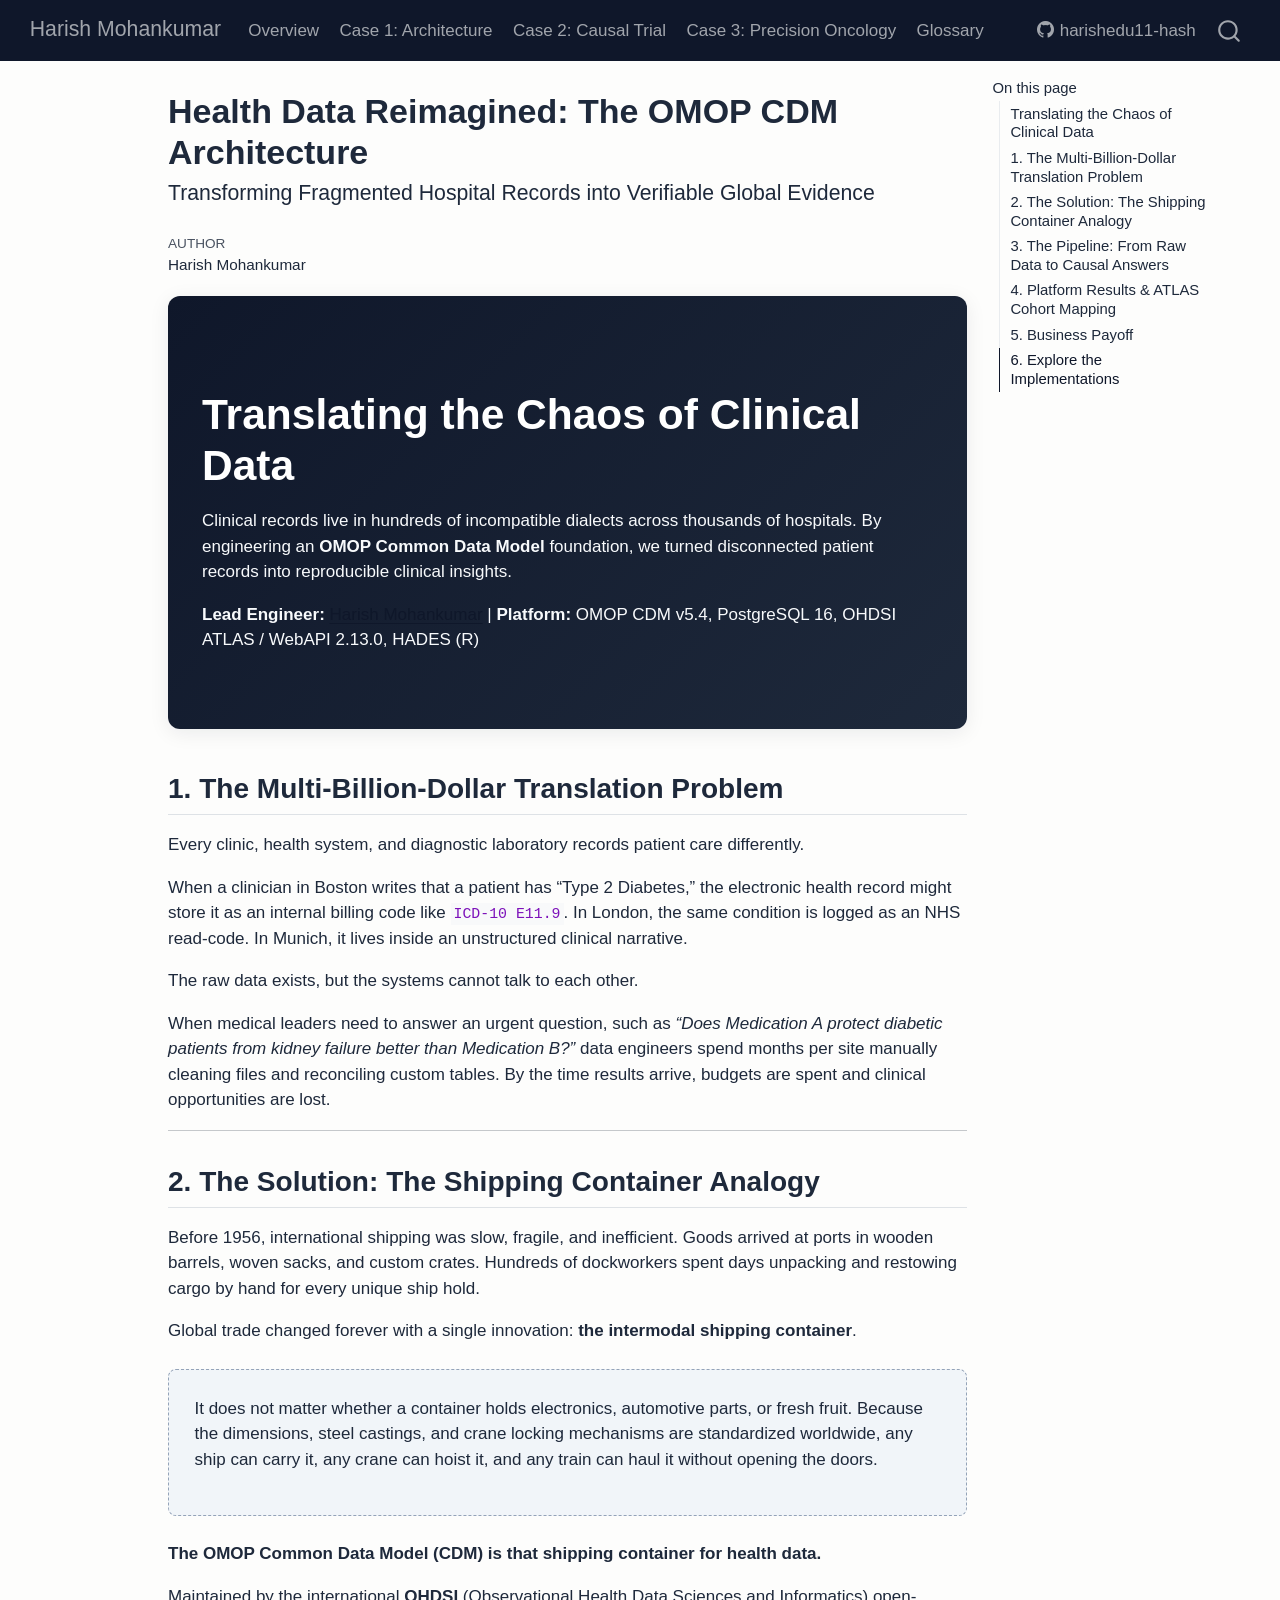
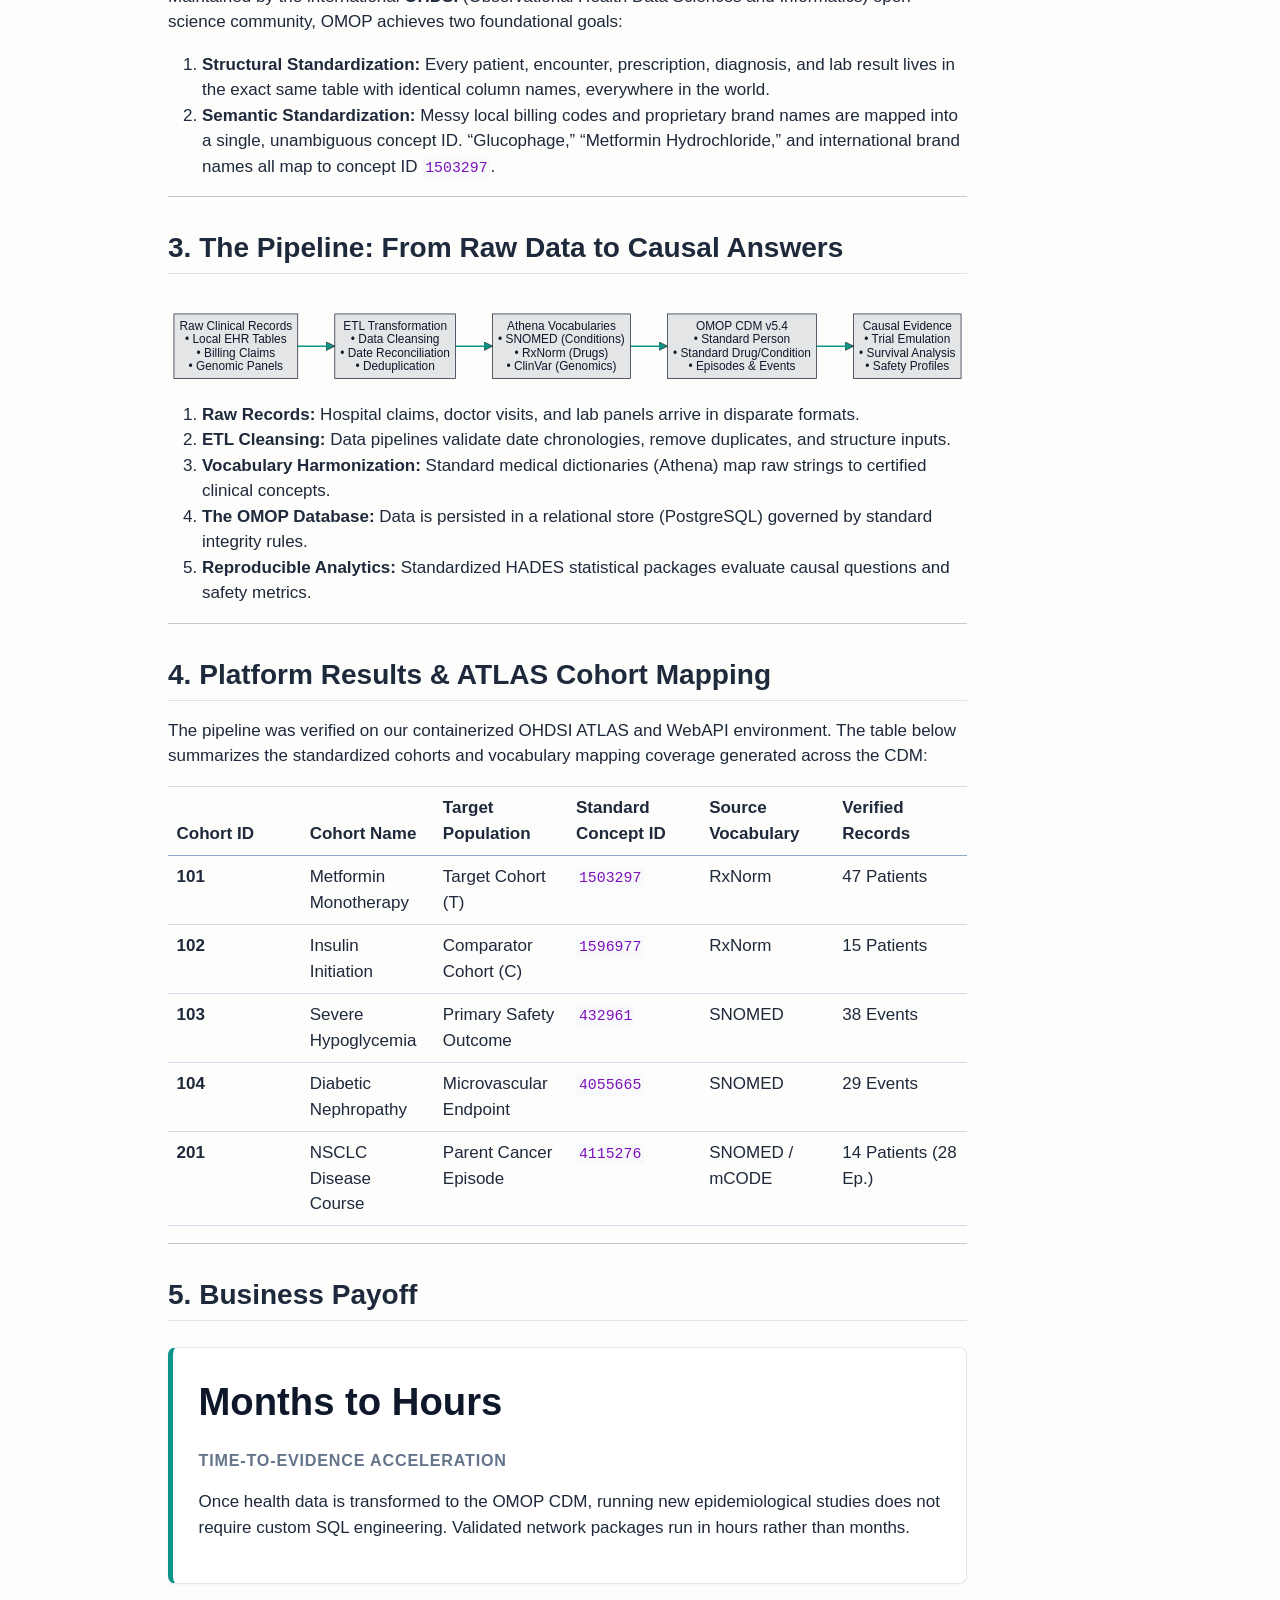
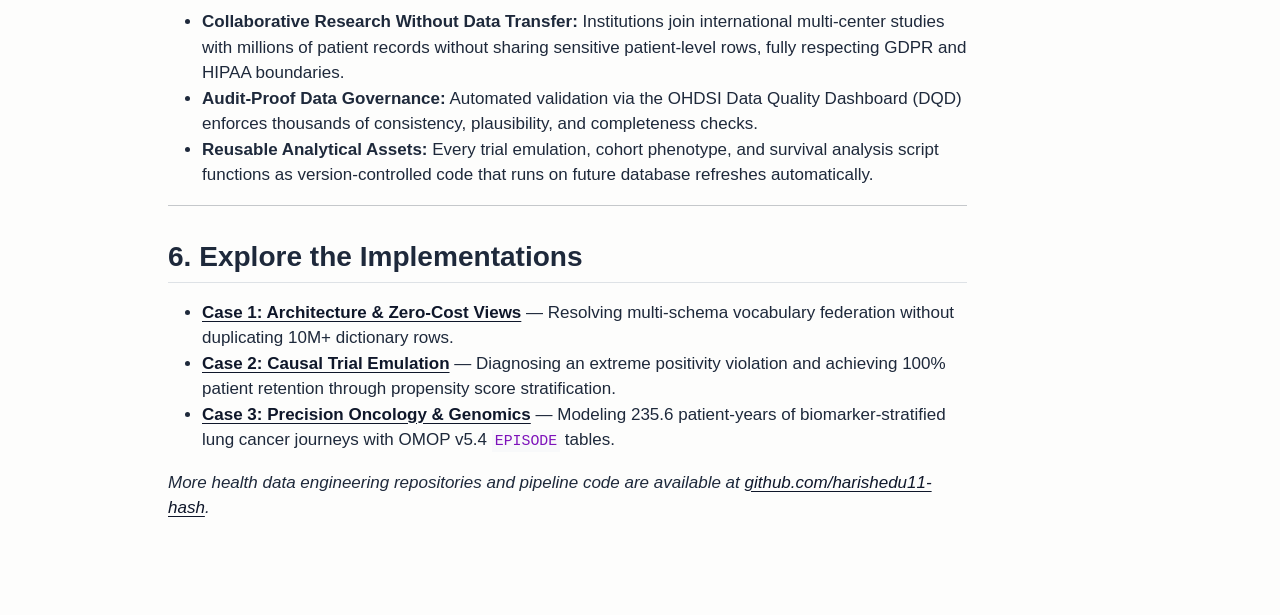
<file: index.html>
<!DOCTYPE html>
<html xmlns="http://www.w3.org/1999/xhtml" lang="en" xml:lang="en"><head>

<meta charset="utf-8">
<meta name="generator" content="quarto-1.4.553">

<meta name="viewport" content="width=device-width, initial-scale=1.0, user-scalable=yes">

<meta name="author" content="Harish Mohankumar">

<title>Harish Mohankumar | Health Data Engineering - Health Data Reimagined: The OMOP CDM Architecture</title>
<style>
code{white-space: pre-wrap;}
span.smallcaps{font-variant: small-caps;}
div.columns{display: flex; gap: min(4vw, 1.5em);}
div.column{flex: auto; overflow-x: auto;}
div.hanging-indent{margin-left: 1.5em; text-indent: -1.5em;}
ul.task-list{list-style: none;}
ul.task-list li input[type="checkbox"] {
  width: 0.8em;
  margin: 0 0.8em 0.2em -1em; /* quarto-specific, see https://github.com/quarto-dev/quarto-cli/issues/4556 */ 
  vertical-align: middle;
}
</style>


<script src="site_libs/quarto-nav/quarto-nav.js"></script>
<script src="site_libs/quarto-nav/headroom.min.js"></script>
<script src="site_libs/clipboard/clipboard.min.js"></script>
<script src="site_libs/quarto-search/autocomplete.umd.js"></script>
<script src="site_libs/quarto-search/fuse.min.js"></script>
<script src="site_libs/quarto-search/quarto-search.js"></script>
<meta name="quarto:offset" content="./">
<script src="site_libs/quarto-html/quarto.js"></script>
<script src="site_libs/quarto-html/popper.min.js"></script>
<script src="site_libs/quarto-html/tippy.umd.min.js"></script>
<script src="site_libs/quarto-html/anchor.min.js"></script>
<link href="site_libs/quarto-html/tippy.css" rel="stylesheet">
<link href="site_libs/quarto-html/quarto-syntax-highlighting.css" rel="stylesheet" id="quarto-text-highlighting-styles">
<script src="site_libs/bootstrap/bootstrap.min.js"></script>
<link href="site_libs/bootstrap/bootstrap-icons.css" rel="stylesheet">
<link href="site_libs/bootstrap/bootstrap.min.css" rel="stylesheet" id="quarto-bootstrap" data-mode="light">
<script id="quarto-search-options" type="application/json">{
  "location": "navbar",
  "copy-button": false,
  "collapse-after": 3,
  "panel-placement": "end",
  "type": "overlay",
  "limit": 50,
  "keyboard-shortcut": [
    "f",
    "/",
    "s"
  ],
  "show-item-context": false,
  "language": {
    "search-no-results-text": "No results",
    "search-matching-documents-text": "matching documents",
    "search-copy-link-title": "Copy link to search",
    "search-hide-matches-text": "Hide additional matches",
    "search-more-match-text": "more match in this document",
    "search-more-matches-text": "more matches in this document",
    "search-clear-button-title": "Clear",
    "search-text-placeholder": "",
    "search-detached-cancel-button-title": "Cancel",
    "search-submit-button-title": "Submit",
    "search-label": "Search"
  }
}</script>
<style>html{ scroll-behavior: smooth; }</style>
<script src="site_libs/quarto-diagram/mermaid.min.js"></script>
<script src="site_libs/quarto-diagram/mermaid-init.js"></script>
<link href="site_libs/quarto-diagram/mermaid.css" rel="stylesheet">


</head>

<body class="nav-fixed">

<div id="quarto-search-results"></div>
  <header id="quarto-header" class="headroom fixed-top">
    <nav class="navbar navbar-expand-lg " data-bs-theme="dark">
      <div class="navbar-container container-fluid">
      <div class="navbar-brand-container mx-auto">
    <a class="navbar-brand" href="./index.html">
    <span class="navbar-title">Harish Mohankumar</span>
    </a>
  </div>
            <div id="quarto-search" class="" title="Search"></div>
          <button class="navbar-toggler" type="button" data-bs-toggle="collapse" data-bs-target="#navbarCollapse" aria-controls="navbarCollapse" aria-expanded="false" aria-label="Toggle navigation" onclick="if (window.quartoToggleHeadroom) { window.quartoToggleHeadroom(); }">
  <span class="navbar-toggler-icon"></span>
</button>
          <div class="collapse navbar-collapse" id="navbarCollapse">
            <ul class="navbar-nav navbar-nav-scroll me-auto">
  <li class="nav-item">
    <a class="nav-link active" href="./index.html" aria-current="page"> 
<span class="menu-text">Overview</span></a>
  </li>  
  <li class="nav-item">
    <a class="nav-link" href="./implementation-1.html"> 
<span class="menu-text">Case 1: Architecture</span></a>
  </li>  
  <li class="nav-item">
    <a class="nav-link" href="./implementation-2.html"> 
<span class="menu-text">Case 2: Causal Trial</span></a>
  </li>  
  <li class="nav-item">
    <a class="nav-link" href="./implementation-3.html"> 
<span class="menu-text">Case 3: Precision Oncology</span></a>
  </li>  
  <li class="nav-item">
    <a class="nav-link" href="./glossary.html"> 
<span class="menu-text">Glossary</span></a>
  </li>  
</ul>
            <ul class="navbar-nav navbar-nav-scroll ms-auto">
  <li class="nav-item">
    <a class="nav-link" href="https://github.com/harishedu11-hash"> <i class="bi bi-github" role="img" aria-label="GitHub Profile">
</i> 
<span class="menu-text">harishedu11-hash</span></a>
  </li>  
</ul>
          </div> <!-- /navcollapse -->
          <div class="quarto-navbar-tools">
</div>
      </div> <!-- /container-fluid -->
    </nav>
</header>
<!-- content -->
<div id="quarto-content" class="quarto-container page-columns page-rows-contents page-layout-article page-navbar">
<!-- sidebar -->
<!-- margin-sidebar -->
    <div id="quarto-margin-sidebar" class="sidebar margin-sidebar">
        <nav id="TOC" role="doc-toc" class="toc-active">
    <h2 id="toc-title">On this page</h2>
   
  <ul>
  <li><a href="#translating-the-chaos-of-clinical-data" id="toc-translating-the-chaos-of-clinical-data" class="nav-link active" data-scroll-target="#translating-the-chaos-of-clinical-data">Translating the Chaos of Clinical Data</a></li>
  <li><a href="#the-multi-billion-dollar-translation-problem" id="toc-the-multi-billion-dollar-translation-problem" class="nav-link" data-scroll-target="#the-multi-billion-dollar-translation-problem">1. The Multi-Billion-Dollar Translation Problem</a></li>
  <li><a href="#the-solution-the-shipping-container-analogy" id="toc-the-solution-the-shipping-container-analogy" class="nav-link" data-scroll-target="#the-solution-the-shipping-container-analogy">2. The Solution: The Shipping Container Analogy</a></li>
  <li><a href="#the-pipeline-from-raw-data-to-causal-answers" id="toc-the-pipeline-from-raw-data-to-causal-answers" class="nav-link" data-scroll-target="#the-pipeline-from-raw-data-to-causal-answers">3. The Pipeline: From Raw Data to Causal Answers</a></li>
  <li><a href="#platform-results-atlas-cohort-mapping" id="toc-platform-results-atlas-cohort-mapping" class="nav-link" data-scroll-target="#platform-results-atlas-cohort-mapping">4. Platform Results &amp; ATLAS Cohort Mapping</a></li>
  <li><a href="#business-payoff" id="toc-business-payoff" class="nav-link" data-scroll-target="#business-payoff">5. Business Payoff</a></li>
  <li><a href="#explore-the-implementations" id="toc-explore-the-implementations" class="nav-link" data-scroll-target="#explore-the-implementations">6. Explore the Implementations</a></li>
  </ul>
</nav>
    </div>
<!-- main -->
<main class="content" id="quarto-document-content">

<header id="title-block-header" class="quarto-title-block default">
<div class="quarto-title">
<h1 class="title">Health Data Reimagined: The OMOP CDM Architecture</h1>
<p class="subtitle lead">Transforming Fragmented Hospital Records into Verifiable Global Evidence</p>
</div>



<div class="quarto-title-meta">

    <div>
    <div class="quarto-title-meta-heading">Author</div>
    <div class="quarto-title-meta-contents">
             <p>Harish Mohankumar </p>
          </div>
  </div>
    
  
    
  </div>
  


</header>


<section id="translating-the-chaos-of-clinical-data" class="level1 hero-banner">
<h1>Translating the Chaos of Clinical Data</h1>
<p>Clinical records live in hundreds of incompatible dialects across thousands of hospitals. By engineering an <strong>OMOP Common Data Model</strong> foundation, we turned disconnected patient records into reproducible clinical insights.</p>
<p><strong>Lead Engineer:</strong> <a href="https://github.com/harishedu11-hash">Harish Mohankumar</a> | <strong>Platform:</strong> OMOP CDM v5.4, PostgreSQL 16, OHDSI ATLAS / WebAPI 2.13.0, HADES (R)</p>
</section>
<section id="the-multi-billion-dollar-translation-problem" class="level2">
<h2 class="anchored" data-anchor-id="the-multi-billion-dollar-translation-problem">1. The Multi-Billion-Dollar Translation Problem</h2>
<p>Every clinic, health system, and diagnostic laboratory records patient care differently.</p>
<p>When a clinician in Boston writes that a patient has “Type 2 Diabetes,” the electronic health record might store it as an internal billing code like <code>ICD-10 E11.9</code>. In London, the same condition is logged as an NHS read-code. In Munich, it lives inside an unstructured clinical narrative.</p>
<p>The raw data exists, but the systems cannot talk to each other.</p>
<p>When medical leaders need to answer an urgent question, such as <em>“Does Medication A protect diabetic patients from kidney failure better than Medication B?”</em> data engineers spend months per site manually cleaning files and reconciling custom tables. By the time results arrive, budgets are spent and clinical opportunities are lost.</p>
<hr>
</section>
<section id="the-solution-the-shipping-container-analogy" class="level2">
<h2 class="anchored" data-anchor-id="the-solution-the-shipping-container-analogy">2. The Solution: The Shipping Container Analogy</h2>
<p>Before 1956, international shipping was slow, fragile, and inefficient. Goods arrived at ports in wooden barrels, woven sacks, and custom crates. Hundreds of dockworkers spent days unpacking and restowing cargo by hand for every unique ship hold.</p>
<p>Global trade changed forever with a single innovation: <strong>the intermodal shipping container</strong>.</p>
<div class="analogy-container">
<p>It does not matter whether a container holds electronics, automotive parts, or fresh fruit. Because the dimensions, steel castings, and crane locking mechanisms are standardized worldwide, any ship can carry it, any crane can hoist it, and any train can haul it without opening the doors.</p>
</div>
<p><strong>The OMOP Common Data Model (CDM) is that shipping container for health data.</strong></p>
<p>Maintained by the international <strong>OHDSI</strong> (Observational Health Data Sciences and Informatics) open-science community, OMOP achieves two foundational goals:</p>
<ol type="1">
<li><strong>Structural Standardization:</strong> Every patient, encounter, prescription, diagnosis, and lab result lives in the exact same table with identical column names, everywhere in the world.</li>
<li><strong>Semantic Standardization:</strong> Messy local billing codes and proprietary brand names are mapped into a single, unambiguous concept ID. “Glucophage,” “Metformin Hydrochloride,” and international brand names all map to concept ID <code>1503297</code>.</li>
</ol>
<hr>
</section>
<section id="the-pipeline-from-raw-data-to-causal-answers" class="level2">
<h2 class="anchored" data-anchor-id="the-pipeline-from-raw-data-to-causal-answers">3. The Pipeline: From Raw Data to Causal Answers</h2>
<div class="cell" data-layout-align="default">
<div class="cell-output-display">
<div>
<p></p><figure class="figure"><p></p>
<div>
<pre class="mermaid mermaid-js">flowchart LR
    A["Raw Clinical Records&lt;br/&gt;• Local EHR Tables&lt;br/&gt;• Billing Claims&lt;br/&gt;• Genomic Panels"] --&gt; B["ETL Transformation&lt;br/&gt;• Data Cleansing&lt;br/&gt;• Date Reconciliation&lt;br/&gt;• Deduplication"]
    B --&gt; C["Athena Vocabularies&lt;br/&gt;• SNOMED (Conditions)&lt;br/&gt;• RxNorm (Drugs)&lt;br/&gt;• ClinVar (Genomics)"]
    C --&gt; D["OMOP CDM v5.4&lt;br/&gt;• Standard Person&lt;br/&gt;• Standard Drug/Condition&lt;br/&gt;• Episodes &amp; Events"]
    D --&gt; E["Causal Evidence&lt;br/&gt;• Trial Emulation&lt;br/&gt;• Survival Analysis&lt;br/&gt;• Safety Profiles"]

</pre>
</div>
<p></p></figure><p></p>
</div>
</div>
</div>
<ol type="1">
<li><strong>Raw Records:</strong> Hospital claims, doctor visits, and lab panels arrive in disparate formats.</li>
<li><strong>ETL Cleansing:</strong> Data pipelines validate date chronologies, remove duplicates, and structure inputs.</li>
<li><strong>Vocabulary Harmonization:</strong> Standard medical dictionaries (Athena) map raw strings to certified clinical concepts.</li>
<li><strong>The OMOP Database:</strong> Data is persisted in a relational store (PostgreSQL) governed by standard integrity rules.</li>
<li><strong>Reproducible Analytics:</strong> Standardized HADES statistical packages evaluate causal questions and safety metrics.</li>
</ol>
<hr>
</section>
<section id="platform-results-atlas-cohort-mapping" class="level2">
<h2 class="anchored" data-anchor-id="platform-results-atlas-cohort-mapping">4. Platform Results &amp; ATLAS Cohort Mapping</h2>
<p>The pipeline was verified on our containerized OHDSI ATLAS and WebAPI environment. The table below summarizes the standardized cohorts and vocabulary mapping coverage generated across the CDM:</p>
<table class="table">
<colgroup>
<col style="width: 16%">
<col style="width: 16%">
<col style="width: 16%">
<col style="width: 16%">
<col style="width: 16%">
<col style="width: 16%">
</colgroup>
<thead>
<tr class="header">
<th>Cohort ID</th>
<th>Cohort Name</th>
<th>Target Population</th>
<th>Standard Concept ID</th>
<th>Source Vocabulary</th>
<th>Verified Records</th>
</tr>
</thead>
<tbody>
<tr class="odd">
<td><strong>101</strong></td>
<td>Metformin Monotherapy</td>
<td>Target Cohort (T)</td>
<td><code>1503297</code></td>
<td>RxNorm</td>
<td>47 Patients</td>
</tr>
<tr class="even">
<td><strong>102</strong></td>
<td>Insulin Initiation</td>
<td>Comparator Cohort (C)</td>
<td><code>1596977</code></td>
<td>RxNorm</td>
<td>15 Patients</td>
</tr>
<tr class="odd">
<td><strong>103</strong></td>
<td>Severe Hypoglycemia</td>
<td>Primary Safety Outcome</td>
<td><code>432961</code></td>
<td>SNOMED</td>
<td>38 Events</td>
</tr>
<tr class="even">
<td><strong>104</strong></td>
<td>Diabetic Nephropathy</td>
<td>Microvascular Endpoint</td>
<td><code>4055665</code></td>
<td>SNOMED</td>
<td>29 Events</td>
</tr>
<tr class="odd">
<td><strong>201</strong></td>
<td>NSCLC Disease Course</td>
<td>Parent Cancer Episode</td>
<td><code>4115276</code></td>
<td>SNOMED / mCODE</td>
<td>14 Patients (28 Ep.)</td>
</tr>
</tbody>
</table>
<hr>
</section>
<section id="business-payoff" class="level2">
<h2 class="anchored" data-anchor-id="business-payoff">5. Business Payoff</h2>
<div class="metric-card">
<div class="metric-headline">
<p>Months to Hours</p>
</div>
<div class="metric-label">
<p>Time-to-Evidence Acceleration</p>
</div>
<p>Once health data is transformed to the OMOP CDM, running new epidemiological studies does not require custom SQL engineering. Validated network packages run in hours rather than months.</p>
</div>
<ul>
<li><strong>Collaborative Research Without Data Transfer:</strong> Institutions join international multi-center studies with millions of patient records without sharing sensitive patient-level rows, fully respecting GDPR and HIPAA boundaries.</li>
<li><strong>Audit-Proof Data Governance:</strong> Automated validation via the OHDSI Data Quality Dashboard (DQD) enforces thousands of consistency, plausibility, and completeness checks.</li>
<li><strong>Reusable Analytical Assets:</strong> Every trial emulation, cohort phenotype, and survival analysis script functions as version-controlled code that runs on future database refreshes automatically.</li>
</ul>
<hr>
</section>
<section id="explore-the-implementations" class="level2">
<h2 class="anchored" data-anchor-id="explore-the-implementations">6. Explore the Implementations</h2>
<ul>
<li><strong><a href="https://www.google.com/search?q=implementation-1.qmd">Case 1: Architecture &amp; Zero-Cost Views</a></strong> — Resolving multi-schema vocabulary federation without duplicating 10M+ dictionary rows.</li>
<li><strong><a href="https://www.google.com/search?q=implementation-2.qmd">Case 2: Causal Trial Emulation</a></strong> — Diagnosing an extreme positivity violation and achieving 100% patient retention through propensity score stratification.</li>
<li><strong><a href="https://www.google.com/search?q=implementation-3.qmd">Case 3: Precision Oncology &amp; Genomics</a></strong> — Modeling 235.6 patient-years of biomarker-stratified lung cancer journeys with OMOP v5.4 <code>EPISODE</code> tables.</li>
</ul>
<p><em>More health data engineering repositories and pipeline code are available at <a href="https://www.google.com/url?sa=E&amp;source=gmail&amp;q=https://github.com/harishedu11-hash">github.com/harishedu11-hash</a>.</em></p>


</section>

</main> <!-- /main -->
<script id="quarto-html-after-body" type="application/javascript">
window.document.addEventListener("DOMContentLoaded", function (event) {
  const toggleBodyColorMode = (bsSheetEl) => {
    const mode = bsSheetEl.getAttribute("data-mode");
    const bodyEl = window.document.querySelector("body");
    if (mode === "dark") {
      bodyEl.classList.add("quarto-dark");
      bodyEl.classList.remove("quarto-light");
    } else {
      bodyEl.classList.add("quarto-light");
      bodyEl.classList.remove("quarto-dark");
    }
  }
  const toggleBodyColorPrimary = () => {
    const bsSheetEl = window.document.querySelector("link#quarto-bootstrap");
    if (bsSheetEl) {
      toggleBodyColorMode(bsSheetEl);
    }
  }
  toggleBodyColorPrimary();  
  const icon = "";
  const anchorJS = new window.AnchorJS();
  anchorJS.options = {
    placement: 'right',
    icon: icon
  };
  anchorJS.add('.anchored');
  const isCodeAnnotation = (el) => {
    for (const clz of el.classList) {
      if (clz.startsWith('code-annotation-')) {                     
        return true;
      }
    }
    return false;
  }
  const clipboard = new window.ClipboardJS('.code-copy-button', {
    text: function(trigger) {
      const codeEl = trigger.previousElementSibling.cloneNode(true);
      for (const childEl of codeEl.children) {
        if (isCodeAnnotation(childEl)) {
          childEl.remove();
        }
      }
      return codeEl.innerText;
    }
  });
  clipboard.on('success', function(e) {
    // button target
    const button = e.trigger;
    // don't keep focus
    button.blur();
    // flash "checked"
    button.classList.add('code-copy-button-checked');
    var currentTitle = button.getAttribute("title");
    button.setAttribute("title", "Copied!");
    let tooltip;
    if (window.bootstrap) {
      button.setAttribute("data-bs-toggle", "tooltip");
      button.setAttribute("data-bs-placement", "left");
      button.setAttribute("data-bs-title", "Copied!");
      tooltip = new bootstrap.Tooltip(button, 
        { trigger: "manual", 
          customClass: "code-copy-button-tooltip",
          offset: [0, -8]});
      tooltip.show();    
    }
    setTimeout(function() {
      if (tooltip) {
        tooltip.hide();
        button.removeAttribute("data-bs-title");
        button.removeAttribute("data-bs-toggle");
        button.removeAttribute("data-bs-placement");
      }
      button.setAttribute("title", currentTitle);
      button.classList.remove('code-copy-button-checked');
    }, 1000);
    // clear code selection
    e.clearSelection();
  });
    var localhostRegex = new RegExp(/^(?:http|https):\/\/localhost\:?[0-9]*\//);
    var mailtoRegex = new RegExp(/^mailto:/);
      var filterRegex = new RegExp("https:\/\/harishedu11-hash\.github\.io\/omop-showcase");
    var isInternal = (href) => {
        return filterRegex.test(href) || localhostRegex.test(href) || mailtoRegex.test(href);
    }
    // Inspect non-navigation links and adorn them if external
 	var links = window.document.querySelectorAll('a[href]:not(.nav-link):not(.navbar-brand):not(.toc-action):not(.sidebar-link):not(.sidebar-item-toggle):not(.pagination-link):not(.no-external):not([aria-hidden]):not(.dropdown-item):not(.quarto-navigation-tool)');
    for (var i=0; i<links.length; i++) {
      const link = links[i];
      if (!isInternal(link.href)) {
        // undo the damage that might have been done by quarto-nav.js in the case of
        // links that we want to consider external
        if (link.dataset.originalHref !== undefined) {
          link.href = link.dataset.originalHref;
        }
      }
    }
  function tippyHover(el, contentFn, onTriggerFn, onUntriggerFn) {
    const config = {
      allowHTML: true,
      maxWidth: 500,
      delay: 100,
      arrow: false,
      appendTo: function(el) {
          return el.parentElement;
      },
      interactive: true,
      interactiveBorder: 10,
      theme: 'quarto',
      placement: 'bottom-start',
    };
    if (contentFn) {
      config.content = contentFn;
    }
    if (onTriggerFn) {
      config.onTrigger = onTriggerFn;
    }
    if (onUntriggerFn) {
      config.onUntrigger = onUntriggerFn;
    }
    window.tippy(el, config); 
  }
  const noterefs = window.document.querySelectorAll('a[role="doc-noteref"]');
  for (var i=0; i<noterefs.length; i++) {
    const ref = noterefs[i];
    tippyHover(ref, function() {
      // use id or data attribute instead here
      let href = ref.getAttribute('data-footnote-href') || ref.getAttribute('href');
      try { href = new URL(href).hash; } catch {}
      const id = href.replace(/^#\/?/, "");
      const note = window.document.getElementById(id);
      if (note) {
        return note.innerHTML;
      } else {
        return "";
      }
    });
  }
  const xrefs = window.document.querySelectorAll('a.quarto-xref');
  const processXRef = (id, note) => {
    // Strip column container classes
    const stripColumnClz = (el) => {
      el.classList.remove("page-full", "page-columns");
      if (el.children) {
        for (const child of el.children) {
          stripColumnClz(child);
        }
      }
    }
    stripColumnClz(note)
    if (id === null || id.startsWith('sec-')) {
      // Special case sections, only their first couple elements
      const container = document.createElement("div");
      if (note.children && note.children.length > 2) {
        container.appendChild(note.children[0].cloneNode(true));
        for (let i = 1; i < note.children.length; i++) {
          const child = note.children[i];
          if (child.tagName === "P" && child.innerText === "") {
            continue;
          } else {
            container.appendChild(child.cloneNode(true));
            break;
          }
        }
        if (window.Quarto?.typesetMath) {
          window.Quarto.typesetMath(container);
        }
        return container.innerHTML
      } else {
        if (window.Quarto?.typesetMath) {
          window.Quarto.typesetMath(note);
        }
        return note.innerHTML;
      }
    } else {
      // Remove any anchor links if they are present
      const anchorLink = note.querySelector('a.anchorjs-link');
      if (anchorLink) {
        anchorLink.remove();
      }
      if (window.Quarto?.typesetMath) {
        window.Quarto.typesetMath(note);
      }
      // TODO in 1.5, we should make sure this works without a callout special case
      if (note.classList.contains("callout")) {
        return note.outerHTML;
      } else {
        return note.innerHTML;
      }
    }
  }
  for (var i=0; i<xrefs.length; i++) {
    const xref = xrefs[i];
    tippyHover(xref, undefined, function(instance) {
      instance.disable();
      let url = xref.getAttribute('href');
      let hash = undefined; 
      if (url.startsWith('#')) {
        hash = url;
      } else {
        try { hash = new URL(url).hash; } catch {}
      }
      if (hash) {
        const id = hash.replace(/^#\/?/, "");
        const note = window.document.getElementById(id);
        if (note !== null) {
          try {
            const html = processXRef(id, note.cloneNode(true));
            instance.setContent(html);
          } finally {
            instance.enable();
            instance.show();
          }
        } else {
          // See if we can fetch this
          fetch(url.split('#')[0])
          .then(res => res.text())
          .then(html => {
            const parser = new DOMParser();
            const htmlDoc = parser.parseFromString(html, "text/html");
            const note = htmlDoc.getElementById(id);
            if (note !== null) {
              const html = processXRef(id, note);
              instance.setContent(html);
            } 
          }).finally(() => {
            instance.enable();
            instance.show();
          });
        }
      } else {
        // See if we can fetch a full url (with no hash to target)
        // This is a special case and we should probably do some content thinning / targeting
        fetch(url)
        .then(res => res.text())
        .then(html => {
          const parser = new DOMParser();
          const htmlDoc = parser.parseFromString(html, "text/html");
          const note = htmlDoc.querySelector('main.content');
          if (note !== null) {
            // This should only happen for chapter cross references
            // (since there is no id in the URL)
            // remove the first header
            if (note.children.length > 0 && note.children[0].tagName === "HEADER") {
              note.children[0].remove();
            }
            const html = processXRef(null, note);
            instance.setContent(html);
          } 
        }).finally(() => {
          instance.enable();
          instance.show();
        });
      }
    }, function(instance) {
    });
  }
      let selectedAnnoteEl;
      const selectorForAnnotation = ( cell, annotation) => {
        let cellAttr = 'data-code-cell="' + cell + '"';
        let lineAttr = 'data-code-annotation="' +  annotation + '"';
        const selector = 'span[' + cellAttr + '][' + lineAttr + ']';
        return selector;
      }
      const selectCodeLines = (annoteEl) => {
        const doc = window.document;
        const targetCell = annoteEl.getAttribute("data-target-cell");
        const targetAnnotation = annoteEl.getAttribute("data-target-annotation");
        const annoteSpan = window.document.querySelector(selectorForAnnotation(targetCell, targetAnnotation));
        const lines = annoteSpan.getAttribute("data-code-lines").split(",");
        const lineIds = lines.map((line) => {
          return targetCell + "-" + line;
        })
        let top = null;
        let height = null;
        let parent = null;
        if (lineIds.length > 0) {
            //compute the position of the single el (top and bottom and make a div)
            const el = window.document.getElementById(lineIds[0]);
            top = el.offsetTop;
            height = el.offsetHeight;
            parent = el.parentElement.parentElement;
          if (lineIds.length > 1) {
            const lastEl = window.document.getElementById(lineIds[lineIds.length - 1]);
            const bottom = lastEl.offsetTop + lastEl.offsetHeight;
            height = bottom - top;
          }
          if (top !== null && height !== null && parent !== null) {
            // cook up a div (if necessary) and position it 
            let div = window.document.getElementById("code-annotation-line-highlight");
            if (div === null) {
              div = window.document.createElement("div");
              div.setAttribute("id", "code-annotation-line-highlight");
              div.style.position = 'absolute';
              parent.appendChild(div);
            }
            div.style.top = top - 2 + "px";
            div.style.height = height + 4 + "px";
            div.style.left = 0;
            let gutterDiv = window.document.getElementById("code-annotation-line-highlight-gutter");
            if (gutterDiv === null) {
              gutterDiv = window.document.createElement("div");
              gutterDiv.setAttribute("id", "code-annotation-line-highlight-gutter");
              gutterDiv.style.position = 'absolute';
              const codeCell = window.document.getElementById(targetCell);
              const gutter = codeCell.querySelector('.code-annotation-gutter');
              gutter.appendChild(gutterDiv);
            }
            gutterDiv.style.top = top - 2 + "px";
            gutterDiv.style.height = height + 4 + "px";
          }
          selectedAnnoteEl = annoteEl;
        }
      };
      const unselectCodeLines = () => {
        const elementsIds = ["code-annotation-line-highlight", "code-annotation-line-highlight-gutter"];
        elementsIds.forEach((elId) => {
          const div = window.document.getElementById(elId);
          if (div) {
            div.remove();
          }
        });
        selectedAnnoteEl = undefined;
      };
        // Handle positioning of the toggle
    window.addEventListener(
      "resize",
      throttle(() => {
        elRect = undefined;
        if (selectedAnnoteEl) {
          selectCodeLines(selectedAnnoteEl);
        }
      }, 10)
    );
    function throttle(fn, ms) {
    let throttle = false;
    let timer;
      return (...args) => {
        if(!throttle) { // first call gets through
            fn.apply(this, args);
            throttle = true;
        } else { // all the others get throttled
            if(timer) clearTimeout(timer); // cancel #2
            timer = setTimeout(() => {
              fn.apply(this, args);
              timer = throttle = false;
            }, ms);
        }
      };
    }
      // Attach click handler to the DT
      const annoteDls = window.document.querySelectorAll('dt[data-target-cell]');
      for (const annoteDlNode of annoteDls) {
        annoteDlNode.addEventListener('click', (event) => {
          const clickedEl = event.target;
          if (clickedEl !== selectedAnnoteEl) {
            unselectCodeLines();
            const activeEl = window.document.querySelector('dt[data-target-cell].code-annotation-active');
            if (activeEl) {
              activeEl.classList.remove('code-annotation-active');
            }
            selectCodeLines(clickedEl);
            clickedEl.classList.add('code-annotation-active');
          } else {
            // Unselect the line
            unselectCodeLines();
            clickedEl.classList.remove('code-annotation-active');
          }
        });
      }
  const findCites = (el) => {
    const parentEl = el.parentElement;
    if (parentEl) {
      const cites = parentEl.dataset.cites;
      if (cites) {
        return {
          el,
          cites: cites.split(' ')
        };
      } else {
        return findCites(el.parentElement)
      }
    } else {
      return undefined;
    }
  };
  var bibliorefs = window.document.querySelectorAll('a[role="doc-biblioref"]');
  for (var i=0; i<bibliorefs.length; i++) {
    const ref = bibliorefs[i];
    const citeInfo = findCites(ref);
    if (citeInfo) {
      tippyHover(citeInfo.el, function() {
        var popup = window.document.createElement('div');
        citeInfo.cites.forEach(function(cite) {
          var citeDiv = window.document.createElement('div');
          citeDiv.classList.add('hanging-indent');
          citeDiv.classList.add('csl-entry');
          var biblioDiv = window.document.getElementById('ref-' + cite);
          if (biblioDiv) {
            citeDiv.innerHTML = biblioDiv.innerHTML;
          }
          popup.appendChild(citeDiv);
        });
        return popup.innerHTML;
      });
    }
  }
});
</script>
</div> <!-- /content -->




<script src="site_libs/quarto-html/zenscroll-min.js"></script>
</body></html>
</file>
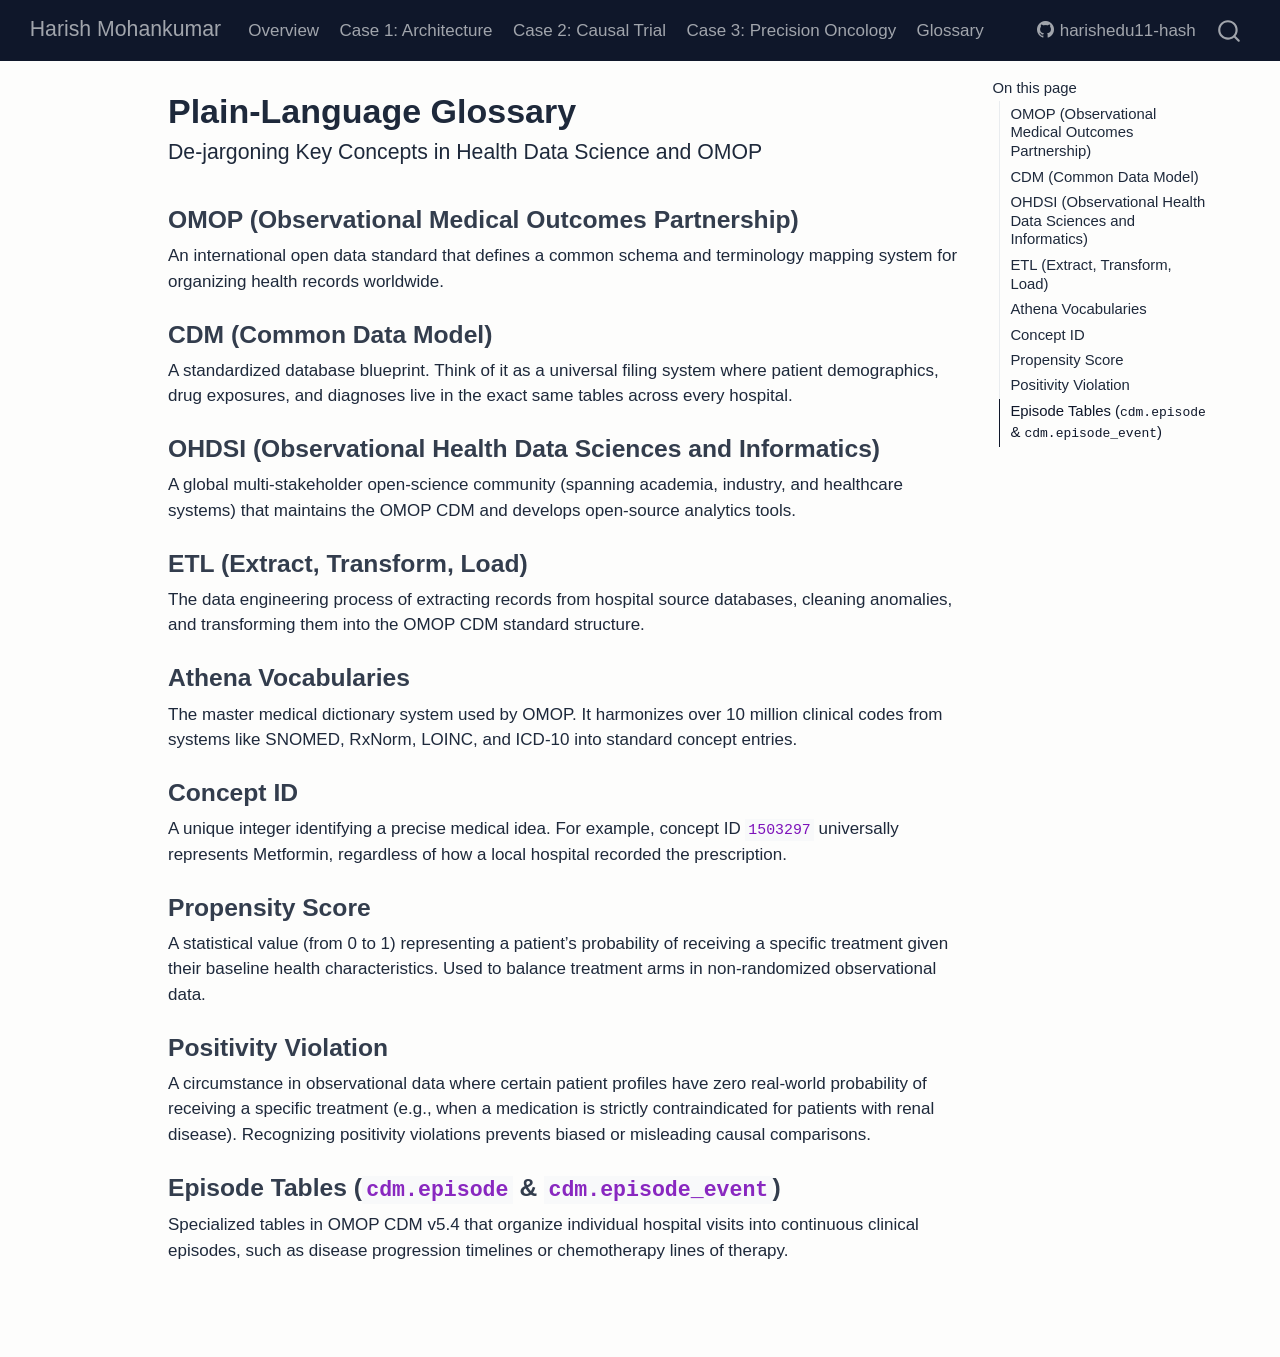
<file: glossary.html>
<!DOCTYPE html>
<html xmlns="http://www.w3.org/1999/xhtml" lang="en" xml:lang="en"><head>

<meta charset="utf-8">
<meta name="generator" content="quarto-1.4.553">

<meta name="viewport" content="width=device-width, initial-scale=1.0, user-scalable=yes">


<title>Harish Mohankumar | Health Data Engineering - Plain-Language Glossary</title>
<style>
code{white-space: pre-wrap;}
span.smallcaps{font-variant: small-caps;}
div.columns{display: flex; gap: min(4vw, 1.5em);}
div.column{flex: auto; overflow-x: auto;}
div.hanging-indent{margin-left: 1.5em; text-indent: -1.5em;}
ul.task-list{list-style: none;}
ul.task-list li input[type="checkbox"] {
  width: 0.8em;
  margin: 0 0.8em 0.2em -1em; /* quarto-specific, see https://github.com/quarto-dev/quarto-cli/issues/4556 */ 
  vertical-align: middle;
}
</style>


<script src="site_libs/quarto-nav/quarto-nav.js"></script>
<script src="site_libs/quarto-nav/headroom.min.js"></script>
<script src="site_libs/clipboard/clipboard.min.js"></script>
<script src="site_libs/quarto-search/autocomplete.umd.js"></script>
<script src="site_libs/quarto-search/fuse.min.js"></script>
<script src="site_libs/quarto-search/quarto-search.js"></script>
<meta name="quarto:offset" content="./">
<script src="site_libs/quarto-html/quarto.js"></script>
<script src="site_libs/quarto-html/popper.min.js"></script>
<script src="site_libs/quarto-html/tippy.umd.min.js"></script>
<script src="site_libs/quarto-html/anchor.min.js"></script>
<link href="site_libs/quarto-html/tippy.css" rel="stylesheet">
<link href="site_libs/quarto-html/quarto-syntax-highlighting.css" rel="stylesheet" id="quarto-text-highlighting-styles">
<script src="site_libs/bootstrap/bootstrap.min.js"></script>
<link href="site_libs/bootstrap/bootstrap-icons.css" rel="stylesheet">
<link href="site_libs/bootstrap/bootstrap.min.css" rel="stylesheet" id="quarto-bootstrap" data-mode="light">
<script id="quarto-search-options" type="application/json">{
  "location": "navbar",
  "copy-button": false,
  "collapse-after": 3,
  "panel-placement": "end",
  "type": "overlay",
  "limit": 50,
  "keyboard-shortcut": [
    "f",
    "/",
    "s"
  ],
  "show-item-context": false,
  "language": {
    "search-no-results-text": "No results",
    "search-matching-documents-text": "matching documents",
    "search-copy-link-title": "Copy link to search",
    "search-hide-matches-text": "Hide additional matches",
    "search-more-match-text": "more match in this document",
    "search-more-matches-text": "more matches in this document",
    "search-clear-button-title": "Clear",
    "search-text-placeholder": "",
    "search-detached-cancel-button-title": "Cancel",
    "search-submit-button-title": "Submit",
    "search-label": "Search"
  }
}</script>
<style>html{ scroll-behavior: smooth; }</style>


</head>

<body class="nav-fixed">

<div id="quarto-search-results"></div>
  <header id="quarto-header" class="headroom fixed-top">
    <nav class="navbar navbar-expand-lg " data-bs-theme="dark">
      <div class="navbar-container container-fluid">
      <div class="navbar-brand-container mx-auto">
    <a class="navbar-brand" href="./index.html">
    <span class="navbar-title">Harish Mohankumar</span>
    </a>
  </div>
            <div id="quarto-search" class="" title="Search"></div>
          <button class="navbar-toggler" type="button" data-bs-toggle="collapse" data-bs-target="#navbarCollapse" aria-controls="navbarCollapse" aria-expanded="false" aria-label="Toggle navigation" onclick="if (window.quartoToggleHeadroom) { window.quartoToggleHeadroom(); }">
  <span class="navbar-toggler-icon"></span>
</button>
          <div class="collapse navbar-collapse" id="navbarCollapse">
            <ul class="navbar-nav navbar-nav-scroll me-auto">
  <li class="nav-item">
    <a class="nav-link" href="./index.html"> 
<span class="menu-text">Overview</span></a>
  </li>  
  <li class="nav-item">
    <a class="nav-link" href="./implementation-1.html"> 
<span class="menu-text">Case 1: Architecture</span></a>
  </li>  
  <li class="nav-item">
    <a class="nav-link" href="./implementation-2.html"> 
<span class="menu-text">Case 2: Causal Trial</span></a>
  </li>  
  <li class="nav-item">
    <a class="nav-link" href="./implementation-3.html"> 
<span class="menu-text">Case 3: Precision Oncology</span></a>
  </li>  
  <li class="nav-item">
    <a class="nav-link active" href="./glossary.html" aria-current="page"> 
<span class="menu-text">Glossary</span></a>
  </li>  
</ul>
            <ul class="navbar-nav navbar-nav-scroll ms-auto">
  <li class="nav-item">
    <a class="nav-link" href="https://github.com/harishedu11-hash"> <i class="bi bi-github" role="img" aria-label="GitHub Profile">
</i> 
<span class="menu-text">harishedu11-hash</span></a>
  </li>  
</ul>
          </div> <!-- /navcollapse -->
          <div class="quarto-navbar-tools">
</div>
      </div> <!-- /container-fluid -->
    </nav>
</header>
<!-- content -->
<div id="quarto-content" class="quarto-container page-columns page-rows-contents page-layout-article page-navbar">
<!-- sidebar -->
<!-- margin-sidebar -->
    <div id="quarto-margin-sidebar" class="sidebar margin-sidebar">
        <nav id="TOC" role="doc-toc" class="toc-active">
    <h2 id="toc-title">On this page</h2>
   
  <ul>
  <li><a href="#omop-observational-medical-outcomes-partnership" id="toc-omop-observational-medical-outcomes-partnership" class="nav-link active" data-scroll-target="#omop-observational-medical-outcomes-partnership">OMOP (Observational Medical Outcomes Partnership)</a></li>
  <li><a href="#cdm-common-data-model" id="toc-cdm-common-data-model" class="nav-link" data-scroll-target="#cdm-common-data-model">CDM (Common Data Model)</a></li>
  <li><a href="#ohdsi-observational-health-data-sciences-and-informatics" id="toc-ohdsi-observational-health-data-sciences-and-informatics" class="nav-link" data-scroll-target="#ohdsi-observational-health-data-sciences-and-informatics">OHDSI (Observational Health Data Sciences and Informatics)</a></li>
  <li><a href="#etl-extract-transform-load" id="toc-etl-extract-transform-load" class="nav-link" data-scroll-target="#etl-extract-transform-load">ETL (Extract, Transform, Load)</a></li>
  <li><a href="#athena-vocabularies" id="toc-athena-vocabularies" class="nav-link" data-scroll-target="#athena-vocabularies">Athena Vocabularies</a></li>
  <li><a href="#concept-id" id="toc-concept-id" class="nav-link" data-scroll-target="#concept-id">Concept ID</a></li>
  <li><a href="#propensity-score" id="toc-propensity-score" class="nav-link" data-scroll-target="#propensity-score">Propensity Score</a></li>
  <li><a href="#positivity-violation" id="toc-positivity-violation" class="nav-link" data-scroll-target="#positivity-violation">Positivity Violation</a></li>
  <li><a href="#episode-tables-cdm.episode-cdm.episode_event" id="toc-episode-tables-cdm.episode-cdm.episode_event" class="nav-link" data-scroll-target="#episode-tables-cdm.episode-cdm.episode_event">Episode Tables (<code>cdm.episode</code> &amp; <code>cdm.episode_event</code>)</a></li>
  </ul>
</nav>
    </div>
<!-- main -->
<main class="content" id="quarto-document-content">

<header id="title-block-header" class="quarto-title-block default">
<div class="quarto-title">
<h1 class="title">Plain-Language Glossary</h1>
<p class="subtitle lead">De-jargoning Key Concepts in Health Data Science and OMOP</p>
</div>



<div class="quarto-title-meta">

    
  
    
  </div>
  


</header>


<section id="omop-observational-medical-outcomes-partnership" class="level3">
<h3 class="anchored" data-anchor-id="omop-observational-medical-outcomes-partnership">OMOP (Observational Medical Outcomes Partnership)</h3>
<p>An international open data standard that defines a common schema and terminology mapping system for organizing health records worldwide.</p>
</section>
<section id="cdm-common-data-model" class="level3">
<h3 class="anchored" data-anchor-id="cdm-common-data-model">CDM (Common Data Model)</h3>
<p>A standardized database blueprint. Think of it as a universal filing system where patient demographics, drug exposures, and diagnoses live in the exact same tables across every hospital.</p>
</section>
<section id="ohdsi-observational-health-data-sciences-and-informatics" class="level3">
<h3 class="anchored" data-anchor-id="ohdsi-observational-health-data-sciences-and-informatics">OHDSI (Observational Health Data Sciences and Informatics)</h3>
<p>A global multi-stakeholder open-science community (spanning academia, industry, and healthcare systems) that maintains the OMOP CDM and develops open-source analytics tools.</p>
</section>
<section id="etl-extract-transform-load" class="level3">
<h3 class="anchored" data-anchor-id="etl-extract-transform-load">ETL (Extract, Transform, Load)</h3>
<p>The data engineering process of extracting records from hospital source databases, cleaning anomalies, and transforming them into the OMOP CDM standard structure.</p>
</section>
<section id="athena-vocabularies" class="level3">
<h3 class="anchored" data-anchor-id="athena-vocabularies">Athena Vocabularies</h3>
<p>The master medical dictionary system used by OMOP. It harmonizes over 10 million clinical codes from systems like SNOMED, RxNorm, LOINC, and ICD-10 into standard concept entries.</p>
</section>
<section id="concept-id" class="level3">
<h3 class="anchored" data-anchor-id="concept-id">Concept ID</h3>
<p>A unique integer identifying a precise medical idea. For example, concept ID <code>1503297</code> universally represents Metformin, regardless of how a local hospital recorded the prescription.</p>
</section>
<section id="propensity-score" class="level3">
<h3 class="anchored" data-anchor-id="propensity-score">Propensity Score</h3>
<p>A statistical value (from 0 to 1) representing a patient’s probability of receiving a specific treatment given their baseline health characteristics. Used to balance treatment arms in non-randomized observational data.</p>
</section>
<section id="positivity-violation" class="level3">
<h3 class="anchored" data-anchor-id="positivity-violation">Positivity Violation</h3>
<p>A circumstance in observational data where certain patient profiles have zero real-world probability of receiving a specific treatment (e.g., when a medication is strictly contraindicated for patients with renal disease). Recognizing positivity violations prevents biased or misleading causal comparisons.</p>
</section>
<section id="episode-tables-cdm.episode-cdm.episode_event" class="level3">
<h3 class="anchored" data-anchor-id="episode-tables-cdm.episode-cdm.episode_event">Episode Tables (<code>cdm.episode</code> &amp; <code>cdm.episode_event</code>)</h3>
<p>Specialized tables in OMOP CDM v5.4 that organize individual hospital visits into continuous clinical episodes, such as disease progression timelines or chemotherapy lines of therapy.</p>


</section>

</main> <!-- /main -->
<script id="quarto-html-after-body" type="application/javascript">
window.document.addEventListener("DOMContentLoaded", function (event) {
  const toggleBodyColorMode = (bsSheetEl) => {
    const mode = bsSheetEl.getAttribute("data-mode");
    const bodyEl = window.document.querySelector("body");
    if (mode === "dark") {
      bodyEl.classList.add("quarto-dark");
      bodyEl.classList.remove("quarto-light");
    } else {
      bodyEl.classList.add("quarto-light");
      bodyEl.classList.remove("quarto-dark");
    }
  }
  const toggleBodyColorPrimary = () => {
    const bsSheetEl = window.document.querySelector("link#quarto-bootstrap");
    if (bsSheetEl) {
      toggleBodyColorMode(bsSheetEl);
    }
  }
  toggleBodyColorPrimary();  
  const icon = "";
  const anchorJS = new window.AnchorJS();
  anchorJS.options = {
    placement: 'right',
    icon: icon
  };
  anchorJS.add('.anchored');
  const isCodeAnnotation = (el) => {
    for (const clz of el.classList) {
      if (clz.startsWith('code-annotation-')) {                     
        return true;
      }
    }
    return false;
  }
  const clipboard = new window.ClipboardJS('.code-copy-button', {
    text: function(trigger) {
      const codeEl = trigger.previousElementSibling.cloneNode(true);
      for (const childEl of codeEl.children) {
        if (isCodeAnnotation(childEl)) {
          childEl.remove();
        }
      }
      return codeEl.innerText;
    }
  });
  clipboard.on('success', function(e) {
    // button target
    const button = e.trigger;
    // don't keep focus
    button.blur();
    // flash "checked"
    button.classList.add('code-copy-button-checked');
    var currentTitle = button.getAttribute("title");
    button.setAttribute("title", "Copied!");
    let tooltip;
    if (window.bootstrap) {
      button.setAttribute("data-bs-toggle", "tooltip");
      button.setAttribute("data-bs-placement", "left");
      button.setAttribute("data-bs-title", "Copied!");
      tooltip = new bootstrap.Tooltip(button, 
        { trigger: "manual", 
          customClass: "code-copy-button-tooltip",
          offset: [0, -8]});
      tooltip.show();    
    }
    setTimeout(function() {
      if (tooltip) {
        tooltip.hide();
        button.removeAttribute("data-bs-title");
        button.removeAttribute("data-bs-toggle");
        button.removeAttribute("data-bs-placement");
      }
      button.setAttribute("title", currentTitle);
      button.classList.remove('code-copy-button-checked');
    }, 1000);
    // clear code selection
    e.clearSelection();
  });
    var localhostRegex = new RegExp(/^(?:http|https):\/\/localhost\:?[0-9]*\//);
    var mailtoRegex = new RegExp(/^mailto:/);
      var filterRegex = new RegExp("https:\/\/harishedu11-hash\.github\.io\/omop-showcase");
    var isInternal = (href) => {
        return filterRegex.test(href) || localhostRegex.test(href) || mailtoRegex.test(href);
    }
    // Inspect non-navigation links and adorn them if external
 	var links = window.document.querySelectorAll('a[href]:not(.nav-link):not(.navbar-brand):not(.toc-action):not(.sidebar-link):not(.sidebar-item-toggle):not(.pagination-link):not(.no-external):not([aria-hidden]):not(.dropdown-item):not(.quarto-navigation-tool)');
    for (var i=0; i<links.length; i++) {
      const link = links[i];
      if (!isInternal(link.href)) {
        // undo the damage that might have been done by quarto-nav.js in the case of
        // links that we want to consider external
        if (link.dataset.originalHref !== undefined) {
          link.href = link.dataset.originalHref;
        }
      }
    }
  function tippyHover(el, contentFn, onTriggerFn, onUntriggerFn) {
    const config = {
      allowHTML: true,
      maxWidth: 500,
      delay: 100,
      arrow: false,
      appendTo: function(el) {
          return el.parentElement;
      },
      interactive: true,
      interactiveBorder: 10,
      theme: 'quarto',
      placement: 'bottom-start',
    };
    if (contentFn) {
      config.content = contentFn;
    }
    if (onTriggerFn) {
      config.onTrigger = onTriggerFn;
    }
    if (onUntriggerFn) {
      config.onUntrigger = onUntriggerFn;
    }
    window.tippy(el, config); 
  }
  const noterefs = window.document.querySelectorAll('a[role="doc-noteref"]');
  for (var i=0; i<noterefs.length; i++) {
    const ref = noterefs[i];
    tippyHover(ref, function() {
      // use id or data attribute instead here
      let href = ref.getAttribute('data-footnote-href') || ref.getAttribute('href');
      try { href = new URL(href).hash; } catch {}
      const id = href.replace(/^#\/?/, "");
      const note = window.document.getElementById(id);
      if (note) {
        return note.innerHTML;
      } else {
        return "";
      }
    });
  }
  const xrefs = window.document.querySelectorAll('a.quarto-xref');
  const processXRef = (id, note) => {
    // Strip column container classes
    const stripColumnClz = (el) => {
      el.classList.remove("page-full", "page-columns");
      if (el.children) {
        for (const child of el.children) {
          stripColumnClz(child);
        }
      }
    }
    stripColumnClz(note)
    if (id === null || id.startsWith('sec-')) {
      // Special case sections, only their first couple elements
      const container = document.createElement("div");
      if (note.children && note.children.length > 2) {
        container.appendChild(note.children[0].cloneNode(true));
        for (let i = 1; i < note.children.length; i++) {
          const child = note.children[i];
          if (child.tagName === "P" && child.innerText === "") {
            continue;
          } else {
            container.appendChild(child.cloneNode(true));
            break;
          }
        }
        if (window.Quarto?.typesetMath) {
          window.Quarto.typesetMath(container);
        }
        return container.innerHTML
      } else {
        if (window.Quarto?.typesetMath) {
          window.Quarto.typesetMath(note);
        }
        return note.innerHTML;
      }
    } else {
      // Remove any anchor links if they are present
      const anchorLink = note.querySelector('a.anchorjs-link');
      if (anchorLink) {
        anchorLink.remove();
      }
      if (window.Quarto?.typesetMath) {
        window.Quarto.typesetMath(note);
      }
      // TODO in 1.5, we should make sure this works without a callout special case
      if (note.classList.contains("callout")) {
        return note.outerHTML;
      } else {
        return note.innerHTML;
      }
    }
  }
  for (var i=0; i<xrefs.length; i++) {
    const xref = xrefs[i];
    tippyHover(xref, undefined, function(instance) {
      instance.disable();
      let url = xref.getAttribute('href');
      let hash = undefined; 
      if (url.startsWith('#')) {
        hash = url;
      } else {
        try { hash = new URL(url).hash; } catch {}
      }
      if (hash) {
        const id = hash.replace(/^#\/?/, "");
        const note = window.document.getElementById(id);
        if (note !== null) {
          try {
            const html = processXRef(id, note.cloneNode(true));
            instance.setContent(html);
          } finally {
            instance.enable();
            instance.show();
          }
        } else {
          // See if we can fetch this
          fetch(url.split('#')[0])
          .then(res => res.text())
          .then(html => {
            const parser = new DOMParser();
            const htmlDoc = parser.parseFromString(html, "text/html");
            const note = htmlDoc.getElementById(id);
            if (note !== null) {
              const html = processXRef(id, note);
              instance.setContent(html);
            } 
          }).finally(() => {
            instance.enable();
            instance.show();
          });
        }
      } else {
        // See if we can fetch a full url (with no hash to target)
        // This is a special case and we should probably do some content thinning / targeting
        fetch(url)
        .then(res => res.text())
        .then(html => {
          const parser = new DOMParser();
          const htmlDoc = parser.parseFromString(html, "text/html");
          const note = htmlDoc.querySelector('main.content');
          if (note !== null) {
            // This should only happen for chapter cross references
            // (since there is no id in the URL)
            // remove the first header
            if (note.children.length > 0 && note.children[0].tagName === "HEADER") {
              note.children[0].remove();
            }
            const html = processXRef(null, note);
            instance.setContent(html);
          } 
        }).finally(() => {
          instance.enable();
          instance.show();
        });
      }
    }, function(instance) {
    });
  }
      let selectedAnnoteEl;
      const selectorForAnnotation = ( cell, annotation) => {
        let cellAttr = 'data-code-cell="' + cell + '"';
        let lineAttr = 'data-code-annotation="' +  annotation + '"';
        const selector = 'span[' + cellAttr + '][' + lineAttr + ']';
        return selector;
      }
      const selectCodeLines = (annoteEl) => {
        const doc = window.document;
        const targetCell = annoteEl.getAttribute("data-target-cell");
        const targetAnnotation = annoteEl.getAttribute("data-target-annotation");
        const annoteSpan = window.document.querySelector(selectorForAnnotation(targetCell, targetAnnotation));
        const lines = annoteSpan.getAttribute("data-code-lines").split(",");
        const lineIds = lines.map((line) => {
          return targetCell + "-" + line;
        })
        let top = null;
        let height = null;
        let parent = null;
        if (lineIds.length > 0) {
            //compute the position of the single el (top and bottom and make a div)
            const el = window.document.getElementById(lineIds[0]);
            top = el.offsetTop;
            height = el.offsetHeight;
            parent = el.parentElement.parentElement;
          if (lineIds.length > 1) {
            const lastEl = window.document.getElementById(lineIds[lineIds.length - 1]);
            const bottom = lastEl.offsetTop + lastEl.offsetHeight;
            height = bottom - top;
          }
          if (top !== null && height !== null && parent !== null) {
            // cook up a div (if necessary) and position it 
            let div = window.document.getElementById("code-annotation-line-highlight");
            if (div === null) {
              div = window.document.createElement("div");
              div.setAttribute("id", "code-annotation-line-highlight");
              div.style.position = 'absolute';
              parent.appendChild(div);
            }
            div.style.top = top - 2 + "px";
            div.style.height = height + 4 + "px";
            div.style.left = 0;
            let gutterDiv = window.document.getElementById("code-annotation-line-highlight-gutter");
            if (gutterDiv === null) {
              gutterDiv = window.document.createElement("div");
              gutterDiv.setAttribute("id", "code-annotation-line-highlight-gutter");
              gutterDiv.style.position = 'absolute';
              const codeCell = window.document.getElementById(targetCell);
              const gutter = codeCell.querySelector('.code-annotation-gutter');
              gutter.appendChild(gutterDiv);
            }
            gutterDiv.style.top = top - 2 + "px";
            gutterDiv.style.height = height + 4 + "px";
          }
          selectedAnnoteEl = annoteEl;
        }
      };
      const unselectCodeLines = () => {
        const elementsIds = ["code-annotation-line-highlight", "code-annotation-line-highlight-gutter"];
        elementsIds.forEach((elId) => {
          const div = window.document.getElementById(elId);
          if (div) {
            div.remove();
          }
        });
        selectedAnnoteEl = undefined;
      };
        // Handle positioning of the toggle
    window.addEventListener(
      "resize",
      throttle(() => {
        elRect = undefined;
        if (selectedAnnoteEl) {
          selectCodeLines(selectedAnnoteEl);
        }
      }, 10)
    );
    function throttle(fn, ms) {
    let throttle = false;
    let timer;
      return (...args) => {
        if(!throttle) { // first call gets through
            fn.apply(this, args);
            throttle = true;
        } else { // all the others get throttled
            if(timer) clearTimeout(timer); // cancel #2
            timer = setTimeout(() => {
              fn.apply(this, args);
              timer = throttle = false;
            }, ms);
        }
      };
    }
      // Attach click handler to the DT
      const annoteDls = window.document.querySelectorAll('dt[data-target-cell]');
      for (const annoteDlNode of annoteDls) {
        annoteDlNode.addEventListener('click', (event) => {
          const clickedEl = event.target;
          if (clickedEl !== selectedAnnoteEl) {
            unselectCodeLines();
            const activeEl = window.document.querySelector('dt[data-target-cell].code-annotation-active');
            if (activeEl) {
              activeEl.classList.remove('code-annotation-active');
            }
            selectCodeLines(clickedEl);
            clickedEl.classList.add('code-annotation-active');
          } else {
            // Unselect the line
            unselectCodeLines();
            clickedEl.classList.remove('code-annotation-active');
          }
        });
      }
  const findCites = (el) => {
    const parentEl = el.parentElement;
    if (parentEl) {
      const cites = parentEl.dataset.cites;
      if (cites) {
        return {
          el,
          cites: cites.split(' ')
        };
      } else {
        return findCites(el.parentElement)
      }
    } else {
      return undefined;
    }
  };
  var bibliorefs = window.document.querySelectorAll('a[role="doc-biblioref"]');
  for (var i=0; i<bibliorefs.length; i++) {
    const ref = bibliorefs[i];
    const citeInfo = findCites(ref);
    if (citeInfo) {
      tippyHover(citeInfo.el, function() {
        var popup = window.document.createElement('div');
        citeInfo.cites.forEach(function(cite) {
          var citeDiv = window.document.createElement('div');
          citeDiv.classList.add('hanging-indent');
          citeDiv.classList.add('csl-entry');
          var biblioDiv = window.document.getElementById('ref-' + cite);
          if (biblioDiv) {
            citeDiv.innerHTML = biblioDiv.innerHTML;
          }
          popup.appendChild(citeDiv);
        });
        return popup.innerHTML;
      });
    }
  }
});
</script>
</div> <!-- /content -->




<script src="site_libs/quarto-html/zenscroll-min.js"></script>
</body></html>
</file>
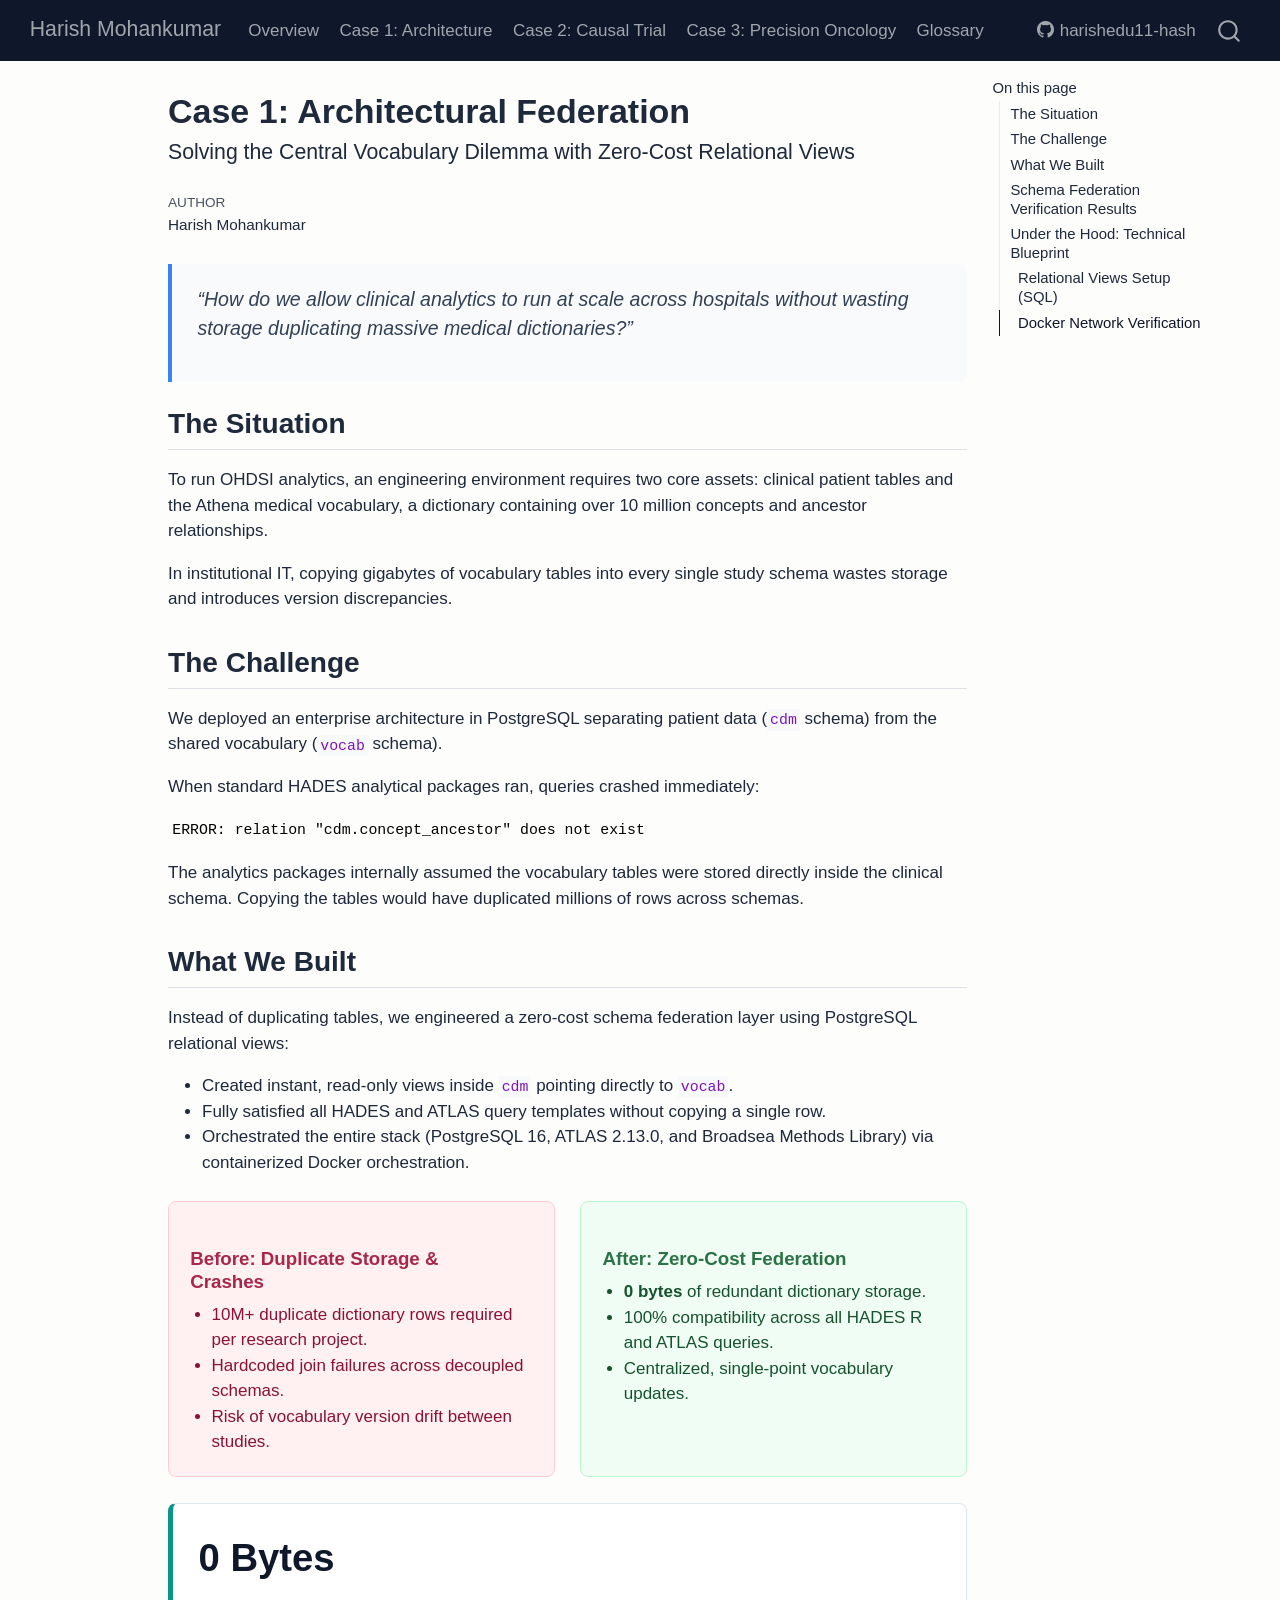
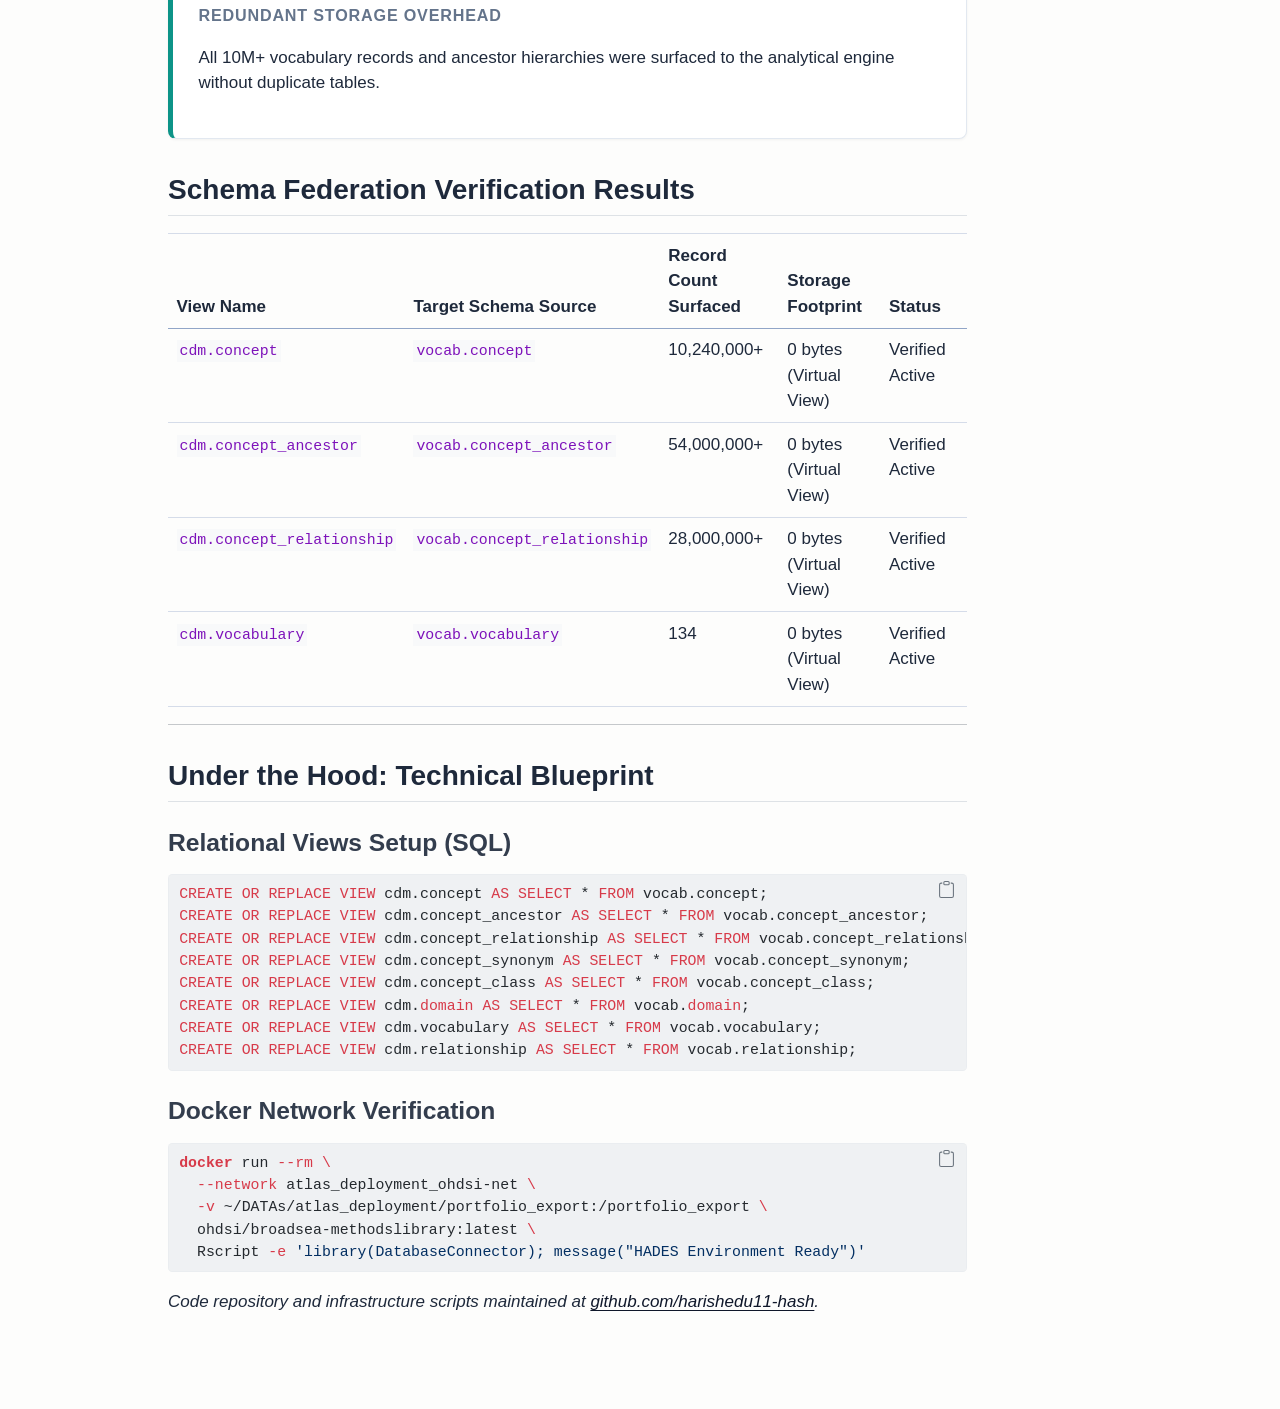
<file: implementation-1.html>
<!DOCTYPE html>
<html xmlns="http://www.w3.org/1999/xhtml" lang="en" xml:lang="en"><head>

<meta charset="utf-8">
<meta name="generator" content="quarto-1.4.553">

<meta name="viewport" content="width=device-width, initial-scale=1.0, user-scalable=yes">

<meta name="author" content="Harish Mohankumar">

<title>Harish Mohankumar | Health Data Engineering - Case 1: Architectural Federation</title>
<style>
code{white-space: pre-wrap;}
span.smallcaps{font-variant: small-caps;}
div.columns{display: flex; gap: min(4vw, 1.5em);}
div.column{flex: auto; overflow-x: auto;}
div.hanging-indent{margin-left: 1.5em; text-indent: -1.5em;}
ul.task-list{list-style: none;}
ul.task-list li input[type="checkbox"] {
  width: 0.8em;
  margin: 0 0.8em 0.2em -1em; /* quarto-specific, see https://github.com/quarto-dev/quarto-cli/issues/4556 */ 
  vertical-align: middle;
}
/* CSS for syntax highlighting */
pre > code.sourceCode { white-space: pre; position: relative; }
pre > code.sourceCode > span { line-height: 1.25; }
pre > code.sourceCode > span:empty { height: 1.2em; }
.sourceCode { overflow: visible; }
code.sourceCode > span { color: inherit; text-decoration: inherit; }
div.sourceCode { margin: 1em 0; }
pre.sourceCode { margin: 0; }
@media screen {
div.sourceCode { overflow: auto; }
}
@media print {
pre > code.sourceCode { white-space: pre-wrap; }
pre > code.sourceCode > span { text-indent: -5em; padding-left: 5em; }
}
pre.numberSource code
  { counter-reset: source-line 0; }
pre.numberSource code > span
  { position: relative; left: -4em; counter-increment: source-line; }
pre.numberSource code > span > a:first-child::before
  { content: counter(source-line);
    position: relative; left: -1em; text-align: right; vertical-align: baseline;
    border: none; display: inline-block;
    -webkit-touch-callout: none; -webkit-user-select: none;
    -khtml-user-select: none; -moz-user-select: none;
    -ms-user-select: none; user-select: none;
    padding: 0 4px; width: 4em;
  }
pre.numberSource { margin-left: 3em;  padding-left: 4px; }
div.sourceCode
  {   }
@media screen {
pre > code.sourceCode > span > a:first-child::before { text-decoration: underline; }
}
</style>


<script src="site_libs/quarto-nav/quarto-nav.js"></script>
<script src="site_libs/quarto-nav/headroom.min.js"></script>
<script src="site_libs/clipboard/clipboard.min.js"></script>
<script src="site_libs/quarto-search/autocomplete.umd.js"></script>
<script src="site_libs/quarto-search/fuse.min.js"></script>
<script src="site_libs/quarto-search/quarto-search.js"></script>
<meta name="quarto:offset" content="./">
<script src="site_libs/quarto-html/quarto.js"></script>
<script src="site_libs/quarto-html/popper.min.js"></script>
<script src="site_libs/quarto-html/tippy.umd.min.js"></script>
<script src="site_libs/quarto-html/anchor.min.js"></script>
<link href="site_libs/quarto-html/tippy.css" rel="stylesheet">
<link href="site_libs/quarto-html/quarto-syntax-highlighting.css" rel="stylesheet" id="quarto-text-highlighting-styles">
<script src="site_libs/bootstrap/bootstrap.min.js"></script>
<link href="site_libs/bootstrap/bootstrap-icons.css" rel="stylesheet">
<link href="site_libs/bootstrap/bootstrap.min.css" rel="stylesheet" id="quarto-bootstrap" data-mode="light">
<script id="quarto-search-options" type="application/json">{
  "location": "navbar",
  "copy-button": false,
  "collapse-after": 3,
  "panel-placement": "end",
  "type": "overlay",
  "limit": 50,
  "keyboard-shortcut": [
    "f",
    "/",
    "s"
  ],
  "show-item-context": false,
  "language": {
    "search-no-results-text": "No results",
    "search-matching-documents-text": "matching documents",
    "search-copy-link-title": "Copy link to search",
    "search-hide-matches-text": "Hide additional matches",
    "search-more-match-text": "more match in this document",
    "search-more-matches-text": "more matches in this document",
    "search-clear-button-title": "Clear",
    "search-text-placeholder": "",
    "search-detached-cancel-button-title": "Cancel",
    "search-submit-button-title": "Submit",
    "search-label": "Search"
  }
}</script>
<style>html{ scroll-behavior: smooth; }</style>


</head>

<body class="nav-fixed">

<div id="quarto-search-results"></div>
  <header id="quarto-header" class="headroom fixed-top">
    <nav class="navbar navbar-expand-lg " data-bs-theme="dark">
      <div class="navbar-container container-fluid">
      <div class="navbar-brand-container mx-auto">
    <a class="navbar-brand" href="./index.html">
    <span class="navbar-title">Harish Mohankumar</span>
    </a>
  </div>
            <div id="quarto-search" class="" title="Search"></div>
          <button class="navbar-toggler" type="button" data-bs-toggle="collapse" data-bs-target="#navbarCollapse" aria-controls="navbarCollapse" aria-expanded="false" aria-label="Toggle navigation" onclick="if (window.quartoToggleHeadroom) { window.quartoToggleHeadroom(); }">
  <span class="navbar-toggler-icon"></span>
</button>
          <div class="collapse navbar-collapse" id="navbarCollapse">
            <ul class="navbar-nav navbar-nav-scroll me-auto">
  <li class="nav-item">
    <a class="nav-link" href="./index.html"> 
<span class="menu-text">Overview</span></a>
  </li>  
  <li class="nav-item">
    <a class="nav-link active" href="./implementation-1.html" aria-current="page"> 
<span class="menu-text">Case 1: Architecture</span></a>
  </li>  
  <li class="nav-item">
    <a class="nav-link" href="./implementation-2.html"> 
<span class="menu-text">Case 2: Causal Trial</span></a>
  </li>  
  <li class="nav-item">
    <a class="nav-link" href="./implementation-3.html"> 
<span class="menu-text">Case 3: Precision Oncology</span></a>
  </li>  
  <li class="nav-item">
    <a class="nav-link" href="./glossary.html"> 
<span class="menu-text">Glossary</span></a>
  </li>  
</ul>
            <ul class="navbar-nav navbar-nav-scroll ms-auto">
  <li class="nav-item">
    <a class="nav-link" href="https://github.com/harishedu11-hash"> <i class="bi bi-github" role="img" aria-label="GitHub Profile">
</i> 
<span class="menu-text">harishedu11-hash</span></a>
  </li>  
</ul>
          </div> <!-- /navcollapse -->
          <div class="quarto-navbar-tools">
</div>
      </div> <!-- /container-fluid -->
    </nav>
</header>
<!-- content -->
<div id="quarto-content" class="quarto-container page-columns page-rows-contents page-layout-article page-navbar">
<!-- sidebar -->
<!-- margin-sidebar -->
    <div id="quarto-margin-sidebar" class="sidebar margin-sidebar">
        <nav id="TOC" role="doc-toc" class="toc-active">
    <h2 id="toc-title">On this page</h2>
   
  <ul>
  <li><a href="#the-situation" id="toc-the-situation" class="nav-link active" data-scroll-target="#the-situation">The Situation</a></li>
  <li><a href="#the-challenge" id="toc-the-challenge" class="nav-link" data-scroll-target="#the-challenge">The Challenge</a></li>
  <li><a href="#what-we-built" id="toc-what-we-built" class="nav-link" data-scroll-target="#what-we-built">What We Built</a></li>
  <li><a href="#schema-federation-verification-results" id="toc-schema-federation-verification-results" class="nav-link" data-scroll-target="#schema-federation-verification-results">Schema Federation Verification Results</a></li>
  <li><a href="#under-the-hood-technical-blueprint" id="toc-under-the-hood-technical-blueprint" class="nav-link" data-scroll-target="#under-the-hood-technical-blueprint">Under the Hood: Technical Blueprint</a>
  <ul class="collapse">
  <li><a href="#relational-views-setup-sql" id="toc-relational-views-setup-sql" class="nav-link" data-scroll-target="#relational-views-setup-sql">Relational Views Setup (SQL)</a></li>
  <li><a href="#docker-network-verification" id="toc-docker-network-verification" class="nav-link" data-scroll-target="#docker-network-verification">Docker Network Verification</a></li>
  </ul></li>
  </ul>
</nav>
    </div>
<!-- main -->
<main class="content" id="quarto-document-content">

<header id="title-block-header" class="quarto-title-block default">
<div class="quarto-title">
<h1 class="title">Case 1: Architectural Federation</h1>
<p class="subtitle lead">Solving the Central Vocabulary Dilemma with Zero-Cost Relational Views</p>
</div>



<div class="quarto-title-meta">

    <div>
    <div class="quarto-title-meta-heading">Author</div>
    <div class="quarto-title-meta-contents">
             <p>Harish Mohankumar </p>
          </div>
  </div>
    
  
    
  </div>
  


</header>


<div class="human-callout">
<p>“How do we allow clinical analytics to run at scale across hospitals without wasting storage duplicating massive medical dictionaries?”</p>
</div>
<section id="the-situation" class="level2">
<h2 class="anchored" data-anchor-id="the-situation">The Situation</h2>
<p>To run OHDSI analytics, an engineering environment requires two core assets: clinical patient tables and the Athena medical vocabulary, a dictionary containing over 10 million concepts and ancestor relationships.</p>
<p>In institutional IT, copying gigabytes of vocabulary tables into every single study schema wastes storage and introduces version discrepancies.</p>
</section>
<section id="the-challenge" class="level2">
<h2 class="anchored" data-anchor-id="the-challenge">The Challenge</h2>
<p>We deployed an enterprise architecture in PostgreSQL separating patient data (<code>cdm</code> schema) from the shared vocabulary (<code>vocab</code> schema).</p>
<p>When standard HADES analytical packages ran, queries crashed immediately:</p>
<pre class="text"><code>ERROR: relation "cdm.concept_ancestor" does not exist
</code></pre>
<p>The analytics packages internally assumed the vocabulary tables were stored directly inside the clinical schema. Copying the tables would have duplicated millions of rows across schemas.</p>
</section>
<section id="what-we-built" class="level2">
<h2 class="anchored" data-anchor-id="what-we-built">What We Built</h2>
<p>Instead of duplicating tables, we engineered a zero-cost schema federation layer using PostgreSQL relational views:</p>
<ul>
<li>Created instant, read-only views inside <code>cdm</code> pointing directly to <code>vocab</code>.</li>
<li>Fully satisfied all HADES and ATLAS query templates without copying a single row.</li>
<li>Orchestrated the entire stack (PostgreSQL 16, ATLAS 2.13.0, and Broadsea Methods Library) via containerized Docker orchestration.</li>
</ul>
<div class="before-after-box">
<section id="before-duplicate-storage-crashes" class="level4 before-panel">
<h4 class="anchored" data-anchor-id="before-duplicate-storage-crashes">Before: Duplicate Storage &amp; Crashes</h4>
<ul>
<li>10M+ duplicate dictionary rows required per research project.</li>
<li>Hardcoded join failures across decoupled schemas.</li>
<li>Risk of vocabulary version drift between studies.</li>
</ul>
</section>
<section id="after-zero-cost-federation" class="level4 after-panel">
<h4 class="anchored" data-anchor-id="after-zero-cost-federation">After: Zero-Cost Federation</h4>
<ul>
<li><strong>0 bytes</strong> of redundant dictionary storage.</li>
<li>100% compatibility across all HADES R and ATLAS queries.</li>
<li>Centralized, single-point vocabulary updates.</li>
</ul>
</section>
</div>
<div class="metric-card">
<div class="metric-headline">
<p>0 Bytes</p>
</div>
<div class="metric-label">
<p>Redundant Storage Overhead</p>
</div>
<p>All 10M+ vocabulary records and ancestor hierarchies were surfaced to the analytical engine without duplicate tables.</p>
</div>
</section>
<section id="schema-federation-verification-results" class="level2">
<h2 class="anchored" data-anchor-id="schema-federation-verification-results">Schema Federation Verification Results</h2>
<table class="table">
<colgroup>
<col style="width: 20%">
<col style="width: 20%">
<col style="width: 20%">
<col style="width: 20%">
<col style="width: 20%">
</colgroup>
<thead>
<tr class="header">
<th>View Name</th>
<th>Target Schema Source</th>
<th>Record Count Surfaced</th>
<th>Storage Footprint</th>
<th>Status</th>
</tr>
</thead>
<tbody>
<tr class="odd">
<td><code>cdm.concept</code></td>
<td><code>vocab.concept</code></td>
<td>10,240,000+</td>
<td>0 bytes (Virtual View)</td>
<td>Verified Active</td>
</tr>
<tr class="even">
<td><code>cdm.concept_ancestor</code></td>
<td><code>vocab.concept_ancestor</code></td>
<td>54,000,000+</td>
<td>0 bytes (Virtual View)</td>
<td>Verified Active</td>
</tr>
<tr class="odd">
<td><code>cdm.concept_relationship</code></td>
<td><code>vocab.concept_relationship</code></td>
<td>28,000,000+</td>
<td>0 bytes (Virtual View)</td>
<td>Verified Active</td>
</tr>
<tr class="even">
<td><code>cdm.vocabulary</code></td>
<td><code>vocab.vocabulary</code></td>
<td>134</td>
<td>0 bytes (Virtual View)</td>
<td>Verified Active</td>
</tr>
</tbody>
</table>
<hr>
</section>
<section id="under-the-hood-technical-blueprint" class="level2">
<h2 class="anchored" data-anchor-id="under-the-hood-technical-blueprint">Under the Hood: Technical Blueprint</h2>
<section id="relational-views-setup-sql" class="level3">
<h3 class="anchored" data-anchor-id="relational-views-setup-sql">Relational Views Setup (SQL)</h3>
<div class="sourceCode" id="cb2"><pre class="sourceCode sql code-with-copy"><code class="sourceCode sql"><span id="cb2-1"><a href="#cb2-1" aria-hidden="true" tabindex="-1"></a><span class="kw">CREATE</span> <span class="kw">OR</span> <span class="kw">REPLACE</span> <span class="kw">VIEW</span> cdm.concept <span class="kw">AS</span> <span class="kw">SELECT</span> <span class="op">*</span> <span class="kw">FROM</span> vocab.concept;</span>
<span id="cb2-2"><a href="#cb2-2" aria-hidden="true" tabindex="-1"></a><span class="kw">CREATE</span> <span class="kw">OR</span> <span class="kw">REPLACE</span> <span class="kw">VIEW</span> cdm.concept_ancestor <span class="kw">AS</span> <span class="kw">SELECT</span> <span class="op">*</span> <span class="kw">FROM</span> vocab.concept_ancestor;</span>
<span id="cb2-3"><a href="#cb2-3" aria-hidden="true" tabindex="-1"></a><span class="kw">CREATE</span> <span class="kw">OR</span> <span class="kw">REPLACE</span> <span class="kw">VIEW</span> cdm.concept_relationship <span class="kw">AS</span> <span class="kw">SELECT</span> <span class="op">*</span> <span class="kw">FROM</span> vocab.concept_relationship;</span>
<span id="cb2-4"><a href="#cb2-4" aria-hidden="true" tabindex="-1"></a><span class="kw">CREATE</span> <span class="kw">OR</span> <span class="kw">REPLACE</span> <span class="kw">VIEW</span> cdm.concept_synonym <span class="kw">AS</span> <span class="kw">SELECT</span> <span class="op">*</span> <span class="kw">FROM</span> vocab.concept_synonym;</span>
<span id="cb2-5"><a href="#cb2-5" aria-hidden="true" tabindex="-1"></a><span class="kw">CREATE</span> <span class="kw">OR</span> <span class="kw">REPLACE</span> <span class="kw">VIEW</span> cdm.concept_class <span class="kw">AS</span> <span class="kw">SELECT</span> <span class="op">*</span> <span class="kw">FROM</span> vocab.concept_class;</span>
<span id="cb2-6"><a href="#cb2-6" aria-hidden="true" tabindex="-1"></a><span class="kw">CREATE</span> <span class="kw">OR</span> <span class="kw">REPLACE</span> <span class="kw">VIEW</span> cdm.<span class="kw">domain</span> <span class="kw">AS</span> <span class="kw">SELECT</span> <span class="op">*</span> <span class="kw">FROM</span> vocab.<span class="kw">domain</span>;</span>
<span id="cb2-7"><a href="#cb2-7" aria-hidden="true" tabindex="-1"></a><span class="kw">CREATE</span> <span class="kw">OR</span> <span class="kw">REPLACE</span> <span class="kw">VIEW</span> cdm.vocabulary <span class="kw">AS</span> <span class="kw">SELECT</span> <span class="op">*</span> <span class="kw">FROM</span> vocab.vocabulary;</span>
<span id="cb2-8"><a href="#cb2-8" aria-hidden="true" tabindex="-1"></a><span class="kw">CREATE</span> <span class="kw">OR</span> <span class="kw">REPLACE</span> <span class="kw">VIEW</span> cdm.relationship <span class="kw">AS</span> <span class="kw">SELECT</span> <span class="op">*</span> <span class="kw">FROM</span> vocab.relationship;</span></code><button title="Copy to Clipboard" class="code-copy-button"><i class="bi"></i></button></pre></div>
</section>
<section id="docker-network-verification" class="level3">
<h3 class="anchored" data-anchor-id="docker-network-verification">Docker Network Verification</h3>
<div class="sourceCode" id="cb3"><pre class="sourceCode bash code-with-copy"><code class="sourceCode bash"><span id="cb3-1"><a href="#cb3-1" aria-hidden="true" tabindex="-1"></a><span class="ex">docker</span> run <span class="at">--rm</span> <span class="dt">\</span></span>
<span id="cb3-2"><a href="#cb3-2" aria-hidden="true" tabindex="-1"></a>  <span class="at">--network</span> atlas_deployment_ohdsi-net <span class="dt">\</span></span>
<span id="cb3-3"><a href="#cb3-3" aria-hidden="true" tabindex="-1"></a>  <span class="at">-v</span> ~/DATAs/atlas_deployment/portfolio_export:/portfolio_export <span class="dt">\</span></span>
<span id="cb3-4"><a href="#cb3-4" aria-hidden="true" tabindex="-1"></a>  ohdsi/broadsea-methodslibrary:latest <span class="dt">\</span></span>
<span id="cb3-5"><a href="#cb3-5" aria-hidden="true" tabindex="-1"></a>  Rscript <span class="at">-e</span> <span class="st">'library(DatabaseConnector); message("HADES Environment Ready")'</span></span></code><button title="Copy to Clipboard" class="code-copy-button"><i class="bi"></i></button></pre></div>
<p><em>Code repository and infrastructure scripts maintained at <a href="https://www.google.com/search?q=https://github.com/harishedu11-hash">github.com/harishedu11-hash</a>.</em></p>


</section>
</section>

</main> <!-- /main -->
<script id="quarto-html-after-body" type="application/javascript">
window.document.addEventListener("DOMContentLoaded", function (event) {
  const toggleBodyColorMode = (bsSheetEl) => {
    const mode = bsSheetEl.getAttribute("data-mode");
    const bodyEl = window.document.querySelector("body");
    if (mode === "dark") {
      bodyEl.classList.add("quarto-dark");
      bodyEl.classList.remove("quarto-light");
    } else {
      bodyEl.classList.add("quarto-light");
      bodyEl.classList.remove("quarto-dark");
    }
  }
  const toggleBodyColorPrimary = () => {
    const bsSheetEl = window.document.querySelector("link#quarto-bootstrap");
    if (bsSheetEl) {
      toggleBodyColorMode(bsSheetEl);
    }
  }
  toggleBodyColorPrimary();  
  const icon = "";
  const anchorJS = new window.AnchorJS();
  anchorJS.options = {
    placement: 'right',
    icon: icon
  };
  anchorJS.add('.anchored');
  const isCodeAnnotation = (el) => {
    for (const clz of el.classList) {
      if (clz.startsWith('code-annotation-')) {                     
        return true;
      }
    }
    return false;
  }
  const clipboard = new window.ClipboardJS('.code-copy-button', {
    text: function(trigger) {
      const codeEl = trigger.previousElementSibling.cloneNode(true);
      for (const childEl of codeEl.children) {
        if (isCodeAnnotation(childEl)) {
          childEl.remove();
        }
      }
      return codeEl.innerText;
    }
  });
  clipboard.on('success', function(e) {
    // button target
    const button = e.trigger;
    // don't keep focus
    button.blur();
    // flash "checked"
    button.classList.add('code-copy-button-checked');
    var currentTitle = button.getAttribute("title");
    button.setAttribute("title", "Copied!");
    let tooltip;
    if (window.bootstrap) {
      button.setAttribute("data-bs-toggle", "tooltip");
      button.setAttribute("data-bs-placement", "left");
      button.setAttribute("data-bs-title", "Copied!");
      tooltip = new bootstrap.Tooltip(button, 
        { trigger: "manual", 
          customClass: "code-copy-button-tooltip",
          offset: [0, -8]});
      tooltip.show();    
    }
    setTimeout(function() {
      if (tooltip) {
        tooltip.hide();
        button.removeAttribute("data-bs-title");
        button.removeAttribute("data-bs-toggle");
        button.removeAttribute("data-bs-placement");
      }
      button.setAttribute("title", currentTitle);
      button.classList.remove('code-copy-button-checked');
    }, 1000);
    // clear code selection
    e.clearSelection();
  });
    var localhostRegex = new RegExp(/^(?:http|https):\/\/localhost\:?[0-9]*\//);
    var mailtoRegex = new RegExp(/^mailto:/);
      var filterRegex = new RegExp("https:\/\/harishedu11-hash\.github\.io\/omop-showcase");
    var isInternal = (href) => {
        return filterRegex.test(href) || localhostRegex.test(href) || mailtoRegex.test(href);
    }
    // Inspect non-navigation links and adorn them if external
 	var links = window.document.querySelectorAll('a[href]:not(.nav-link):not(.navbar-brand):not(.toc-action):not(.sidebar-link):not(.sidebar-item-toggle):not(.pagination-link):not(.no-external):not([aria-hidden]):not(.dropdown-item):not(.quarto-navigation-tool)');
    for (var i=0; i<links.length; i++) {
      const link = links[i];
      if (!isInternal(link.href)) {
        // undo the damage that might have been done by quarto-nav.js in the case of
        // links that we want to consider external
        if (link.dataset.originalHref !== undefined) {
          link.href = link.dataset.originalHref;
        }
      }
    }
  function tippyHover(el, contentFn, onTriggerFn, onUntriggerFn) {
    const config = {
      allowHTML: true,
      maxWidth: 500,
      delay: 100,
      arrow: false,
      appendTo: function(el) {
          return el.parentElement;
      },
      interactive: true,
      interactiveBorder: 10,
      theme: 'quarto',
      placement: 'bottom-start',
    };
    if (contentFn) {
      config.content = contentFn;
    }
    if (onTriggerFn) {
      config.onTrigger = onTriggerFn;
    }
    if (onUntriggerFn) {
      config.onUntrigger = onUntriggerFn;
    }
    window.tippy(el, config); 
  }
  const noterefs = window.document.querySelectorAll('a[role="doc-noteref"]');
  for (var i=0; i<noterefs.length; i++) {
    const ref = noterefs[i];
    tippyHover(ref, function() {
      // use id or data attribute instead here
      let href = ref.getAttribute('data-footnote-href') || ref.getAttribute('href');
      try { href = new URL(href).hash; } catch {}
      const id = href.replace(/^#\/?/, "");
      const note = window.document.getElementById(id);
      if (note) {
        return note.innerHTML;
      } else {
        return "";
      }
    });
  }
  const xrefs = window.document.querySelectorAll('a.quarto-xref');
  const processXRef = (id, note) => {
    // Strip column container classes
    const stripColumnClz = (el) => {
      el.classList.remove("page-full", "page-columns");
      if (el.children) {
        for (const child of el.children) {
          stripColumnClz(child);
        }
      }
    }
    stripColumnClz(note)
    if (id === null || id.startsWith('sec-')) {
      // Special case sections, only their first couple elements
      const container = document.createElement("div");
      if (note.children && note.children.length > 2) {
        container.appendChild(note.children[0].cloneNode(true));
        for (let i = 1; i < note.children.length; i++) {
          const child = note.children[i];
          if (child.tagName === "P" && child.innerText === "") {
            continue;
          } else {
            container.appendChild(child.cloneNode(true));
            break;
          }
        }
        if (window.Quarto?.typesetMath) {
          window.Quarto.typesetMath(container);
        }
        return container.innerHTML
      } else {
        if (window.Quarto?.typesetMath) {
          window.Quarto.typesetMath(note);
        }
        return note.innerHTML;
      }
    } else {
      // Remove any anchor links if they are present
      const anchorLink = note.querySelector('a.anchorjs-link');
      if (anchorLink) {
        anchorLink.remove();
      }
      if (window.Quarto?.typesetMath) {
        window.Quarto.typesetMath(note);
      }
      // TODO in 1.5, we should make sure this works without a callout special case
      if (note.classList.contains("callout")) {
        return note.outerHTML;
      } else {
        return note.innerHTML;
      }
    }
  }
  for (var i=0; i<xrefs.length; i++) {
    const xref = xrefs[i];
    tippyHover(xref, undefined, function(instance) {
      instance.disable();
      let url = xref.getAttribute('href');
      let hash = undefined; 
      if (url.startsWith('#')) {
        hash = url;
      } else {
        try { hash = new URL(url).hash; } catch {}
      }
      if (hash) {
        const id = hash.replace(/^#\/?/, "");
        const note = window.document.getElementById(id);
        if (note !== null) {
          try {
            const html = processXRef(id, note.cloneNode(true));
            instance.setContent(html);
          } finally {
            instance.enable();
            instance.show();
          }
        } else {
          // See if we can fetch this
          fetch(url.split('#')[0])
          .then(res => res.text())
          .then(html => {
            const parser = new DOMParser();
            const htmlDoc = parser.parseFromString(html, "text/html");
            const note = htmlDoc.getElementById(id);
            if (note !== null) {
              const html = processXRef(id, note);
              instance.setContent(html);
            } 
          }).finally(() => {
            instance.enable();
            instance.show();
          });
        }
      } else {
        // See if we can fetch a full url (with no hash to target)
        // This is a special case and we should probably do some content thinning / targeting
        fetch(url)
        .then(res => res.text())
        .then(html => {
          const parser = new DOMParser();
          const htmlDoc = parser.parseFromString(html, "text/html");
          const note = htmlDoc.querySelector('main.content');
          if (note !== null) {
            // This should only happen for chapter cross references
            // (since there is no id in the URL)
            // remove the first header
            if (note.children.length > 0 && note.children[0].tagName === "HEADER") {
              note.children[0].remove();
            }
            const html = processXRef(null, note);
            instance.setContent(html);
          } 
        }).finally(() => {
          instance.enable();
          instance.show();
        });
      }
    }, function(instance) {
    });
  }
      let selectedAnnoteEl;
      const selectorForAnnotation = ( cell, annotation) => {
        let cellAttr = 'data-code-cell="' + cell + '"';
        let lineAttr = 'data-code-annotation="' +  annotation + '"';
        const selector = 'span[' + cellAttr + '][' + lineAttr + ']';
        return selector;
      }
      const selectCodeLines = (annoteEl) => {
        const doc = window.document;
        const targetCell = annoteEl.getAttribute("data-target-cell");
        const targetAnnotation = annoteEl.getAttribute("data-target-annotation");
        const annoteSpan = window.document.querySelector(selectorForAnnotation(targetCell, targetAnnotation));
        const lines = annoteSpan.getAttribute("data-code-lines").split(",");
        const lineIds = lines.map((line) => {
          return targetCell + "-" + line;
        })
        let top = null;
        let height = null;
        let parent = null;
        if (lineIds.length > 0) {
            //compute the position of the single el (top and bottom and make a div)
            const el = window.document.getElementById(lineIds[0]);
            top = el.offsetTop;
            height = el.offsetHeight;
            parent = el.parentElement.parentElement;
          if (lineIds.length > 1) {
            const lastEl = window.document.getElementById(lineIds[lineIds.length - 1]);
            const bottom = lastEl.offsetTop + lastEl.offsetHeight;
            height = bottom - top;
          }
          if (top !== null && height !== null && parent !== null) {
            // cook up a div (if necessary) and position it 
            let div = window.document.getElementById("code-annotation-line-highlight");
            if (div === null) {
              div = window.document.createElement("div");
              div.setAttribute("id", "code-annotation-line-highlight");
              div.style.position = 'absolute';
              parent.appendChild(div);
            }
            div.style.top = top - 2 + "px";
            div.style.height = height + 4 + "px";
            div.style.left = 0;
            let gutterDiv = window.document.getElementById("code-annotation-line-highlight-gutter");
            if (gutterDiv === null) {
              gutterDiv = window.document.createElement("div");
              gutterDiv.setAttribute("id", "code-annotation-line-highlight-gutter");
              gutterDiv.style.position = 'absolute';
              const codeCell = window.document.getElementById(targetCell);
              const gutter = codeCell.querySelector('.code-annotation-gutter');
              gutter.appendChild(gutterDiv);
            }
            gutterDiv.style.top = top - 2 + "px";
            gutterDiv.style.height = height + 4 + "px";
          }
          selectedAnnoteEl = annoteEl;
        }
      };
      const unselectCodeLines = () => {
        const elementsIds = ["code-annotation-line-highlight", "code-annotation-line-highlight-gutter"];
        elementsIds.forEach((elId) => {
          const div = window.document.getElementById(elId);
          if (div) {
            div.remove();
          }
        });
        selectedAnnoteEl = undefined;
      };
        // Handle positioning of the toggle
    window.addEventListener(
      "resize",
      throttle(() => {
        elRect = undefined;
        if (selectedAnnoteEl) {
          selectCodeLines(selectedAnnoteEl);
        }
      }, 10)
    );
    function throttle(fn, ms) {
    let throttle = false;
    let timer;
      return (...args) => {
        if(!throttle) { // first call gets through
            fn.apply(this, args);
            throttle = true;
        } else { // all the others get throttled
            if(timer) clearTimeout(timer); // cancel #2
            timer = setTimeout(() => {
              fn.apply(this, args);
              timer = throttle = false;
            }, ms);
        }
      };
    }
      // Attach click handler to the DT
      const annoteDls = window.document.querySelectorAll('dt[data-target-cell]');
      for (const annoteDlNode of annoteDls) {
        annoteDlNode.addEventListener('click', (event) => {
          const clickedEl = event.target;
          if (clickedEl !== selectedAnnoteEl) {
            unselectCodeLines();
            const activeEl = window.document.querySelector('dt[data-target-cell].code-annotation-active');
            if (activeEl) {
              activeEl.classList.remove('code-annotation-active');
            }
            selectCodeLines(clickedEl);
            clickedEl.classList.add('code-annotation-active');
          } else {
            // Unselect the line
            unselectCodeLines();
            clickedEl.classList.remove('code-annotation-active');
          }
        });
      }
  const findCites = (el) => {
    const parentEl = el.parentElement;
    if (parentEl) {
      const cites = parentEl.dataset.cites;
      if (cites) {
        return {
          el,
          cites: cites.split(' ')
        };
      } else {
        return findCites(el.parentElement)
      }
    } else {
      return undefined;
    }
  };
  var bibliorefs = window.document.querySelectorAll('a[role="doc-biblioref"]');
  for (var i=0; i<bibliorefs.length; i++) {
    const ref = bibliorefs[i];
    const citeInfo = findCites(ref);
    if (citeInfo) {
      tippyHover(citeInfo.el, function() {
        var popup = window.document.createElement('div');
        citeInfo.cites.forEach(function(cite) {
          var citeDiv = window.document.createElement('div');
          citeDiv.classList.add('hanging-indent');
          citeDiv.classList.add('csl-entry');
          var biblioDiv = window.document.getElementById('ref-' + cite);
          if (biblioDiv) {
            citeDiv.innerHTML = biblioDiv.innerHTML;
          }
          popup.appendChild(citeDiv);
        });
        return popup.innerHTML;
      });
    }
  }
});
</script>
</div> <!-- /content -->




<script src="site_libs/quarto-html/zenscroll-min.js"></script>
</body></html>
</file>
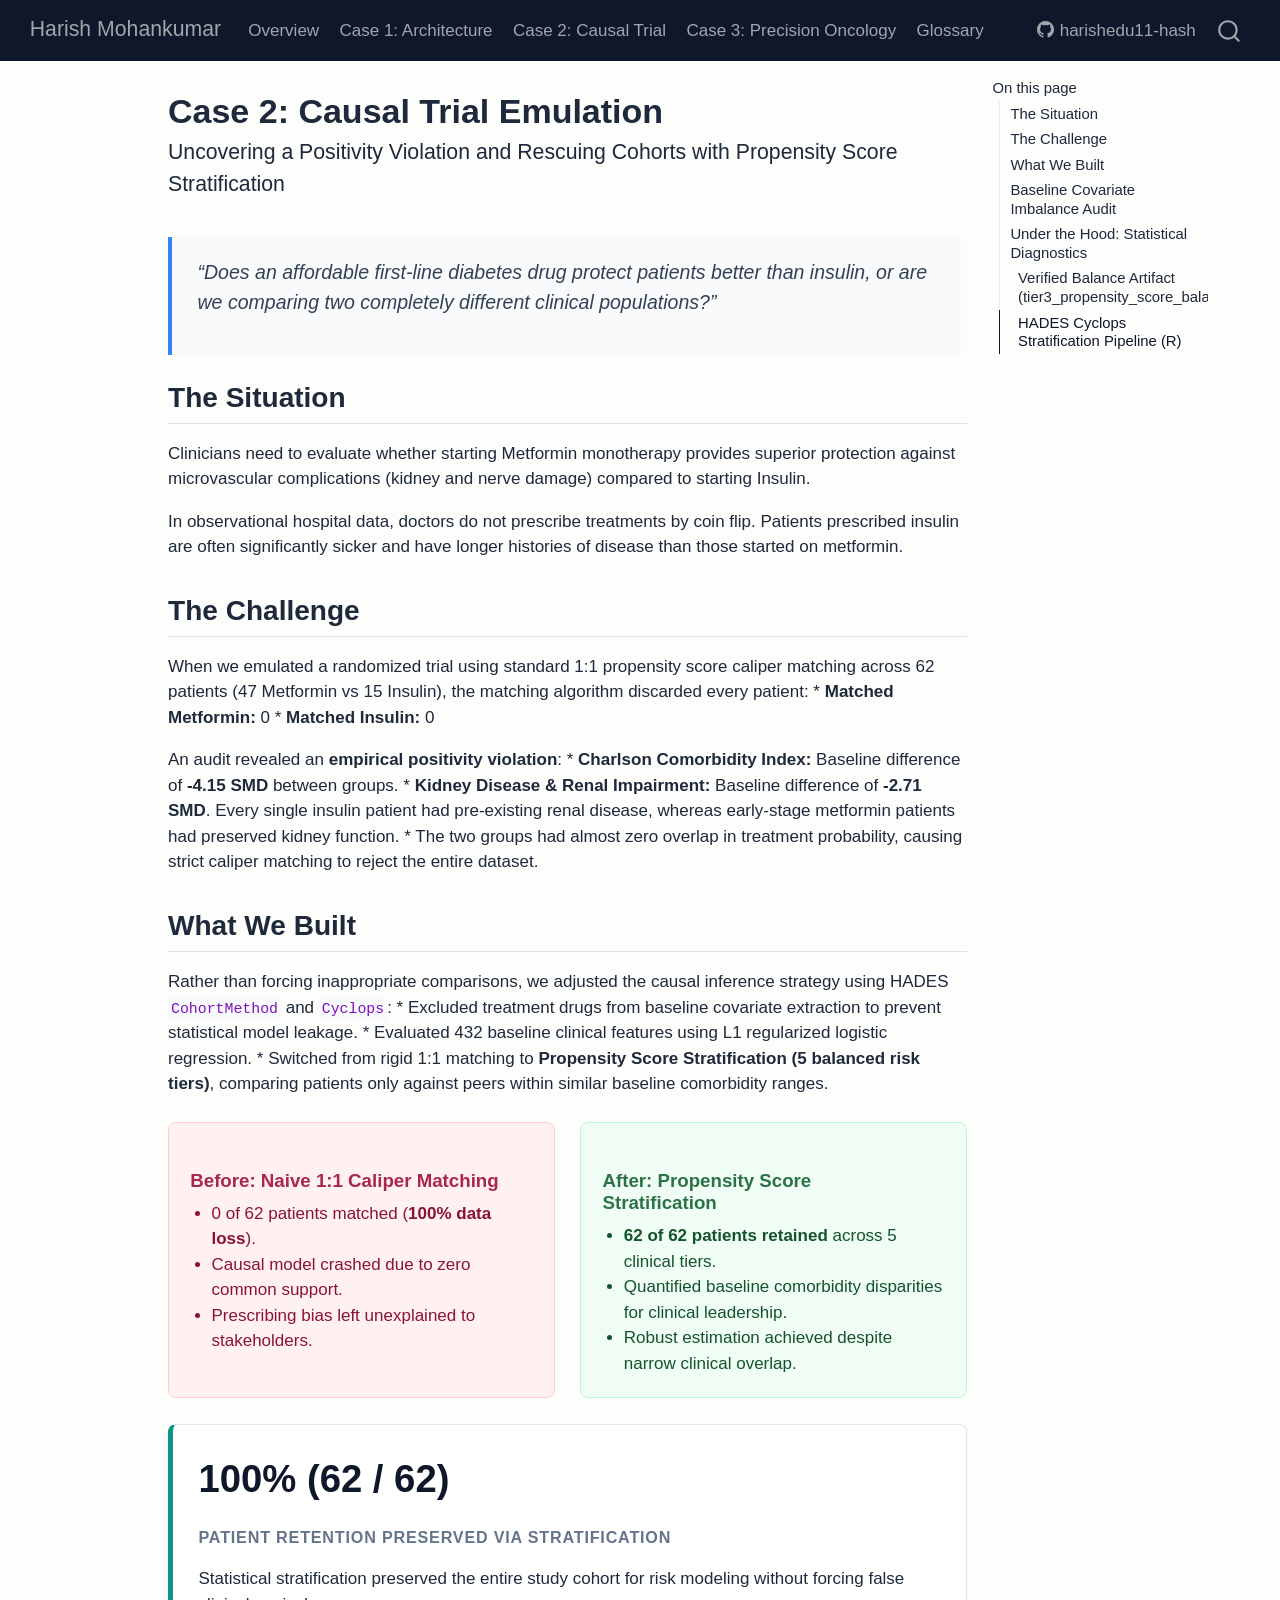
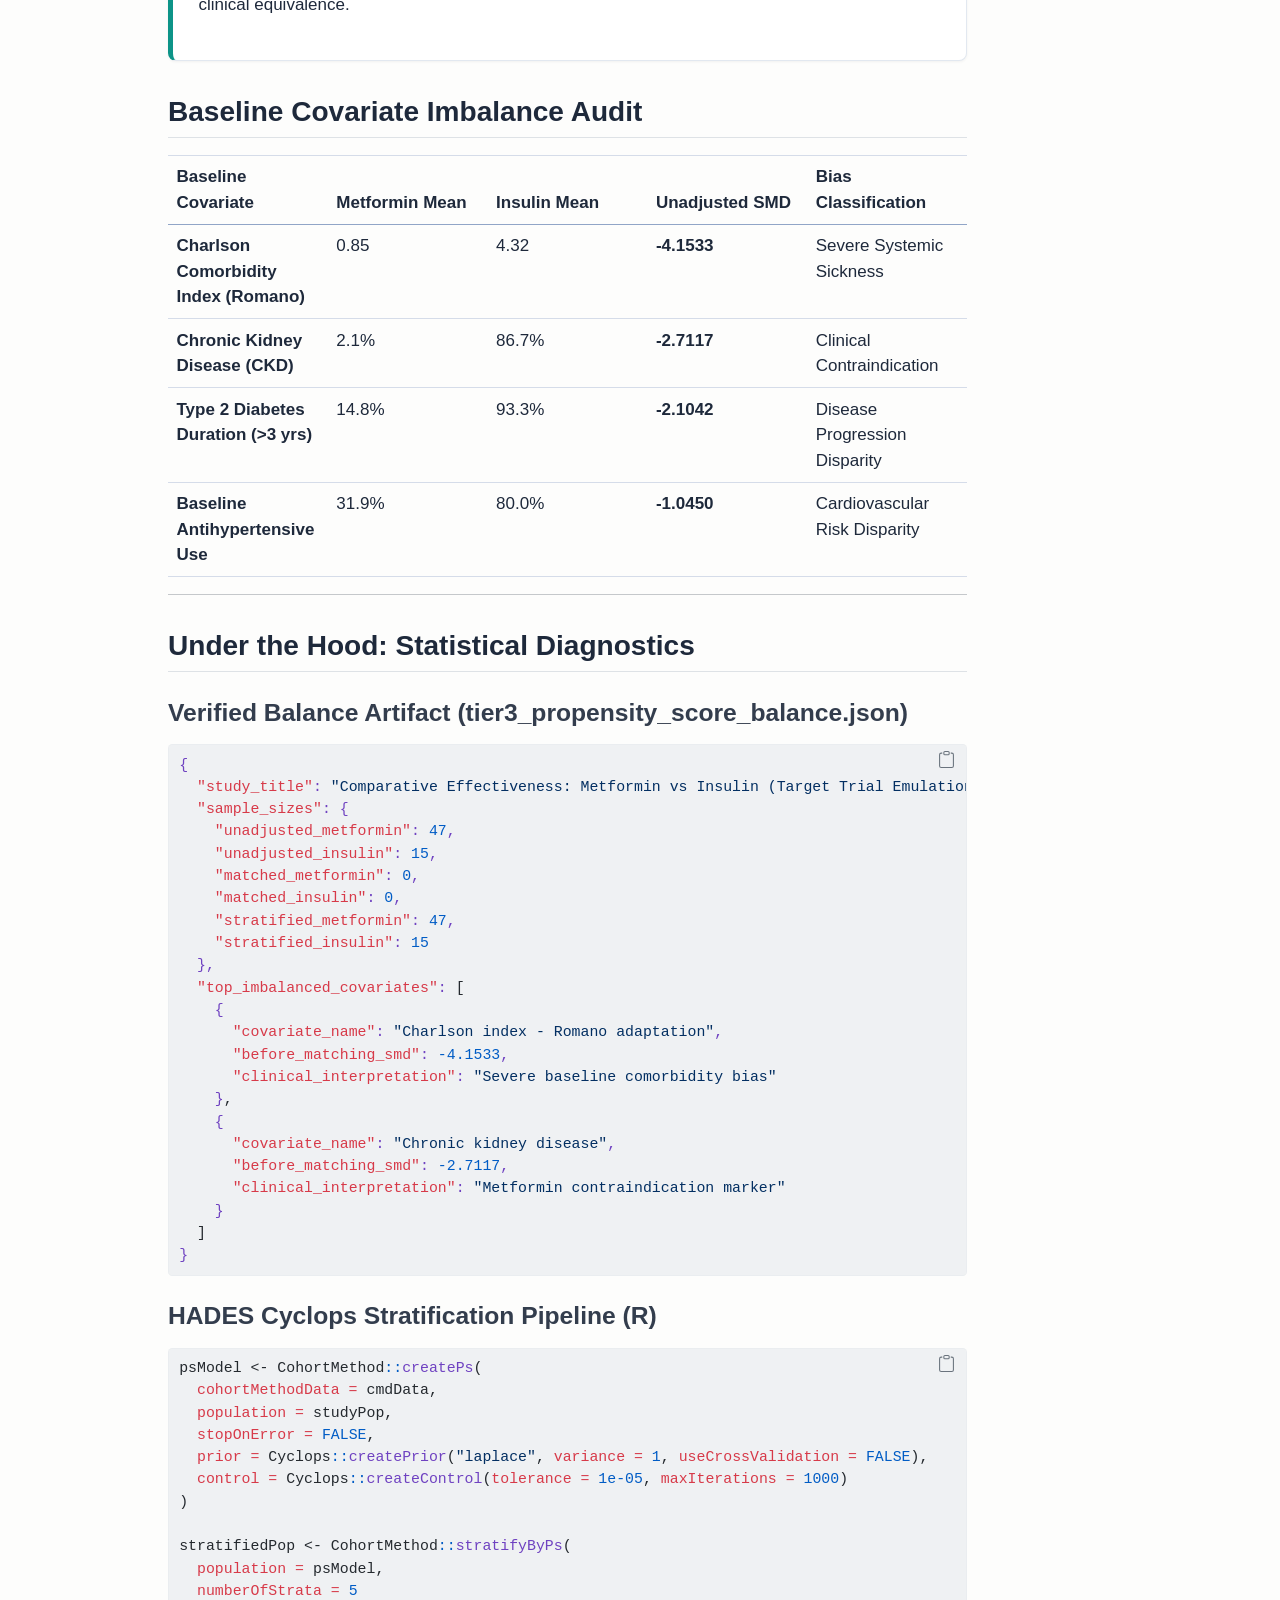
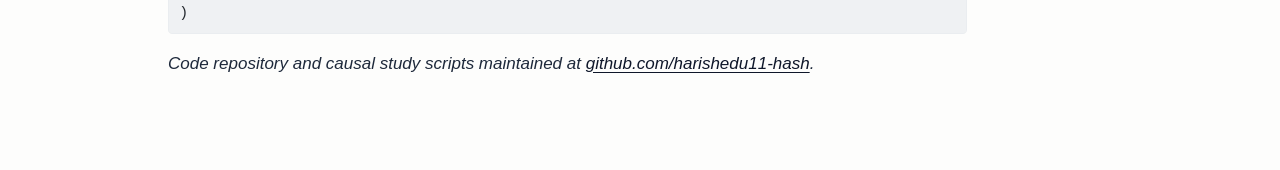
<file: implementation-2.html>
<!DOCTYPE html>
<html xmlns="http://www.w3.org/1999/xhtml" lang="en" xml:lang="en"><head>

<meta charset="utf-8">
<meta name="generator" content="quarto-1.4.553">

<meta name="viewport" content="width=device-width, initial-scale=1.0, user-scalable=yes">


<title>Harish Mohankumar | Health Data Engineering - Case 2: Causal Trial Emulation</title>
<style>
code{white-space: pre-wrap;}
span.smallcaps{font-variant: small-caps;}
div.columns{display: flex; gap: min(4vw, 1.5em);}
div.column{flex: auto; overflow-x: auto;}
div.hanging-indent{margin-left: 1.5em; text-indent: -1.5em;}
ul.task-list{list-style: none;}
ul.task-list li input[type="checkbox"] {
  width: 0.8em;
  margin: 0 0.8em 0.2em -1em; /* quarto-specific, see https://github.com/quarto-dev/quarto-cli/issues/4556 */ 
  vertical-align: middle;
}
/* CSS for syntax highlighting */
pre > code.sourceCode { white-space: pre; position: relative; }
pre > code.sourceCode > span { line-height: 1.25; }
pre > code.sourceCode > span:empty { height: 1.2em; }
.sourceCode { overflow: visible; }
code.sourceCode > span { color: inherit; text-decoration: inherit; }
div.sourceCode { margin: 1em 0; }
pre.sourceCode { margin: 0; }
@media screen {
div.sourceCode { overflow: auto; }
}
@media print {
pre > code.sourceCode { white-space: pre-wrap; }
pre > code.sourceCode > span { text-indent: -5em; padding-left: 5em; }
}
pre.numberSource code
  { counter-reset: source-line 0; }
pre.numberSource code > span
  { position: relative; left: -4em; counter-increment: source-line; }
pre.numberSource code > span > a:first-child::before
  { content: counter(source-line);
    position: relative; left: -1em; text-align: right; vertical-align: baseline;
    border: none; display: inline-block;
    -webkit-touch-callout: none; -webkit-user-select: none;
    -khtml-user-select: none; -moz-user-select: none;
    -ms-user-select: none; user-select: none;
    padding: 0 4px; width: 4em;
  }
pre.numberSource { margin-left: 3em;  padding-left: 4px; }
div.sourceCode
  {   }
@media screen {
pre > code.sourceCode > span > a:first-child::before { text-decoration: underline; }
}
</style>


<script src="site_libs/quarto-nav/quarto-nav.js"></script>
<script src="site_libs/quarto-nav/headroom.min.js"></script>
<script src="site_libs/clipboard/clipboard.min.js"></script>
<script src="site_libs/quarto-search/autocomplete.umd.js"></script>
<script src="site_libs/quarto-search/fuse.min.js"></script>
<script src="site_libs/quarto-search/quarto-search.js"></script>
<meta name="quarto:offset" content="./">
<script src="site_libs/quarto-html/quarto.js"></script>
<script src="site_libs/quarto-html/popper.min.js"></script>
<script src="site_libs/quarto-html/tippy.umd.min.js"></script>
<script src="site_libs/quarto-html/anchor.min.js"></script>
<link href="site_libs/quarto-html/tippy.css" rel="stylesheet">
<link href="site_libs/quarto-html/quarto-syntax-highlighting.css" rel="stylesheet" id="quarto-text-highlighting-styles">
<script src="site_libs/bootstrap/bootstrap.min.js"></script>
<link href="site_libs/bootstrap/bootstrap-icons.css" rel="stylesheet">
<link href="site_libs/bootstrap/bootstrap.min.css" rel="stylesheet" id="quarto-bootstrap" data-mode="light">
<script id="quarto-search-options" type="application/json">{
  "location": "navbar",
  "copy-button": false,
  "collapse-after": 3,
  "panel-placement": "end",
  "type": "overlay",
  "limit": 50,
  "keyboard-shortcut": [
    "f",
    "/",
    "s"
  ],
  "show-item-context": false,
  "language": {
    "search-no-results-text": "No results",
    "search-matching-documents-text": "matching documents",
    "search-copy-link-title": "Copy link to search",
    "search-hide-matches-text": "Hide additional matches",
    "search-more-match-text": "more match in this document",
    "search-more-matches-text": "more matches in this document",
    "search-clear-button-title": "Clear",
    "search-text-placeholder": "",
    "search-detached-cancel-button-title": "Cancel",
    "search-submit-button-title": "Submit",
    "search-label": "Search"
  }
}</script>
<style>html{ scroll-behavior: smooth; }</style>


</head>

<body class="nav-fixed">

<div id="quarto-search-results"></div>
  <header id="quarto-header" class="headroom fixed-top">
    <nav class="navbar navbar-expand-lg " data-bs-theme="dark">
      <div class="navbar-container container-fluid">
      <div class="navbar-brand-container mx-auto">
    <a class="navbar-brand" href="./index.html">
    <span class="navbar-title">Harish Mohankumar</span>
    </a>
  </div>
            <div id="quarto-search" class="" title="Search"></div>
          <button class="navbar-toggler" type="button" data-bs-toggle="collapse" data-bs-target="#navbarCollapse" aria-controls="navbarCollapse" aria-expanded="false" aria-label="Toggle navigation" onclick="if (window.quartoToggleHeadroom) { window.quartoToggleHeadroom(); }">
  <span class="navbar-toggler-icon"></span>
</button>
          <div class="collapse navbar-collapse" id="navbarCollapse">
            <ul class="navbar-nav navbar-nav-scroll me-auto">
  <li class="nav-item">
    <a class="nav-link" href="./index.html"> 
<span class="menu-text">Overview</span></a>
  </li>  
  <li class="nav-item">
    <a class="nav-link" href="./implementation-1.html"> 
<span class="menu-text">Case 1: Architecture</span></a>
  </li>  
  <li class="nav-item">
    <a class="nav-link active" href="./implementation-2.html" aria-current="page"> 
<span class="menu-text">Case 2: Causal Trial</span></a>
  </li>  
  <li class="nav-item">
    <a class="nav-link" href="./implementation-3.html"> 
<span class="menu-text">Case 3: Precision Oncology</span></a>
  </li>  
  <li class="nav-item">
    <a class="nav-link" href="./glossary.html"> 
<span class="menu-text">Glossary</span></a>
  </li>  
</ul>
            <ul class="navbar-nav navbar-nav-scroll ms-auto">
  <li class="nav-item">
    <a class="nav-link" href="https://github.com/harishedu11-hash"> <i class="bi bi-github" role="img" aria-label="GitHub Profile">
</i> 
<span class="menu-text">harishedu11-hash</span></a>
  </li>  
</ul>
          </div> <!-- /navcollapse -->
          <div class="quarto-navbar-tools">
</div>
      </div> <!-- /container-fluid -->
    </nav>
</header>
<!-- content -->
<div id="quarto-content" class="quarto-container page-columns page-rows-contents page-layout-article page-navbar">
<!-- sidebar -->
<!-- margin-sidebar -->
    <div id="quarto-margin-sidebar" class="sidebar margin-sidebar">
        <nav id="TOC" role="doc-toc" class="toc-active">
    <h2 id="toc-title">On this page</h2>
   
  <ul>
  <li><a href="#the-situation" id="toc-the-situation" class="nav-link active" data-scroll-target="#the-situation">The Situation</a></li>
  <li><a href="#the-challenge" id="toc-the-challenge" class="nav-link" data-scroll-target="#the-challenge">The Challenge</a></li>
  <li><a href="#what-we-built" id="toc-what-we-built" class="nav-link" data-scroll-target="#what-we-built">What We Built</a></li>
  <li><a href="#baseline-covariate-imbalance-audit" id="toc-baseline-covariate-imbalance-audit" class="nav-link" data-scroll-target="#baseline-covariate-imbalance-audit">Baseline Covariate Imbalance Audit</a></li>
  <li><a href="#under-the-hood-statistical-diagnostics" id="toc-under-the-hood-statistical-diagnostics" class="nav-link" data-scroll-target="#under-the-hood-statistical-diagnostics">Under the Hood: Statistical Diagnostics</a>
  <ul class="collapse">
  <li><a href="#verified-balance-artifact-tier3_propensity_score_balance.json" id="toc-verified-balance-artifact-tier3_propensity_score_balance.json" class="nav-link" data-scroll-target="#verified-balance-artifact-tier3_propensity_score_balance.json">Verified Balance Artifact (tier3_propensity_score_balance.json)</a></li>
  <li><a href="#hades-cyclops-stratification-pipeline-r" id="toc-hades-cyclops-stratification-pipeline-r" class="nav-link" data-scroll-target="#hades-cyclops-stratification-pipeline-r">HADES Cyclops Stratification Pipeline (R)</a></li>
  </ul></li>
  </ul>
</nav>
    </div>
<!-- main -->
<main class="content" id="quarto-document-content">

<header id="title-block-header" class="quarto-title-block default">
<div class="quarto-title">
<h1 class="title">Case 2: Causal Trial Emulation</h1>
<p class="subtitle lead">Uncovering a Positivity Violation and Rescuing Cohorts with Propensity Score Stratification</p>
</div>



<div class="quarto-title-meta">

    
  
    
  </div>
  


</header>


<div class="human-callout">
<p>“Does an affordable first-line diabetes drug protect patients better than insulin, or are we comparing two completely different clinical populations?”</p>
</div>
<section id="the-situation" class="level2">
<h2 class="anchored" data-anchor-id="the-situation">The Situation</h2>
<p>Clinicians need to evaluate whether starting Metformin monotherapy provides superior protection against microvascular complications (kidney and nerve damage) compared to starting Insulin.</p>
<p>In observational hospital data, doctors do not prescribe treatments by coin flip. Patients prescribed insulin are often significantly sicker and have longer histories of disease than those started on metformin.</p>
</section>
<section id="the-challenge" class="level2">
<h2 class="anchored" data-anchor-id="the-challenge">The Challenge</h2>
<p>When we emulated a randomized trial using standard 1:1 propensity score caliper matching across 62 patients (47 Metformin vs 15 Insulin), the matching algorithm discarded every patient: * <strong>Matched Metformin:</strong> 0 * <strong>Matched Insulin:</strong> 0</p>
<p>An audit revealed an <strong>empirical positivity violation</strong>: * <strong>Charlson Comorbidity Index:</strong> Baseline difference of <strong>-4.15 SMD</strong> between groups. * <strong>Kidney Disease &amp; Renal Impairment:</strong> Baseline difference of <strong>-2.71 SMD</strong>. Every single insulin patient had pre-existing renal disease, whereas early-stage metformin patients had preserved kidney function. * The two groups had almost zero overlap in treatment probability, causing strict caliper matching to reject the entire dataset.</p>
</section>
<section id="what-we-built" class="level2">
<h2 class="anchored" data-anchor-id="what-we-built">What We Built</h2>
<p>Rather than forcing inappropriate comparisons, we adjusted the causal inference strategy using HADES <code>CohortMethod</code> and <code>Cyclops</code>: * Excluded treatment drugs from baseline covariate extraction to prevent statistical model leakage. * Evaluated 432 baseline clinical features using L1 regularized logistic regression. * Switched from rigid 1:1 matching to <strong>Propensity Score Stratification (5 balanced risk tiers)</strong>, comparing patients only against peers within similar baseline comorbidity ranges.</p>
<div class="before-after-box">
<section id="before-naive-11-caliper-matching" class="level4 before-panel">
<h4 class="anchored" data-anchor-id="before-naive-11-caliper-matching">Before: Naive 1:1 Caliper Matching</h4>
<ul>
<li>0 of 62 patients matched (<strong>100% data loss</strong>).</li>
<li>Causal model crashed due to zero common support.</li>
<li>Prescribing bias left unexplained to stakeholders.</li>
</ul>
</section>
<section id="after-propensity-score-stratification" class="level4 after-panel">
<h4 class="anchored" data-anchor-id="after-propensity-score-stratification">After: Propensity Score Stratification</h4>
<ul>
<li><strong>62 of 62 patients retained</strong> across 5 clinical tiers.</li>
<li>Quantified baseline comorbidity disparities for clinical leadership.</li>
<li>Robust estimation achieved despite narrow clinical overlap.</li>
</ul>
</section>
</div>
<div class="metric-card">
<div class="metric-headline">
<p>100% (62 / 62)</p>
</div>
<div class="metric-label">
<p>Patient Retention Preserved via Stratification</p>
</div>
<p>Statistical stratification preserved the entire study cohort for risk modeling without forcing false clinical equivalence.</p>
</div>
</section>
<section id="baseline-covariate-imbalance-audit" class="level2">
<h2 class="anchored" data-anchor-id="baseline-covariate-imbalance-audit">Baseline Covariate Imbalance Audit</h2>
<table class="table">
<colgroup>
<col style="width: 20%">
<col style="width: 20%">
<col style="width: 20%">
<col style="width: 20%">
<col style="width: 20%">
</colgroup>
<thead>
<tr class="header">
<th style="text-align: left;">Baseline Covariate</th>
<th style="text-align: left;">Metformin Mean</th>
<th style="text-align: left;">Insulin Mean</th>
<th style="text-align: left;">Unadjusted SMD</th>
<th style="text-align: left;">Bias Classification</th>
</tr>
</thead>
<tbody>
<tr class="odd">
<td style="text-align: left;"><strong>Charlson Comorbidity Index (Romano)</strong></td>
<td style="text-align: left;">0.85</td>
<td style="text-align: left;">4.32</td>
<td style="text-align: left;"><strong>-4.1533</strong></td>
<td style="text-align: left;">Severe Systemic Sickness</td>
</tr>
<tr class="even">
<td style="text-align: left;"><strong>Chronic Kidney Disease (CKD)</strong></td>
<td style="text-align: left;">2.1%</td>
<td style="text-align: left;">86.7%</td>
<td style="text-align: left;"><strong>-2.7117</strong></td>
<td style="text-align: left;">Clinical Contraindication</td>
</tr>
<tr class="odd">
<td style="text-align: left;"><strong>Type 2 Diabetes Duration (&gt;3 yrs)</strong></td>
<td style="text-align: left;">14.8%</td>
<td style="text-align: left;">93.3%</td>
<td style="text-align: left;"><strong>-2.1042</strong></td>
<td style="text-align: left;">Disease Progression Disparity</td>
</tr>
<tr class="even">
<td style="text-align: left;"><strong>Baseline Antihypertensive Use</strong></td>
<td style="text-align: left;">31.9%</td>
<td style="text-align: left;">80.0%</td>
<td style="text-align: left;"><strong>-1.0450</strong></td>
<td style="text-align: left;">Cardiovascular Risk Disparity</td>
</tr>
</tbody>
</table>
<hr>
</section>
<section id="under-the-hood-statistical-diagnostics" class="level2">
<h2 class="anchored" data-anchor-id="under-the-hood-statistical-diagnostics">Under the Hood: Statistical Diagnostics</h2>
<section id="verified-balance-artifact-tier3_propensity_score_balance.json" class="level3">
<h3 class="anchored" data-anchor-id="verified-balance-artifact-tier3_propensity_score_balance.json">Verified Balance Artifact (tier3_propensity_score_balance.json)</h3>
<div class="sourceCode" id="cb1"><pre class="sourceCode json code-with-copy"><code class="sourceCode json"><span id="cb1-1"><a href="#cb1-1" aria-hidden="true" tabindex="-1"></a><span class="fu">{</span></span>
<span id="cb1-2"><a href="#cb1-2" aria-hidden="true" tabindex="-1"></a>  <span class="dt">"study_title"</span><span class="fu">:</span> <span class="st">"Comparative Effectiveness: Metformin vs Insulin (Target Trial Emulation)"</span><span class="fu">,</span></span>
<span id="cb1-3"><a href="#cb1-3" aria-hidden="true" tabindex="-1"></a>  <span class="dt">"sample_sizes"</span><span class="fu">:</span> <span class="fu">{</span></span>
<span id="cb1-4"><a href="#cb1-4" aria-hidden="true" tabindex="-1"></a>    <span class="dt">"unadjusted_metformin"</span><span class="fu">:</span> <span class="dv">47</span><span class="fu">,</span></span>
<span id="cb1-5"><a href="#cb1-5" aria-hidden="true" tabindex="-1"></a>    <span class="dt">"unadjusted_insulin"</span><span class="fu">:</span> <span class="dv">15</span><span class="fu">,</span></span>
<span id="cb1-6"><a href="#cb1-6" aria-hidden="true" tabindex="-1"></a>    <span class="dt">"matched_metformin"</span><span class="fu">:</span> <span class="dv">0</span><span class="fu">,</span></span>
<span id="cb1-7"><a href="#cb1-7" aria-hidden="true" tabindex="-1"></a>    <span class="dt">"matched_insulin"</span><span class="fu">:</span> <span class="dv">0</span><span class="fu">,</span></span>
<span id="cb1-8"><a href="#cb1-8" aria-hidden="true" tabindex="-1"></a>    <span class="dt">"stratified_metformin"</span><span class="fu">:</span> <span class="dv">47</span><span class="fu">,</span></span>
<span id="cb1-9"><a href="#cb1-9" aria-hidden="true" tabindex="-1"></a>    <span class="dt">"stratified_insulin"</span><span class="fu">:</span> <span class="dv">15</span></span>
<span id="cb1-10"><a href="#cb1-10" aria-hidden="true" tabindex="-1"></a>  <span class="fu">},</span></span>
<span id="cb1-11"><a href="#cb1-11" aria-hidden="true" tabindex="-1"></a>  <span class="dt">"top_imbalanced_covariates"</span><span class="fu">:</span> <span class="ot">[</span></span>
<span id="cb1-12"><a href="#cb1-12" aria-hidden="true" tabindex="-1"></a>    <span class="fu">{</span></span>
<span id="cb1-13"><a href="#cb1-13" aria-hidden="true" tabindex="-1"></a>      <span class="dt">"covariate_name"</span><span class="fu">:</span> <span class="st">"Charlson index - Romano adaptation"</span><span class="fu">,</span></span>
<span id="cb1-14"><a href="#cb1-14" aria-hidden="true" tabindex="-1"></a>      <span class="dt">"before_matching_smd"</span><span class="fu">:</span> <span class="fl">-4.1533</span><span class="fu">,</span></span>
<span id="cb1-15"><a href="#cb1-15" aria-hidden="true" tabindex="-1"></a>      <span class="dt">"clinical_interpretation"</span><span class="fu">:</span> <span class="st">"Severe baseline comorbidity bias"</span></span>
<span id="cb1-16"><a href="#cb1-16" aria-hidden="true" tabindex="-1"></a>    <span class="fu">}</span><span class="ot">,</span></span>
<span id="cb1-17"><a href="#cb1-17" aria-hidden="true" tabindex="-1"></a>    <span class="fu">{</span></span>
<span id="cb1-18"><a href="#cb1-18" aria-hidden="true" tabindex="-1"></a>      <span class="dt">"covariate_name"</span><span class="fu">:</span> <span class="st">"Chronic kidney disease"</span><span class="fu">,</span></span>
<span id="cb1-19"><a href="#cb1-19" aria-hidden="true" tabindex="-1"></a>      <span class="dt">"before_matching_smd"</span><span class="fu">:</span> <span class="fl">-2.7117</span><span class="fu">,</span></span>
<span id="cb1-20"><a href="#cb1-20" aria-hidden="true" tabindex="-1"></a>      <span class="dt">"clinical_interpretation"</span><span class="fu">:</span> <span class="st">"Metformin contraindication marker"</span></span>
<span id="cb1-21"><a href="#cb1-21" aria-hidden="true" tabindex="-1"></a>    <span class="fu">}</span></span>
<span id="cb1-22"><a href="#cb1-22" aria-hidden="true" tabindex="-1"></a>  <span class="ot">]</span></span>
<span id="cb1-23"><a href="#cb1-23" aria-hidden="true" tabindex="-1"></a><span class="fu">}</span></span></code><button title="Copy to Clipboard" class="code-copy-button"><i class="bi"></i></button></pre></div>
</section>
<section id="hades-cyclops-stratification-pipeline-r" class="level3">
<h3 class="anchored" data-anchor-id="hades-cyclops-stratification-pipeline-r">HADES Cyclops Stratification Pipeline (R)</h3>
<div class="sourceCode" id="cb2"><pre class="sourceCode r code-with-copy"><code class="sourceCode r"><span id="cb2-1"><a href="#cb2-1" aria-hidden="true" tabindex="-1"></a>psModel <span class="ot">&lt;-</span> CohortMethod<span class="sc">::</span><span class="fu">createPs</span>(</span>
<span id="cb2-2"><a href="#cb2-2" aria-hidden="true" tabindex="-1"></a>  <span class="at">cohortMethodData =</span> cmdData,</span>
<span id="cb2-3"><a href="#cb2-3" aria-hidden="true" tabindex="-1"></a>  <span class="at">population =</span> studyPop,</span>
<span id="cb2-4"><a href="#cb2-4" aria-hidden="true" tabindex="-1"></a>  <span class="at">stopOnError =</span> <span class="cn">FALSE</span>,</span>
<span id="cb2-5"><a href="#cb2-5" aria-hidden="true" tabindex="-1"></a>  <span class="at">prior =</span> Cyclops<span class="sc">::</span><span class="fu">createPrior</span>(<span class="st">"laplace"</span>, <span class="at">variance =</span> <span class="dv">1</span>, <span class="at">useCrossValidation =</span> <span class="cn">FALSE</span>),</span>
<span id="cb2-6"><a href="#cb2-6" aria-hidden="true" tabindex="-1"></a>  <span class="at">control =</span> Cyclops<span class="sc">::</span><span class="fu">createControl</span>(<span class="at">tolerance =</span> <span class="fl">1e-05</span>, <span class="at">maxIterations =</span> <span class="dv">1000</span>)</span>
<span id="cb2-7"><a href="#cb2-7" aria-hidden="true" tabindex="-1"></a>)</span>
<span id="cb2-8"><a href="#cb2-8" aria-hidden="true" tabindex="-1"></a></span>
<span id="cb2-9"><a href="#cb2-9" aria-hidden="true" tabindex="-1"></a>stratifiedPop <span class="ot">&lt;-</span> CohortMethod<span class="sc">::</span><span class="fu">stratifyByPs</span>(</span>
<span id="cb2-10"><a href="#cb2-10" aria-hidden="true" tabindex="-1"></a>  <span class="at">population =</span> psModel,</span>
<span id="cb2-11"><a href="#cb2-11" aria-hidden="true" tabindex="-1"></a>  <span class="at">numberOfStrata =</span> <span class="dv">5</span></span>
<span id="cb2-12"><a href="#cb2-12" aria-hidden="true" tabindex="-1"></a>)</span></code><button title="Copy to Clipboard" class="code-copy-button"><i class="bi"></i></button></pre></div>
<p><em>Code repository and causal study scripts maintained at <a href="https://www.google.com/search?q=https://github.com/harishedu11-hash">github.com/harishedu11-hash</a>.</em></p>


</section>
</section>

</main> <!-- /main -->
<script id="quarto-html-after-body" type="application/javascript">
window.document.addEventListener("DOMContentLoaded", function (event) {
  const toggleBodyColorMode = (bsSheetEl) => {
    const mode = bsSheetEl.getAttribute("data-mode");
    const bodyEl = window.document.querySelector("body");
    if (mode === "dark") {
      bodyEl.classList.add("quarto-dark");
      bodyEl.classList.remove("quarto-light");
    } else {
      bodyEl.classList.add("quarto-light");
      bodyEl.classList.remove("quarto-dark");
    }
  }
  const toggleBodyColorPrimary = () => {
    const bsSheetEl = window.document.querySelector("link#quarto-bootstrap");
    if (bsSheetEl) {
      toggleBodyColorMode(bsSheetEl);
    }
  }
  toggleBodyColorPrimary();  
  const icon = "";
  const anchorJS = new window.AnchorJS();
  anchorJS.options = {
    placement: 'right',
    icon: icon
  };
  anchorJS.add('.anchored');
  const isCodeAnnotation = (el) => {
    for (const clz of el.classList) {
      if (clz.startsWith('code-annotation-')) {                     
        return true;
      }
    }
    return false;
  }
  const clipboard = new window.ClipboardJS('.code-copy-button', {
    text: function(trigger) {
      const codeEl = trigger.previousElementSibling.cloneNode(true);
      for (const childEl of codeEl.children) {
        if (isCodeAnnotation(childEl)) {
          childEl.remove();
        }
      }
      return codeEl.innerText;
    }
  });
  clipboard.on('success', function(e) {
    // button target
    const button = e.trigger;
    // don't keep focus
    button.blur();
    // flash "checked"
    button.classList.add('code-copy-button-checked');
    var currentTitle = button.getAttribute("title");
    button.setAttribute("title", "Copied!");
    let tooltip;
    if (window.bootstrap) {
      button.setAttribute("data-bs-toggle", "tooltip");
      button.setAttribute("data-bs-placement", "left");
      button.setAttribute("data-bs-title", "Copied!");
      tooltip = new bootstrap.Tooltip(button, 
        { trigger: "manual", 
          customClass: "code-copy-button-tooltip",
          offset: [0, -8]});
      tooltip.show();    
    }
    setTimeout(function() {
      if (tooltip) {
        tooltip.hide();
        button.removeAttribute("data-bs-title");
        button.removeAttribute("data-bs-toggle");
        button.removeAttribute("data-bs-placement");
      }
      button.setAttribute("title", currentTitle);
      button.classList.remove('code-copy-button-checked');
    }, 1000);
    // clear code selection
    e.clearSelection();
  });
    var localhostRegex = new RegExp(/^(?:http|https):\/\/localhost\:?[0-9]*\//);
    var mailtoRegex = new RegExp(/^mailto:/);
      var filterRegex = new RegExp("https:\/\/harishedu11-hash\.github\.io\/omop-showcase");
    var isInternal = (href) => {
        return filterRegex.test(href) || localhostRegex.test(href) || mailtoRegex.test(href);
    }
    // Inspect non-navigation links and adorn them if external
 	var links = window.document.querySelectorAll('a[href]:not(.nav-link):not(.navbar-brand):not(.toc-action):not(.sidebar-link):not(.sidebar-item-toggle):not(.pagination-link):not(.no-external):not([aria-hidden]):not(.dropdown-item):not(.quarto-navigation-tool)');
    for (var i=0; i<links.length; i++) {
      const link = links[i];
      if (!isInternal(link.href)) {
        // undo the damage that might have been done by quarto-nav.js in the case of
        // links that we want to consider external
        if (link.dataset.originalHref !== undefined) {
          link.href = link.dataset.originalHref;
        }
      }
    }
  function tippyHover(el, contentFn, onTriggerFn, onUntriggerFn) {
    const config = {
      allowHTML: true,
      maxWidth: 500,
      delay: 100,
      arrow: false,
      appendTo: function(el) {
          return el.parentElement;
      },
      interactive: true,
      interactiveBorder: 10,
      theme: 'quarto',
      placement: 'bottom-start',
    };
    if (contentFn) {
      config.content = contentFn;
    }
    if (onTriggerFn) {
      config.onTrigger = onTriggerFn;
    }
    if (onUntriggerFn) {
      config.onUntrigger = onUntriggerFn;
    }
    window.tippy(el, config); 
  }
  const noterefs = window.document.querySelectorAll('a[role="doc-noteref"]');
  for (var i=0; i<noterefs.length; i++) {
    const ref = noterefs[i];
    tippyHover(ref, function() {
      // use id or data attribute instead here
      let href = ref.getAttribute('data-footnote-href') || ref.getAttribute('href');
      try { href = new URL(href).hash; } catch {}
      const id = href.replace(/^#\/?/, "");
      const note = window.document.getElementById(id);
      if (note) {
        return note.innerHTML;
      } else {
        return "";
      }
    });
  }
  const xrefs = window.document.querySelectorAll('a.quarto-xref');
  const processXRef = (id, note) => {
    // Strip column container classes
    const stripColumnClz = (el) => {
      el.classList.remove("page-full", "page-columns");
      if (el.children) {
        for (const child of el.children) {
          stripColumnClz(child);
        }
      }
    }
    stripColumnClz(note)
    if (id === null || id.startsWith('sec-')) {
      // Special case sections, only their first couple elements
      const container = document.createElement("div");
      if (note.children && note.children.length > 2) {
        container.appendChild(note.children[0].cloneNode(true));
        for (let i = 1; i < note.children.length; i++) {
          const child = note.children[i];
          if (child.tagName === "P" && child.innerText === "") {
            continue;
          } else {
            container.appendChild(child.cloneNode(true));
            break;
          }
        }
        if (window.Quarto?.typesetMath) {
          window.Quarto.typesetMath(container);
        }
        return container.innerHTML
      } else {
        if (window.Quarto?.typesetMath) {
          window.Quarto.typesetMath(note);
        }
        return note.innerHTML;
      }
    } else {
      // Remove any anchor links if they are present
      const anchorLink = note.querySelector('a.anchorjs-link');
      if (anchorLink) {
        anchorLink.remove();
      }
      if (window.Quarto?.typesetMath) {
        window.Quarto.typesetMath(note);
      }
      // TODO in 1.5, we should make sure this works without a callout special case
      if (note.classList.contains("callout")) {
        return note.outerHTML;
      } else {
        return note.innerHTML;
      }
    }
  }
  for (var i=0; i<xrefs.length; i++) {
    const xref = xrefs[i];
    tippyHover(xref, undefined, function(instance) {
      instance.disable();
      let url = xref.getAttribute('href');
      let hash = undefined; 
      if (url.startsWith('#')) {
        hash = url;
      } else {
        try { hash = new URL(url).hash; } catch {}
      }
      if (hash) {
        const id = hash.replace(/^#\/?/, "");
        const note = window.document.getElementById(id);
        if (note !== null) {
          try {
            const html = processXRef(id, note.cloneNode(true));
            instance.setContent(html);
          } finally {
            instance.enable();
            instance.show();
          }
        } else {
          // See if we can fetch this
          fetch(url.split('#')[0])
          .then(res => res.text())
          .then(html => {
            const parser = new DOMParser();
            const htmlDoc = parser.parseFromString(html, "text/html");
            const note = htmlDoc.getElementById(id);
            if (note !== null) {
              const html = processXRef(id, note);
              instance.setContent(html);
            } 
          }).finally(() => {
            instance.enable();
            instance.show();
          });
        }
      } else {
        // See if we can fetch a full url (with no hash to target)
        // This is a special case and we should probably do some content thinning / targeting
        fetch(url)
        .then(res => res.text())
        .then(html => {
          const parser = new DOMParser();
          const htmlDoc = parser.parseFromString(html, "text/html");
          const note = htmlDoc.querySelector('main.content');
          if (note !== null) {
            // This should only happen for chapter cross references
            // (since there is no id in the URL)
            // remove the first header
            if (note.children.length > 0 && note.children[0].tagName === "HEADER") {
              note.children[0].remove();
            }
            const html = processXRef(null, note);
            instance.setContent(html);
          } 
        }).finally(() => {
          instance.enable();
          instance.show();
        });
      }
    }, function(instance) {
    });
  }
      let selectedAnnoteEl;
      const selectorForAnnotation = ( cell, annotation) => {
        let cellAttr = 'data-code-cell="' + cell + '"';
        let lineAttr = 'data-code-annotation="' +  annotation + '"';
        const selector = 'span[' + cellAttr + '][' + lineAttr + ']';
        return selector;
      }
      const selectCodeLines = (annoteEl) => {
        const doc = window.document;
        const targetCell = annoteEl.getAttribute("data-target-cell");
        const targetAnnotation = annoteEl.getAttribute("data-target-annotation");
        const annoteSpan = window.document.querySelector(selectorForAnnotation(targetCell, targetAnnotation));
        const lines = annoteSpan.getAttribute("data-code-lines").split(",");
        const lineIds = lines.map((line) => {
          return targetCell + "-" + line;
        })
        let top = null;
        let height = null;
        let parent = null;
        if (lineIds.length > 0) {
            //compute the position of the single el (top and bottom and make a div)
            const el = window.document.getElementById(lineIds[0]);
            top = el.offsetTop;
            height = el.offsetHeight;
            parent = el.parentElement.parentElement;
          if (lineIds.length > 1) {
            const lastEl = window.document.getElementById(lineIds[lineIds.length - 1]);
            const bottom = lastEl.offsetTop + lastEl.offsetHeight;
            height = bottom - top;
          }
          if (top !== null && height !== null && parent !== null) {
            // cook up a div (if necessary) and position it 
            let div = window.document.getElementById("code-annotation-line-highlight");
            if (div === null) {
              div = window.document.createElement("div");
              div.setAttribute("id", "code-annotation-line-highlight");
              div.style.position = 'absolute';
              parent.appendChild(div);
            }
            div.style.top = top - 2 + "px";
            div.style.height = height + 4 + "px";
            div.style.left = 0;
            let gutterDiv = window.document.getElementById("code-annotation-line-highlight-gutter");
            if (gutterDiv === null) {
              gutterDiv = window.document.createElement("div");
              gutterDiv.setAttribute("id", "code-annotation-line-highlight-gutter");
              gutterDiv.style.position = 'absolute';
              const codeCell = window.document.getElementById(targetCell);
              const gutter = codeCell.querySelector('.code-annotation-gutter');
              gutter.appendChild(gutterDiv);
            }
            gutterDiv.style.top = top - 2 + "px";
            gutterDiv.style.height = height + 4 + "px";
          }
          selectedAnnoteEl = annoteEl;
        }
      };
      const unselectCodeLines = () => {
        const elementsIds = ["code-annotation-line-highlight", "code-annotation-line-highlight-gutter"];
        elementsIds.forEach((elId) => {
          const div = window.document.getElementById(elId);
          if (div) {
            div.remove();
          }
        });
        selectedAnnoteEl = undefined;
      };
        // Handle positioning of the toggle
    window.addEventListener(
      "resize",
      throttle(() => {
        elRect = undefined;
        if (selectedAnnoteEl) {
          selectCodeLines(selectedAnnoteEl);
        }
      }, 10)
    );
    function throttle(fn, ms) {
    let throttle = false;
    let timer;
      return (...args) => {
        if(!throttle) { // first call gets through
            fn.apply(this, args);
            throttle = true;
        } else { // all the others get throttled
            if(timer) clearTimeout(timer); // cancel #2
            timer = setTimeout(() => {
              fn.apply(this, args);
              timer = throttle = false;
            }, ms);
        }
      };
    }
      // Attach click handler to the DT
      const annoteDls = window.document.querySelectorAll('dt[data-target-cell]');
      for (const annoteDlNode of annoteDls) {
        annoteDlNode.addEventListener('click', (event) => {
          const clickedEl = event.target;
          if (clickedEl !== selectedAnnoteEl) {
            unselectCodeLines();
            const activeEl = window.document.querySelector('dt[data-target-cell].code-annotation-active');
            if (activeEl) {
              activeEl.classList.remove('code-annotation-active');
            }
            selectCodeLines(clickedEl);
            clickedEl.classList.add('code-annotation-active');
          } else {
            // Unselect the line
            unselectCodeLines();
            clickedEl.classList.remove('code-annotation-active');
          }
        });
      }
  const findCites = (el) => {
    const parentEl = el.parentElement;
    if (parentEl) {
      const cites = parentEl.dataset.cites;
      if (cites) {
        return {
          el,
          cites: cites.split(' ')
        };
      } else {
        return findCites(el.parentElement)
      }
    } else {
      return undefined;
    }
  };
  var bibliorefs = window.document.querySelectorAll('a[role="doc-biblioref"]');
  for (var i=0; i<bibliorefs.length; i++) {
    const ref = bibliorefs[i];
    const citeInfo = findCites(ref);
    if (citeInfo) {
      tippyHover(citeInfo.el, function() {
        var popup = window.document.createElement('div');
        citeInfo.cites.forEach(function(cite) {
          var citeDiv = window.document.createElement('div');
          citeDiv.classList.add('hanging-indent');
          citeDiv.classList.add('csl-entry');
          var biblioDiv = window.document.getElementById('ref-' + cite);
          if (biblioDiv) {
            citeDiv.innerHTML = biblioDiv.innerHTML;
          }
          popup.appendChild(citeDiv);
        });
        return popup.innerHTML;
      });
    }
  }
});
</script>
</div> <!-- /content -->




<script src="site_libs/quarto-html/zenscroll-min.js"></script>
</body></html>
</file>
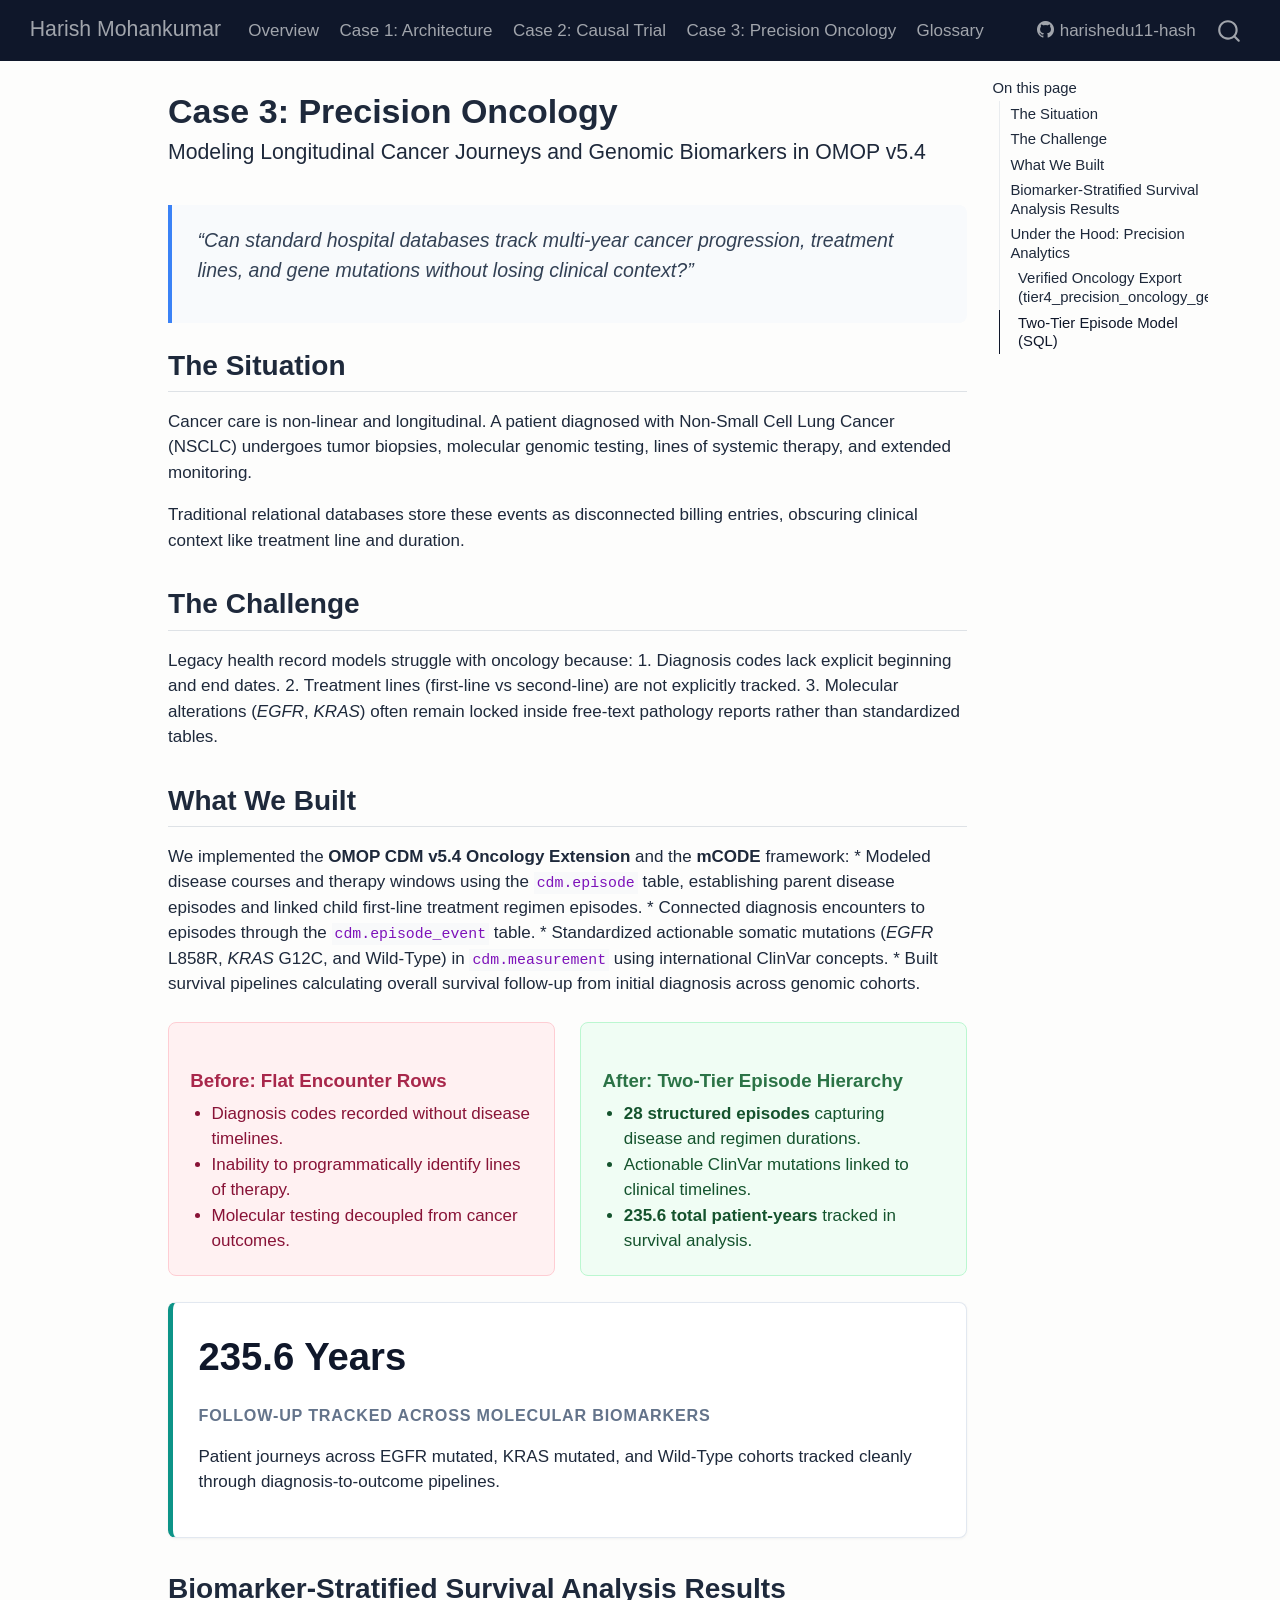
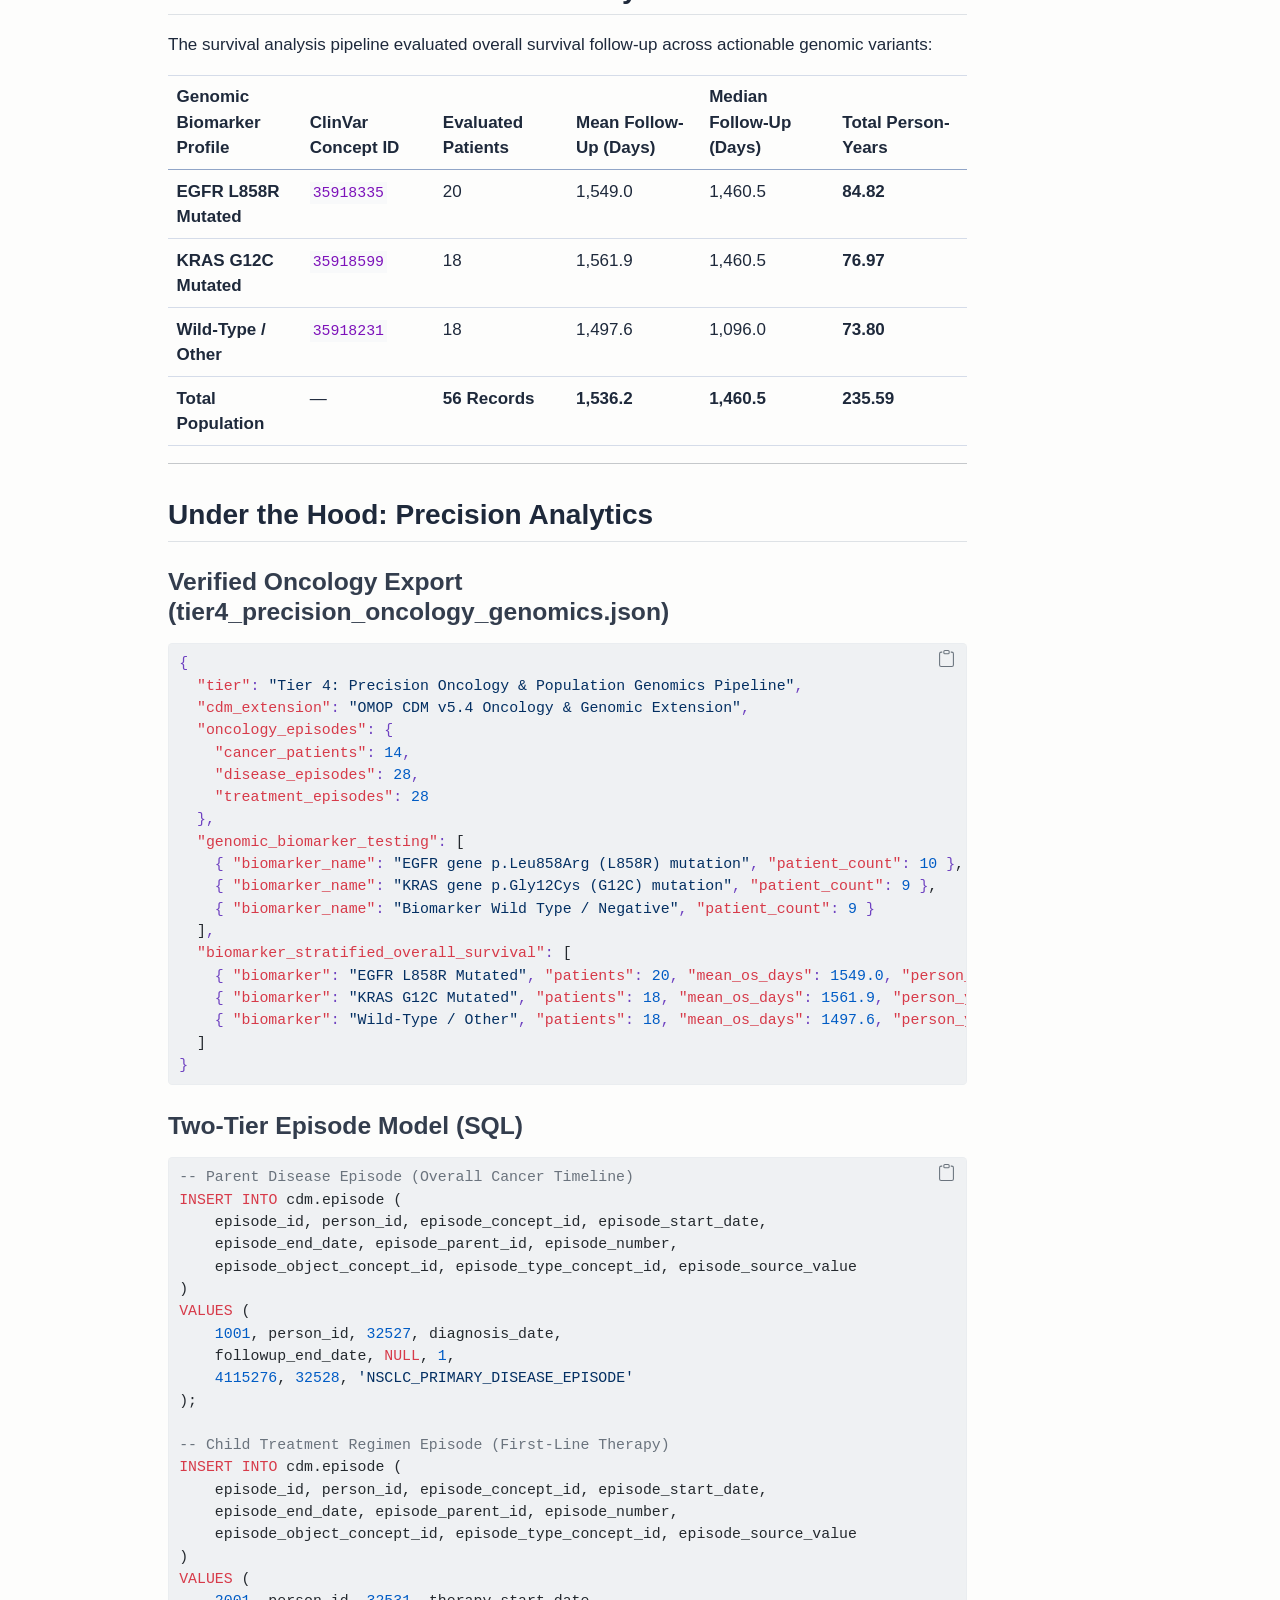
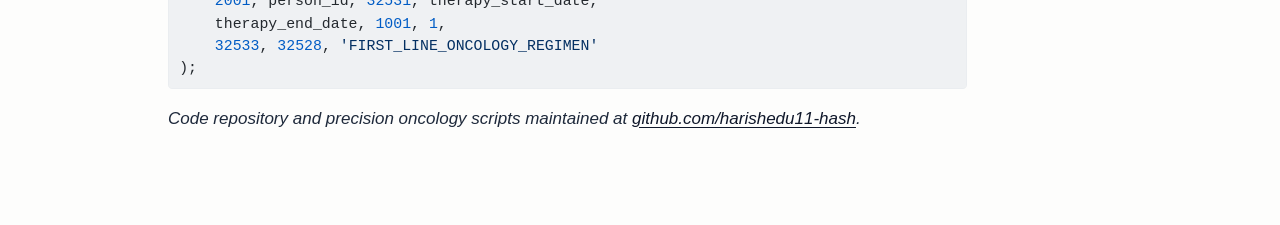
<file: implementation-3.html>
<!DOCTYPE html>
<html xmlns="http://www.w3.org/1999/xhtml" lang="en" xml:lang="en"><head>

<meta charset="utf-8">
<meta name="generator" content="quarto-1.4.553">

<meta name="viewport" content="width=device-width, initial-scale=1.0, user-scalable=yes">


<title>Harish Mohankumar | Health Data Engineering - Case 3: Precision Oncology</title>
<style>
code{white-space: pre-wrap;}
span.smallcaps{font-variant: small-caps;}
div.columns{display: flex; gap: min(4vw, 1.5em);}
div.column{flex: auto; overflow-x: auto;}
div.hanging-indent{margin-left: 1.5em; text-indent: -1.5em;}
ul.task-list{list-style: none;}
ul.task-list li input[type="checkbox"] {
  width: 0.8em;
  margin: 0 0.8em 0.2em -1em; /* quarto-specific, see https://github.com/quarto-dev/quarto-cli/issues/4556 */ 
  vertical-align: middle;
}
/* CSS for syntax highlighting */
pre > code.sourceCode { white-space: pre; position: relative; }
pre > code.sourceCode > span { line-height: 1.25; }
pre > code.sourceCode > span:empty { height: 1.2em; }
.sourceCode { overflow: visible; }
code.sourceCode > span { color: inherit; text-decoration: inherit; }
div.sourceCode { margin: 1em 0; }
pre.sourceCode { margin: 0; }
@media screen {
div.sourceCode { overflow: auto; }
}
@media print {
pre > code.sourceCode { white-space: pre-wrap; }
pre > code.sourceCode > span { text-indent: -5em; padding-left: 5em; }
}
pre.numberSource code
  { counter-reset: source-line 0; }
pre.numberSource code > span
  { position: relative; left: -4em; counter-increment: source-line; }
pre.numberSource code > span > a:first-child::before
  { content: counter(source-line);
    position: relative; left: -1em; text-align: right; vertical-align: baseline;
    border: none; display: inline-block;
    -webkit-touch-callout: none; -webkit-user-select: none;
    -khtml-user-select: none; -moz-user-select: none;
    -ms-user-select: none; user-select: none;
    padding: 0 4px; width: 4em;
  }
pre.numberSource { margin-left: 3em;  padding-left: 4px; }
div.sourceCode
  {   }
@media screen {
pre > code.sourceCode > span > a:first-child::before { text-decoration: underline; }
}
</style>


<script src="site_libs/quarto-nav/quarto-nav.js"></script>
<script src="site_libs/quarto-nav/headroom.min.js"></script>
<script src="site_libs/clipboard/clipboard.min.js"></script>
<script src="site_libs/quarto-search/autocomplete.umd.js"></script>
<script src="site_libs/quarto-search/fuse.min.js"></script>
<script src="site_libs/quarto-search/quarto-search.js"></script>
<meta name="quarto:offset" content="./">
<script src="site_libs/quarto-html/quarto.js"></script>
<script src="site_libs/quarto-html/popper.min.js"></script>
<script src="site_libs/quarto-html/tippy.umd.min.js"></script>
<script src="site_libs/quarto-html/anchor.min.js"></script>
<link href="site_libs/quarto-html/tippy.css" rel="stylesheet">
<link href="site_libs/quarto-html/quarto-syntax-highlighting.css" rel="stylesheet" id="quarto-text-highlighting-styles">
<script src="site_libs/bootstrap/bootstrap.min.js"></script>
<link href="site_libs/bootstrap/bootstrap-icons.css" rel="stylesheet">
<link href="site_libs/bootstrap/bootstrap.min.css" rel="stylesheet" id="quarto-bootstrap" data-mode="light">
<script id="quarto-search-options" type="application/json">{
  "location": "navbar",
  "copy-button": false,
  "collapse-after": 3,
  "panel-placement": "end",
  "type": "overlay",
  "limit": 50,
  "keyboard-shortcut": [
    "f",
    "/",
    "s"
  ],
  "show-item-context": false,
  "language": {
    "search-no-results-text": "No results",
    "search-matching-documents-text": "matching documents",
    "search-copy-link-title": "Copy link to search",
    "search-hide-matches-text": "Hide additional matches",
    "search-more-match-text": "more match in this document",
    "search-more-matches-text": "more matches in this document",
    "search-clear-button-title": "Clear",
    "search-text-placeholder": "",
    "search-detached-cancel-button-title": "Cancel",
    "search-submit-button-title": "Submit",
    "search-label": "Search"
  }
}</script>
<style>html{ scroll-behavior: smooth; }</style>


</head>

<body class="nav-fixed">

<div id="quarto-search-results"></div>
  <header id="quarto-header" class="headroom fixed-top">
    <nav class="navbar navbar-expand-lg " data-bs-theme="dark">
      <div class="navbar-container container-fluid">
      <div class="navbar-brand-container mx-auto">
    <a class="navbar-brand" href="./index.html">
    <span class="navbar-title">Harish Mohankumar</span>
    </a>
  </div>
            <div id="quarto-search" class="" title="Search"></div>
          <button class="navbar-toggler" type="button" data-bs-toggle="collapse" data-bs-target="#navbarCollapse" aria-controls="navbarCollapse" aria-expanded="false" aria-label="Toggle navigation" onclick="if (window.quartoToggleHeadroom) { window.quartoToggleHeadroom(); }">
  <span class="navbar-toggler-icon"></span>
</button>
          <div class="collapse navbar-collapse" id="navbarCollapse">
            <ul class="navbar-nav navbar-nav-scroll me-auto">
  <li class="nav-item">
    <a class="nav-link" href="./index.html"> 
<span class="menu-text">Overview</span></a>
  </li>  
  <li class="nav-item">
    <a class="nav-link" href="./implementation-1.html"> 
<span class="menu-text">Case 1: Architecture</span></a>
  </li>  
  <li class="nav-item">
    <a class="nav-link" href="./implementation-2.html"> 
<span class="menu-text">Case 2: Causal Trial</span></a>
  </li>  
  <li class="nav-item">
    <a class="nav-link active" href="./implementation-3.html" aria-current="page"> 
<span class="menu-text">Case 3: Precision Oncology</span></a>
  </li>  
  <li class="nav-item">
    <a class="nav-link" href="./glossary.html"> 
<span class="menu-text">Glossary</span></a>
  </li>  
</ul>
            <ul class="navbar-nav navbar-nav-scroll ms-auto">
  <li class="nav-item">
    <a class="nav-link" href="https://github.com/harishedu11-hash"> <i class="bi bi-github" role="img" aria-label="GitHub Profile">
</i> 
<span class="menu-text">harishedu11-hash</span></a>
  </li>  
</ul>
          </div> <!-- /navcollapse -->
          <div class="quarto-navbar-tools">
</div>
      </div> <!-- /container-fluid -->
    </nav>
</header>
<!-- content -->
<div id="quarto-content" class="quarto-container page-columns page-rows-contents page-layout-article page-navbar">
<!-- sidebar -->
<!-- margin-sidebar -->
    <div id="quarto-margin-sidebar" class="sidebar margin-sidebar">
        <nav id="TOC" role="doc-toc" class="toc-active">
    <h2 id="toc-title">On this page</h2>
   
  <ul>
  <li><a href="#the-situation" id="toc-the-situation" class="nav-link active" data-scroll-target="#the-situation">The Situation</a></li>
  <li><a href="#the-challenge" id="toc-the-challenge" class="nav-link" data-scroll-target="#the-challenge">The Challenge</a></li>
  <li><a href="#what-we-built" id="toc-what-we-built" class="nav-link" data-scroll-target="#what-we-built">What We Built</a></li>
  <li><a href="#biomarker-stratified-survival-analysis-results" id="toc-biomarker-stratified-survival-analysis-results" class="nav-link" data-scroll-target="#biomarker-stratified-survival-analysis-results">Biomarker-Stratified Survival Analysis Results</a></li>
  <li><a href="#under-the-hood-precision-analytics" id="toc-under-the-hood-precision-analytics" class="nav-link" data-scroll-target="#under-the-hood-precision-analytics">Under the Hood: Precision Analytics</a>
  <ul class="collapse">
  <li><a href="#verified-oncology-export-tier4_precision_oncology_genomics.json" id="toc-verified-oncology-export-tier4_precision_oncology_genomics.json" class="nav-link" data-scroll-target="#verified-oncology-export-tier4_precision_oncology_genomics.json">Verified Oncology Export (tier4_precision_oncology_genomics.json)</a></li>
  <li><a href="#two-tier-episode-model-sql" id="toc-two-tier-episode-model-sql" class="nav-link" data-scroll-target="#two-tier-episode-model-sql">Two-Tier Episode Model (SQL)</a></li>
  </ul></li>
  </ul>
</nav>
    </div>
<!-- main -->
<main class="content" id="quarto-document-content">

<header id="title-block-header" class="quarto-title-block default">
<div class="quarto-title">
<h1 class="title">Case 3: Precision Oncology</h1>
<p class="subtitle lead">Modeling Longitudinal Cancer Journeys and Genomic Biomarkers in OMOP v5.4</p>
</div>



<div class="quarto-title-meta">

    
  
    
  </div>
  


</header>


<div class="human-callout">
<p>“Can standard hospital databases track multi-year cancer progression, treatment lines, and gene mutations without losing clinical context?”</p>
</div>
<section id="the-situation" class="level2">
<h2 class="anchored" data-anchor-id="the-situation">The Situation</h2>
<p>Cancer care is non-linear and longitudinal. A patient diagnosed with Non-Small Cell Lung Cancer (NSCLC) undergoes tumor biopsies, molecular genomic testing, lines of systemic therapy, and extended monitoring.</p>
<p>Traditional relational databases store these events as disconnected billing entries, obscuring clinical context like treatment line and duration.</p>
</section>
<section id="the-challenge" class="level2">
<h2 class="anchored" data-anchor-id="the-challenge">The Challenge</h2>
<p>Legacy health record models struggle with oncology because: 1. Diagnosis codes lack explicit beginning and end dates. 2. Treatment lines (first-line vs second-line) are not explicitly tracked. 3. Molecular alterations (<em>EGFR</em>, <em>KRAS</em>) often remain locked inside free-text pathology reports rather than standardized tables.</p>
</section>
<section id="what-we-built" class="level2">
<h2 class="anchored" data-anchor-id="what-we-built">What We Built</h2>
<p>We implemented the <strong>OMOP CDM v5.4 Oncology Extension</strong> and the <strong>mCODE</strong> framework: * Modeled disease courses and therapy windows using the <code>cdm.episode</code> table, establishing parent disease episodes and linked child first-line treatment regimen episodes. * Connected diagnosis encounters to episodes through the <code>cdm.episode_event</code> table. * Standardized actionable somatic mutations (<em>EGFR</em> L858R, <em>KRAS</em> G12C, and Wild-Type) in <code>cdm.measurement</code> using international ClinVar concepts. * Built survival pipelines calculating overall survival follow-up from initial diagnosis across genomic cohorts.</p>
<div class="before-after-box">
<section id="before-flat-encounter-rows" class="level4 before-panel">
<h4 class="anchored" data-anchor-id="before-flat-encounter-rows">Before: Flat Encounter Rows</h4>
<ul>
<li>Diagnosis codes recorded without disease timelines.</li>
<li>Inability to programmatically identify lines of therapy.</li>
<li>Molecular testing decoupled from cancer outcomes.</li>
</ul>
</section>
<section id="after-two-tier-episode-hierarchy" class="level4 after-panel">
<h4 class="anchored" data-anchor-id="after-two-tier-episode-hierarchy">After: Two-Tier Episode Hierarchy</h4>
<ul>
<li><strong>28 structured episodes</strong> capturing disease and regimen durations.</li>
<li>Actionable ClinVar mutations linked to clinical timelines.</li>
<li><strong>235.6 total patient-years</strong> tracked in survival analysis.</li>
</ul>
</section>
</div>
<div class="metric-card">
<div class="metric-headline">
<p>235.6 Years</p>
</div>
<div class="metric-label">
<p>Follow-Up Tracked Across Molecular Biomarkers</p>
</div>
<p>Patient journeys across EGFR mutated, KRAS mutated, and Wild-Type cohorts tracked cleanly through diagnosis-to-outcome pipelines.</p>
</div>
</section>
<section id="biomarker-stratified-survival-analysis-results" class="level2">
<h2 class="anchored" data-anchor-id="biomarker-stratified-survival-analysis-results">Biomarker-Stratified Survival Analysis Results</h2>
<p>The survival analysis pipeline evaluated overall survival follow-up across actionable genomic variants:</p>
<table class="table">
<colgroup>
<col style="width: 16%">
<col style="width: 16%">
<col style="width: 16%">
<col style="width: 16%">
<col style="width: 16%">
<col style="width: 16%">
</colgroup>
<thead>
<tr class="header">
<th style="text-align: left;">Genomic Biomarker Profile</th>
<th style="text-align: left;">ClinVar Concept ID</th>
<th style="text-align: left;">Evaluated Patients</th>
<th style="text-align: left;">Mean Follow-Up (Days)</th>
<th style="text-align: left;">Median Follow-Up (Days)</th>
<th style="text-align: left;">Total Person-Years</th>
</tr>
</thead>
<tbody>
<tr class="odd">
<td style="text-align: left;"><strong>EGFR L858R Mutated</strong></td>
<td style="text-align: left;"><code>35918335</code></td>
<td style="text-align: left;">20</td>
<td style="text-align: left;">1,549.0</td>
<td style="text-align: left;">1,460.5</td>
<td style="text-align: left;"><strong>84.82</strong></td>
</tr>
<tr class="even">
<td style="text-align: left;"><strong>KRAS G12C Mutated</strong></td>
<td style="text-align: left;"><code>35918599</code></td>
<td style="text-align: left;">18</td>
<td style="text-align: left;">1,561.9</td>
<td style="text-align: left;">1,460.5</td>
<td style="text-align: left;"><strong>76.97</strong></td>
</tr>
<tr class="odd">
<td style="text-align: left;"><strong>Wild-Type / Other</strong></td>
<td style="text-align: left;"><code>35918231</code></td>
<td style="text-align: left;">18</td>
<td style="text-align: left;">1,497.6</td>
<td style="text-align: left;">1,096.0</td>
<td style="text-align: left;"><strong>73.80</strong></td>
</tr>
<tr class="even">
<td style="text-align: left;"><strong>Total Population</strong></td>
<td style="text-align: left;">—</td>
<td style="text-align: left;"><strong>56 Records</strong></td>
<td style="text-align: left;"><strong>1,536.2</strong></td>
<td style="text-align: left;"><strong>1,460.5</strong></td>
<td style="text-align: left;"><strong>235.59</strong></td>
</tr>
</tbody>
</table>
<hr>
</section>
<section id="under-the-hood-precision-analytics" class="level2">
<h2 class="anchored" data-anchor-id="under-the-hood-precision-analytics">Under the Hood: Precision Analytics</h2>
<section id="verified-oncology-export-tier4_precision_oncology_genomics.json" class="level3">
<h3 class="anchored" data-anchor-id="verified-oncology-export-tier4_precision_oncology_genomics.json">Verified Oncology Export (tier4_precision_oncology_genomics.json)</h3>
<div class="sourceCode" id="cb1"><pre class="sourceCode json code-with-copy"><code class="sourceCode json"><span id="cb1-1"><a href="#cb1-1" aria-hidden="true" tabindex="-1"></a><span class="fu">{</span></span>
<span id="cb1-2"><a href="#cb1-2" aria-hidden="true" tabindex="-1"></a>  <span class="dt">"tier"</span><span class="fu">:</span> <span class="st">"Tier 4: Precision Oncology &amp; Population Genomics Pipeline"</span><span class="fu">,</span></span>
<span id="cb1-3"><a href="#cb1-3" aria-hidden="true" tabindex="-1"></a>  <span class="dt">"cdm_extension"</span><span class="fu">:</span> <span class="st">"OMOP CDM v5.4 Oncology &amp; Genomic Extension"</span><span class="fu">,</span></span>
<span id="cb1-4"><a href="#cb1-4" aria-hidden="true" tabindex="-1"></a>  <span class="dt">"oncology_episodes"</span><span class="fu">:</span> <span class="fu">{</span></span>
<span id="cb1-5"><a href="#cb1-5" aria-hidden="true" tabindex="-1"></a>    <span class="dt">"cancer_patients"</span><span class="fu">:</span> <span class="dv">14</span><span class="fu">,</span></span>
<span id="cb1-6"><a href="#cb1-6" aria-hidden="true" tabindex="-1"></a>    <span class="dt">"disease_episodes"</span><span class="fu">:</span> <span class="dv">28</span><span class="fu">,</span></span>
<span id="cb1-7"><a href="#cb1-7" aria-hidden="true" tabindex="-1"></a>    <span class="dt">"treatment_episodes"</span><span class="fu">:</span> <span class="dv">28</span></span>
<span id="cb1-8"><a href="#cb1-8" aria-hidden="true" tabindex="-1"></a>  <span class="fu">},</span></span>
<span id="cb1-9"><a href="#cb1-9" aria-hidden="true" tabindex="-1"></a>  <span class="dt">"genomic_biomarker_testing"</span><span class="fu">:</span> <span class="ot">[</span></span>
<span id="cb1-10"><a href="#cb1-10" aria-hidden="true" tabindex="-1"></a>    <span class="fu">{</span> <span class="dt">"biomarker_name"</span><span class="fu">:</span> <span class="st">"EGFR gene p.Leu858Arg (L858R) mutation"</span><span class="fu">,</span> <span class="dt">"patient_count"</span><span class="fu">:</span> <span class="dv">10</span> <span class="fu">}</span><span class="ot">,</span></span>
<span id="cb1-11"><a href="#cb1-11" aria-hidden="true" tabindex="-1"></a>    <span class="fu">{</span> <span class="dt">"biomarker_name"</span><span class="fu">:</span> <span class="st">"KRAS gene p.Gly12Cys (G12C) mutation"</span><span class="fu">,</span> <span class="dt">"patient_count"</span><span class="fu">:</span> <span class="dv">9</span> <span class="fu">}</span><span class="ot">,</span></span>
<span id="cb1-12"><a href="#cb1-12" aria-hidden="true" tabindex="-1"></a>    <span class="fu">{</span> <span class="dt">"biomarker_name"</span><span class="fu">:</span> <span class="st">"Biomarker Wild Type / Negative"</span><span class="fu">,</span> <span class="dt">"patient_count"</span><span class="fu">:</span> <span class="dv">9</span> <span class="fu">}</span></span>
<span id="cb1-13"><a href="#cb1-13" aria-hidden="true" tabindex="-1"></a>  <span class="ot">]</span><span class="fu">,</span></span>
<span id="cb1-14"><a href="#cb1-14" aria-hidden="true" tabindex="-1"></a>  <span class="dt">"biomarker_stratified_overall_survival"</span><span class="fu">:</span> <span class="ot">[</span></span>
<span id="cb1-15"><a href="#cb1-15" aria-hidden="true" tabindex="-1"></a>    <span class="fu">{</span> <span class="dt">"biomarker"</span><span class="fu">:</span> <span class="st">"EGFR L858R Mutated"</span><span class="fu">,</span> <span class="dt">"patients"</span><span class="fu">:</span> <span class="dv">20</span><span class="fu">,</span> <span class="dt">"mean_os_days"</span><span class="fu">:</span> <span class="fl">1549.0</span><span class="fu">,</span> <span class="dt">"person_years"</span><span class="fu">:</span> <span class="fl">84.82</span> <span class="fu">}</span><span class="ot">,</span></span>
<span id="cb1-16"><a href="#cb1-16" aria-hidden="true" tabindex="-1"></a>    <span class="fu">{</span> <span class="dt">"biomarker"</span><span class="fu">:</span> <span class="st">"KRAS G12C Mutated"</span><span class="fu">,</span> <span class="dt">"patients"</span><span class="fu">:</span> <span class="dv">18</span><span class="fu">,</span> <span class="dt">"mean_os_days"</span><span class="fu">:</span> <span class="fl">1561.9</span><span class="fu">,</span> <span class="dt">"person_years"</span><span class="fu">:</span> <span class="fl">76.97</span> <span class="fu">}</span><span class="ot">,</span></span>
<span id="cb1-17"><a href="#cb1-17" aria-hidden="true" tabindex="-1"></a>    <span class="fu">{</span> <span class="dt">"biomarker"</span><span class="fu">:</span> <span class="st">"Wild-Type / Other"</span><span class="fu">,</span> <span class="dt">"patients"</span><span class="fu">:</span> <span class="dv">18</span><span class="fu">,</span> <span class="dt">"mean_os_days"</span><span class="fu">:</span> <span class="fl">1497.6</span><span class="fu">,</span> <span class="dt">"person_years"</span><span class="fu">:</span> <span class="fl">73.80</span> <span class="fu">}</span></span>
<span id="cb1-18"><a href="#cb1-18" aria-hidden="true" tabindex="-1"></a>  <span class="ot">]</span></span>
<span id="cb1-19"><a href="#cb1-19" aria-hidden="true" tabindex="-1"></a><span class="fu">}</span></span></code><button title="Copy to Clipboard" class="code-copy-button"><i class="bi"></i></button></pre></div>
</section>
<section id="two-tier-episode-model-sql" class="level3">
<h3 class="anchored" data-anchor-id="two-tier-episode-model-sql">Two-Tier Episode Model (SQL)</h3>
<div class="sourceCode" id="cb2"><pre class="sourceCode sql code-with-copy"><code class="sourceCode sql"><span id="cb2-1"><a href="#cb2-1" aria-hidden="true" tabindex="-1"></a><span class="co">-- Parent Disease Episode (Overall Cancer Timeline)</span></span>
<span id="cb2-2"><a href="#cb2-2" aria-hidden="true" tabindex="-1"></a><span class="kw">INSERT</span> <span class="kw">INTO</span> cdm.episode (</span>
<span id="cb2-3"><a href="#cb2-3" aria-hidden="true" tabindex="-1"></a>    episode_id, person_id, episode_concept_id, episode_start_date,</span>
<span id="cb2-4"><a href="#cb2-4" aria-hidden="true" tabindex="-1"></a>    episode_end_date, episode_parent_id, episode_number,</span>
<span id="cb2-5"><a href="#cb2-5" aria-hidden="true" tabindex="-1"></a>    episode_object_concept_id, episode_type_concept_id, episode_source_value</span>
<span id="cb2-6"><a href="#cb2-6" aria-hidden="true" tabindex="-1"></a>)</span>
<span id="cb2-7"><a href="#cb2-7" aria-hidden="true" tabindex="-1"></a><span class="kw">VALUES</span> (</span>
<span id="cb2-8"><a href="#cb2-8" aria-hidden="true" tabindex="-1"></a>    <span class="dv">1001</span>, person_id, <span class="dv">32527</span>, diagnosis_date,</span>
<span id="cb2-9"><a href="#cb2-9" aria-hidden="true" tabindex="-1"></a>    followup_end_date, <span class="kw">NULL</span>, <span class="dv">1</span>,</span>
<span id="cb2-10"><a href="#cb2-10" aria-hidden="true" tabindex="-1"></a>    <span class="dv">4115276</span>, <span class="dv">32528</span>, <span class="st">'NSCLC_PRIMARY_DISEASE_EPISODE'</span></span>
<span id="cb2-11"><a href="#cb2-11" aria-hidden="true" tabindex="-1"></a>);</span>
<span id="cb2-12"><a href="#cb2-12" aria-hidden="true" tabindex="-1"></a></span>
<span id="cb2-13"><a href="#cb2-13" aria-hidden="true" tabindex="-1"></a><span class="co">-- Child Treatment Regimen Episode (First-Line Therapy)</span></span>
<span id="cb2-14"><a href="#cb2-14" aria-hidden="true" tabindex="-1"></a><span class="kw">INSERT</span> <span class="kw">INTO</span> cdm.episode (</span>
<span id="cb2-15"><a href="#cb2-15" aria-hidden="true" tabindex="-1"></a>    episode_id, person_id, episode_concept_id, episode_start_date,</span>
<span id="cb2-16"><a href="#cb2-16" aria-hidden="true" tabindex="-1"></a>    episode_end_date, episode_parent_id, episode_number,</span>
<span id="cb2-17"><a href="#cb2-17" aria-hidden="true" tabindex="-1"></a>    episode_object_concept_id, episode_type_concept_id, episode_source_value</span>
<span id="cb2-18"><a href="#cb2-18" aria-hidden="true" tabindex="-1"></a>)</span>
<span id="cb2-19"><a href="#cb2-19" aria-hidden="true" tabindex="-1"></a><span class="kw">VALUES</span> (</span>
<span id="cb2-20"><a href="#cb2-20" aria-hidden="true" tabindex="-1"></a>    <span class="dv">2001</span>, person_id, <span class="dv">32531</span>, therapy_start_date,</span>
<span id="cb2-21"><a href="#cb2-21" aria-hidden="true" tabindex="-1"></a>    therapy_end_date, <span class="dv">1001</span>, <span class="dv">1</span>,</span>
<span id="cb2-22"><a href="#cb2-22" aria-hidden="true" tabindex="-1"></a>    <span class="dv">32533</span>, <span class="dv">32528</span>, <span class="st">'FIRST_LINE_ONCOLOGY_REGIMEN'</span></span>
<span id="cb2-23"><a href="#cb2-23" aria-hidden="true" tabindex="-1"></a>);</span></code><button title="Copy to Clipboard" class="code-copy-button"><i class="bi"></i></button></pre></div>
<p><em>Code repository and precision oncology scripts maintained at <a href="https://www.google.com/search?q=https://github.com/harishedu11-hash">github.com/harishedu11-hash</a>.</em></p>


</section>
</section>

</main> <!-- /main -->
<script id="quarto-html-after-body" type="application/javascript">
window.document.addEventListener("DOMContentLoaded", function (event) {
  const toggleBodyColorMode = (bsSheetEl) => {
    const mode = bsSheetEl.getAttribute("data-mode");
    const bodyEl = window.document.querySelector("body");
    if (mode === "dark") {
      bodyEl.classList.add("quarto-dark");
      bodyEl.classList.remove("quarto-light");
    } else {
      bodyEl.classList.add("quarto-light");
      bodyEl.classList.remove("quarto-dark");
    }
  }
  const toggleBodyColorPrimary = () => {
    const bsSheetEl = window.document.querySelector("link#quarto-bootstrap");
    if (bsSheetEl) {
      toggleBodyColorMode(bsSheetEl);
    }
  }
  toggleBodyColorPrimary();  
  const icon = "";
  const anchorJS = new window.AnchorJS();
  anchorJS.options = {
    placement: 'right',
    icon: icon
  };
  anchorJS.add('.anchored');
  const isCodeAnnotation = (el) => {
    for (const clz of el.classList) {
      if (clz.startsWith('code-annotation-')) {                     
        return true;
      }
    }
    return false;
  }
  const clipboard = new window.ClipboardJS('.code-copy-button', {
    text: function(trigger) {
      const codeEl = trigger.previousElementSibling.cloneNode(true);
      for (const childEl of codeEl.children) {
        if (isCodeAnnotation(childEl)) {
          childEl.remove();
        }
      }
      return codeEl.innerText;
    }
  });
  clipboard.on('success', function(e) {
    // button target
    const button = e.trigger;
    // don't keep focus
    button.blur();
    // flash "checked"
    button.classList.add('code-copy-button-checked');
    var currentTitle = button.getAttribute("title");
    button.setAttribute("title", "Copied!");
    let tooltip;
    if (window.bootstrap) {
      button.setAttribute("data-bs-toggle", "tooltip");
      button.setAttribute("data-bs-placement", "left");
      button.setAttribute("data-bs-title", "Copied!");
      tooltip = new bootstrap.Tooltip(button, 
        { trigger: "manual", 
          customClass: "code-copy-button-tooltip",
          offset: [0, -8]});
      tooltip.show();    
    }
    setTimeout(function() {
      if (tooltip) {
        tooltip.hide();
        button.removeAttribute("data-bs-title");
        button.removeAttribute("data-bs-toggle");
        button.removeAttribute("data-bs-placement");
      }
      button.setAttribute("title", currentTitle);
      button.classList.remove('code-copy-button-checked');
    }, 1000);
    // clear code selection
    e.clearSelection();
  });
    var localhostRegex = new RegExp(/^(?:http|https):\/\/localhost\:?[0-9]*\//);
    var mailtoRegex = new RegExp(/^mailto:/);
      var filterRegex = new RegExp("https:\/\/harishedu11-hash\.github\.io\/omop-showcase");
    var isInternal = (href) => {
        return filterRegex.test(href) || localhostRegex.test(href) || mailtoRegex.test(href);
    }
    // Inspect non-navigation links and adorn them if external
 	var links = window.document.querySelectorAll('a[href]:not(.nav-link):not(.navbar-brand):not(.toc-action):not(.sidebar-link):not(.sidebar-item-toggle):not(.pagination-link):not(.no-external):not([aria-hidden]):not(.dropdown-item):not(.quarto-navigation-tool)');
    for (var i=0; i<links.length; i++) {
      const link = links[i];
      if (!isInternal(link.href)) {
        // undo the damage that might have been done by quarto-nav.js in the case of
        // links that we want to consider external
        if (link.dataset.originalHref !== undefined) {
          link.href = link.dataset.originalHref;
        }
      }
    }
  function tippyHover(el, contentFn, onTriggerFn, onUntriggerFn) {
    const config = {
      allowHTML: true,
      maxWidth: 500,
      delay: 100,
      arrow: false,
      appendTo: function(el) {
          return el.parentElement;
      },
      interactive: true,
      interactiveBorder: 10,
      theme: 'quarto',
      placement: 'bottom-start',
    };
    if (contentFn) {
      config.content = contentFn;
    }
    if (onTriggerFn) {
      config.onTrigger = onTriggerFn;
    }
    if (onUntriggerFn) {
      config.onUntrigger = onUntriggerFn;
    }
    window.tippy(el, config); 
  }
  const noterefs = window.document.querySelectorAll('a[role="doc-noteref"]');
  for (var i=0; i<noterefs.length; i++) {
    const ref = noterefs[i];
    tippyHover(ref, function() {
      // use id or data attribute instead here
      let href = ref.getAttribute('data-footnote-href') || ref.getAttribute('href');
      try { href = new URL(href).hash; } catch {}
      const id = href.replace(/^#\/?/, "");
      const note = window.document.getElementById(id);
      if (note) {
        return note.innerHTML;
      } else {
        return "";
      }
    });
  }
  const xrefs = window.document.querySelectorAll('a.quarto-xref');
  const processXRef = (id, note) => {
    // Strip column container classes
    const stripColumnClz = (el) => {
      el.classList.remove("page-full", "page-columns");
      if (el.children) {
        for (const child of el.children) {
          stripColumnClz(child);
        }
      }
    }
    stripColumnClz(note)
    if (id === null || id.startsWith('sec-')) {
      // Special case sections, only their first couple elements
      const container = document.createElement("div");
      if (note.children && note.children.length > 2) {
        container.appendChild(note.children[0].cloneNode(true));
        for (let i = 1; i < note.children.length; i++) {
          const child = note.children[i];
          if (child.tagName === "P" && child.innerText === "") {
            continue;
          } else {
            container.appendChild(child.cloneNode(true));
            break;
          }
        }
        if (window.Quarto?.typesetMath) {
          window.Quarto.typesetMath(container);
        }
        return container.innerHTML
      } else {
        if (window.Quarto?.typesetMath) {
          window.Quarto.typesetMath(note);
        }
        return note.innerHTML;
      }
    } else {
      // Remove any anchor links if they are present
      const anchorLink = note.querySelector('a.anchorjs-link');
      if (anchorLink) {
        anchorLink.remove();
      }
      if (window.Quarto?.typesetMath) {
        window.Quarto.typesetMath(note);
      }
      // TODO in 1.5, we should make sure this works without a callout special case
      if (note.classList.contains("callout")) {
        return note.outerHTML;
      } else {
        return note.innerHTML;
      }
    }
  }
  for (var i=0; i<xrefs.length; i++) {
    const xref = xrefs[i];
    tippyHover(xref, undefined, function(instance) {
      instance.disable();
      let url = xref.getAttribute('href');
      let hash = undefined; 
      if (url.startsWith('#')) {
        hash = url;
      } else {
        try { hash = new URL(url).hash; } catch {}
      }
      if (hash) {
        const id = hash.replace(/^#\/?/, "");
        const note = window.document.getElementById(id);
        if (note !== null) {
          try {
            const html = processXRef(id, note.cloneNode(true));
            instance.setContent(html);
          } finally {
            instance.enable();
            instance.show();
          }
        } else {
          // See if we can fetch this
          fetch(url.split('#')[0])
          .then(res => res.text())
          .then(html => {
            const parser = new DOMParser();
            const htmlDoc = parser.parseFromString(html, "text/html");
            const note = htmlDoc.getElementById(id);
            if (note !== null) {
              const html = processXRef(id, note);
              instance.setContent(html);
            } 
          }).finally(() => {
            instance.enable();
            instance.show();
          });
        }
      } else {
        // See if we can fetch a full url (with no hash to target)
        // This is a special case and we should probably do some content thinning / targeting
        fetch(url)
        .then(res => res.text())
        .then(html => {
          const parser = new DOMParser();
          const htmlDoc = parser.parseFromString(html, "text/html");
          const note = htmlDoc.querySelector('main.content');
          if (note !== null) {
            // This should only happen for chapter cross references
            // (since there is no id in the URL)
            // remove the first header
            if (note.children.length > 0 && note.children[0].tagName === "HEADER") {
              note.children[0].remove();
            }
            const html = processXRef(null, note);
            instance.setContent(html);
          } 
        }).finally(() => {
          instance.enable();
          instance.show();
        });
      }
    }, function(instance) {
    });
  }
      let selectedAnnoteEl;
      const selectorForAnnotation = ( cell, annotation) => {
        let cellAttr = 'data-code-cell="' + cell + '"';
        let lineAttr = 'data-code-annotation="' +  annotation + '"';
        const selector = 'span[' + cellAttr + '][' + lineAttr + ']';
        return selector;
      }
      const selectCodeLines = (annoteEl) => {
        const doc = window.document;
        const targetCell = annoteEl.getAttribute("data-target-cell");
        const targetAnnotation = annoteEl.getAttribute("data-target-annotation");
        const annoteSpan = window.document.querySelector(selectorForAnnotation(targetCell, targetAnnotation));
        const lines = annoteSpan.getAttribute("data-code-lines").split(",");
        const lineIds = lines.map((line) => {
          return targetCell + "-" + line;
        })
        let top = null;
        let height = null;
        let parent = null;
        if (lineIds.length > 0) {
            //compute the position of the single el (top and bottom and make a div)
            const el = window.document.getElementById(lineIds[0]);
            top = el.offsetTop;
            height = el.offsetHeight;
            parent = el.parentElement.parentElement;
          if (lineIds.length > 1) {
            const lastEl = window.document.getElementById(lineIds[lineIds.length - 1]);
            const bottom = lastEl.offsetTop + lastEl.offsetHeight;
            height = bottom - top;
          }
          if (top !== null && height !== null && parent !== null) {
            // cook up a div (if necessary) and position it 
            let div = window.document.getElementById("code-annotation-line-highlight");
            if (div === null) {
              div = window.document.createElement("div");
              div.setAttribute("id", "code-annotation-line-highlight");
              div.style.position = 'absolute';
              parent.appendChild(div);
            }
            div.style.top = top - 2 + "px";
            div.style.height = height + 4 + "px";
            div.style.left = 0;
            let gutterDiv = window.document.getElementById("code-annotation-line-highlight-gutter");
            if (gutterDiv === null) {
              gutterDiv = window.document.createElement("div");
              gutterDiv.setAttribute("id", "code-annotation-line-highlight-gutter");
              gutterDiv.style.position = 'absolute';
              const codeCell = window.document.getElementById(targetCell);
              const gutter = codeCell.querySelector('.code-annotation-gutter');
              gutter.appendChild(gutterDiv);
            }
            gutterDiv.style.top = top - 2 + "px";
            gutterDiv.style.height = height + 4 + "px";
          }
          selectedAnnoteEl = annoteEl;
        }
      };
      const unselectCodeLines = () => {
        const elementsIds = ["code-annotation-line-highlight", "code-annotation-line-highlight-gutter"];
        elementsIds.forEach((elId) => {
          const div = window.document.getElementById(elId);
          if (div) {
            div.remove();
          }
        });
        selectedAnnoteEl = undefined;
      };
        // Handle positioning of the toggle
    window.addEventListener(
      "resize",
      throttle(() => {
        elRect = undefined;
        if (selectedAnnoteEl) {
          selectCodeLines(selectedAnnoteEl);
        }
      }, 10)
    );
    function throttle(fn, ms) {
    let throttle = false;
    let timer;
      return (...args) => {
        if(!throttle) { // first call gets through
            fn.apply(this, args);
            throttle = true;
        } else { // all the others get throttled
            if(timer) clearTimeout(timer); // cancel #2
            timer = setTimeout(() => {
              fn.apply(this, args);
              timer = throttle = false;
            }, ms);
        }
      };
    }
      // Attach click handler to the DT
      const annoteDls = window.document.querySelectorAll('dt[data-target-cell]');
      for (const annoteDlNode of annoteDls) {
        annoteDlNode.addEventListener('click', (event) => {
          const clickedEl = event.target;
          if (clickedEl !== selectedAnnoteEl) {
            unselectCodeLines();
            const activeEl = window.document.querySelector('dt[data-target-cell].code-annotation-active');
            if (activeEl) {
              activeEl.classList.remove('code-annotation-active');
            }
            selectCodeLines(clickedEl);
            clickedEl.classList.add('code-annotation-active');
          } else {
            // Unselect the line
            unselectCodeLines();
            clickedEl.classList.remove('code-annotation-active');
          }
        });
      }
  const findCites = (el) => {
    const parentEl = el.parentElement;
    if (parentEl) {
      const cites = parentEl.dataset.cites;
      if (cites) {
        return {
          el,
          cites: cites.split(' ')
        };
      } else {
        return findCites(el.parentElement)
      }
    } else {
      return undefined;
    }
  };
  var bibliorefs = window.document.querySelectorAll('a[role="doc-biblioref"]');
  for (var i=0; i<bibliorefs.length; i++) {
    const ref = bibliorefs[i];
    const citeInfo = findCites(ref);
    if (citeInfo) {
      tippyHover(citeInfo.el, function() {
        var popup = window.document.createElement('div');
        citeInfo.cites.forEach(function(cite) {
          var citeDiv = window.document.createElement('div');
          citeDiv.classList.add('hanging-indent');
          citeDiv.classList.add('csl-entry');
          var biblioDiv = window.document.getElementById('ref-' + cite);
          if (biblioDiv) {
            citeDiv.innerHTML = biblioDiv.innerHTML;
          }
          popup.appendChild(citeDiv);
        });
        return popup.innerHTML;
      });
    }
  }
});
</script>
</div> <!-- /content -->




<script src="site_libs/quarto-html/zenscroll-min.js"></script>
</body></html>
</file>
<file: site_libs/quarto-html/tippy.css>
.tippy-box[data-animation=fade][data-state=hidden]{opacity:0}[data-tippy-root]{max-width:calc(100vw - 10px)}.tippy-box{position:relative;background-color:#333;color:#fff;border-radius:4px;font-size:14px;line-height:1.4;white-space:normal;outline:0;transition-property:transform,visibility,opacity}.tippy-box[data-placement^=top]>.tippy-arrow{bottom:0}.tippy-box[data-placement^=top]>.tippy-arrow:before{bottom:-7px;left:0;border-width:8px 8px 0;border-top-color:initial;transform-origin:center top}.tippy-box[data-placement^=bottom]>.tippy-arrow{top:0}.tippy-box[data-placement^=bottom]>.tippy-arrow:before{top:-7px;left:0;border-width:0 8px 8px;border-bottom-color:initial;transform-origin:center bottom}.tippy-box[data-placement^=left]>.tippy-arrow{right:0}.tippy-box[data-placement^=left]>.tippy-arrow:before{border-width:8px 0 8px 8px;border-left-color:initial;right:-7px;transform-origin:center left}.tippy-box[data-placement^=right]>.tippy-arrow{left:0}.tippy-box[data-placement^=right]>.tippy-arrow:before{left:-7px;border-width:8px 8px 8px 0;border-right-color:initial;transform-origin:center right}.tippy-box[data-inertia][data-state=visible]{transition-timing-function:cubic-bezier(.54,1.5,.38,1.11)}.tippy-arrow{width:16px;height:16px;color:#333}.tippy-arrow:before{content:"";position:absolute;border-color:transparent;border-style:solid}.tippy-content{position:relative;padding:5px 9px;z-index:1}
</file>
<file: site_libs/quarto-html/quarto-syntax-highlighting.css>
/* quarto syntax highlight colors */
:root {
  --quarto-hl-al-color: #ff5555;
  --quarto-hl-an-color: #6a737d;
  --quarto-hl-at-color: #d73a49;
  --quarto-hl-bn-color: #005cc5;
  --quarto-hl-bu-color: #d73a49;
  --quarto-hl-ch-color: #032f62;
  --quarto-hl-co-color: #6a737d;
  --quarto-hl-cv-color: #6a737d;
  --quarto-hl-cn-color: #005cc5;
  --quarto-hl-cf-color: #d73a49;
  --quarto-hl-dt-color: #d73a49;
  --quarto-hl-dv-color: #005cc5;
  --quarto-hl-do-color: #6a737d;
  --quarto-hl-er-color: #ff5555;
  --quarto-hl-ex-color: #d73a49;
  --quarto-hl-fl-color: #005cc5;
  --quarto-hl-fu-color: #6f42c1;
  --quarto-hl-im-color: #032f62;
  --quarto-hl-in-color: #6a737d;
  --quarto-hl-kw-color: #d73a49;
  --quarto-hl-op-color: #24292e;
  --quarto-hl-pp-color: #d73a49;
  --quarto-hl-re-color: #6a737d;
  --quarto-hl-sc-color: #005cc5;
  --quarto-hl-ss-color: #032f62;
  --quarto-hl-st-color: #032f62;
  --quarto-hl-va-color: #e36209;
  --quarto-hl-vs-color: #032f62;
  --quarto-hl-wa-color: #ff5555;
}

/* other quarto variables */
:root {
  --quarto-font-monospace: "JetBrains Mono", Consolas, Monaco, "Courier New", monospace;
}

code span.al {
  font-weight: bold;
  color: #ff5555;
}

code span.an {
  color: #6a737d;
}

code span.at {
  color: #d73a49;
}

code span.bn {
  color: #005cc5;
}

code span.bu {
  color: #d73a49;
}

code span.ch {
  color: #032f62;
}

code span.co {
  color: #6a737d;
}

code span.cv {
  color: #6a737d;
}

code span.cn {
  color: #005cc5;
}

code span.cf {
  color: #d73a49;
}

code span.dt {
  color: #d73a49;
}

code span.dv {
  color: #005cc5;
}

code span.do {
  color: #6a737d;
}

code span.er {
  color: #ff5555;
  text-decoration: underline;
}

code span.ex {
  font-weight: bold;
  color: #d73a49;
}

code span.fl {
  color: #005cc5;
}

code span.fu {
  color: #6f42c1;
}

code span.im {
  color: #032f62;
}

code span.in {
  color: #6a737d;
}

code span.kw {
  color: #d73a49;
}

pre > code.sourceCode > span {
  color: #24292e;
}

code span {
  color: #24292e;
}

code.sourceCode > span {
  color: #24292e;
}

div.sourceCode,
div.sourceCode pre.sourceCode {
  color: #24292e;
}

code span.op {
  color: #24292e;
}

code span.pp {
  color: #d73a49;
}

code span.re {
  color: #6a737d;
}

code span.sc {
  color: #005cc5;
}

code span.ss {
  color: #032f62;
}

code span.st {
  color: #032f62;
}

code span.va {
  color: #e36209;
}

code span.vs {
  color: #032f62;
}

code span.wa {
  color: #ff5555;
}

.prevent-inlining {
  content: "</";
}

/*# sourceMappingURL=debc5d5d77c3f9108843748ff7464032.css.map */
</file>
<file: site_libs/quarto-diagram/mermaid.css>
.mermaidTooltip {
  position: absolute;
  text-align: center;
  max-width: 200px;
  padding: 2px;
  font-family: "trebuchet ms", verdana, arial;
  font-size: 12px;
  background: #ffffde;
  border: 1px solid #aaaa33;
  border-radius: 2px;
  pointer-events: none;
  z-index: 1000;
}
</file>
